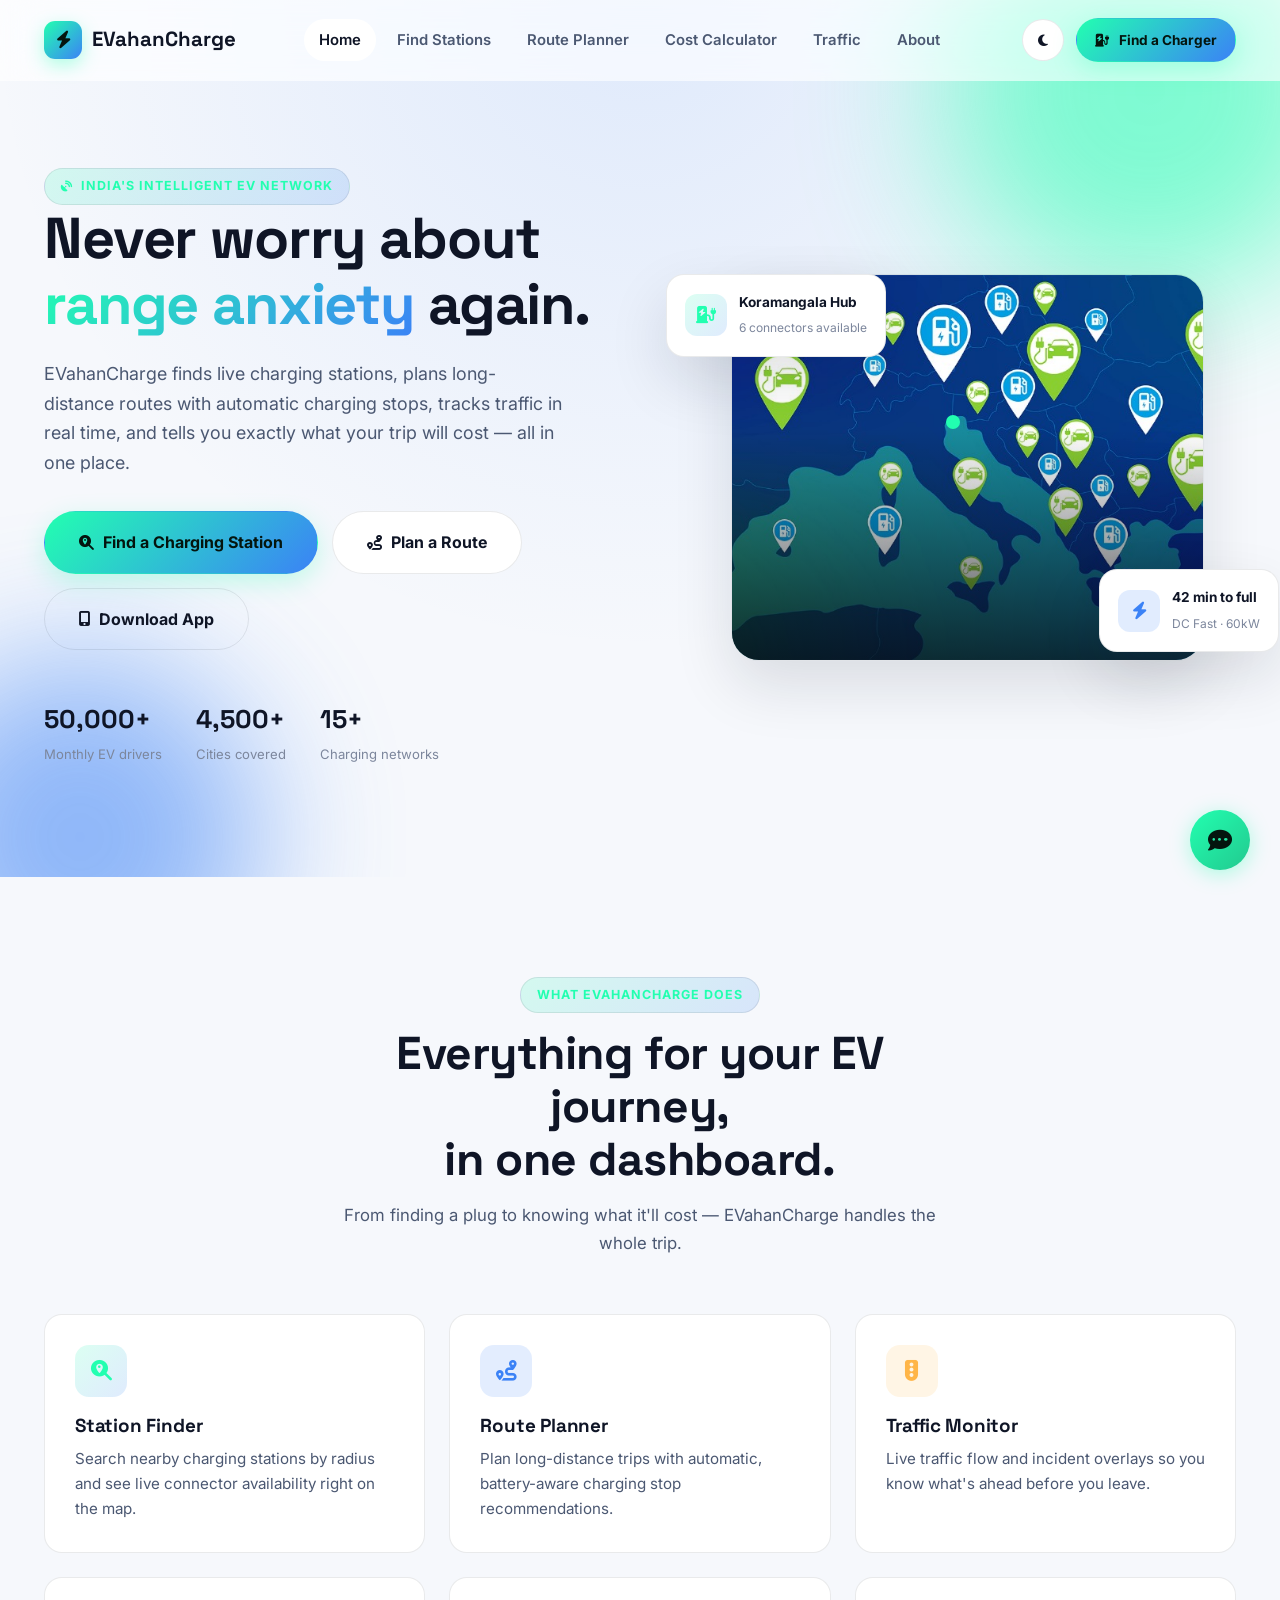
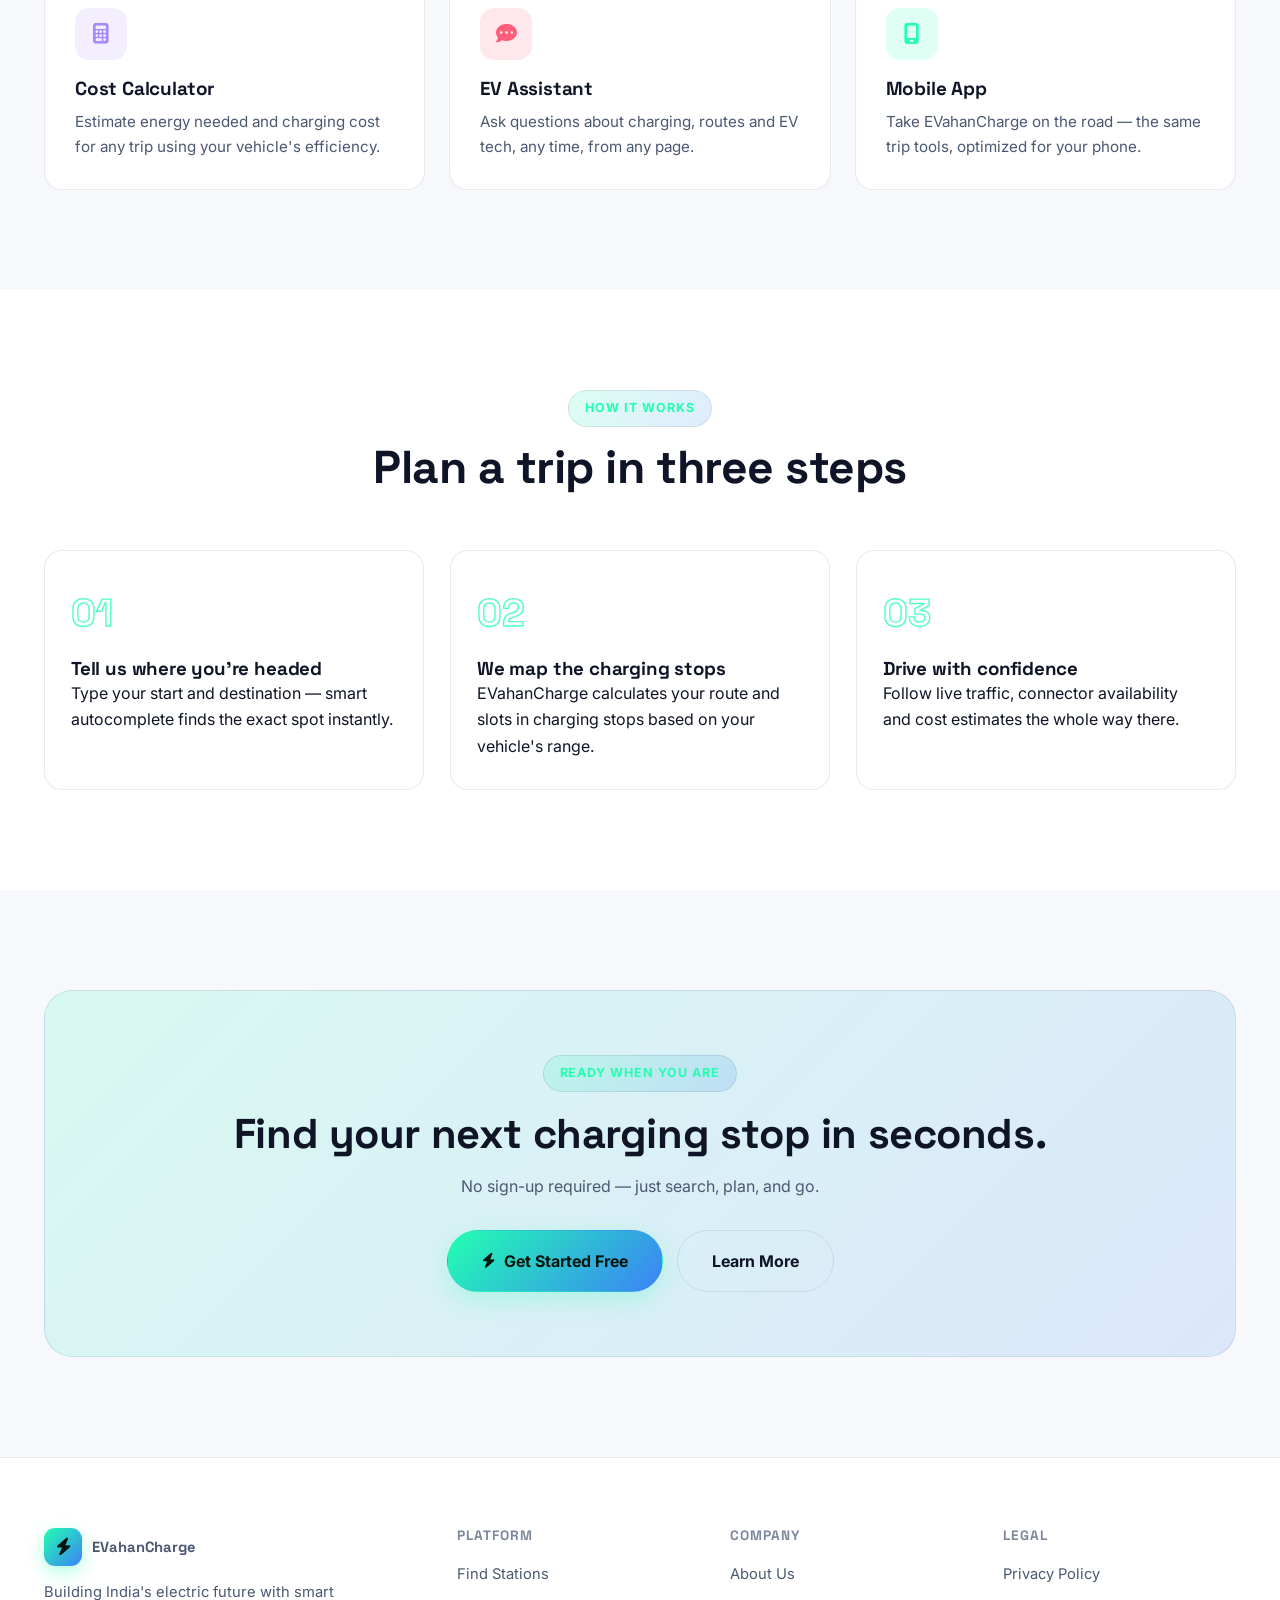
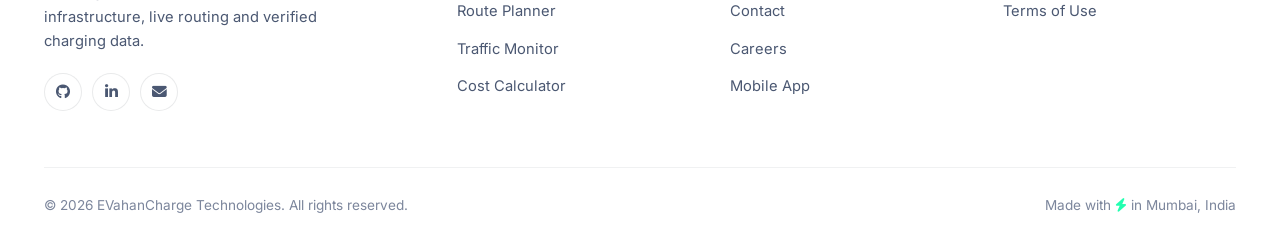
<file: evahancharge/index.html>
<!DOCTYPE html>
<html lang="en" data-theme="dark">
<head>
<meta charset="UTF-8">
<meta name="viewport" content="width=device-width, initial-scale=1.0">
<meta name="theme-color" content="#070a12">
<link rel="icon" href="image/logo.png">
<link href="https://fonts.googleapis.com/css2?family=Space+Grotesk:wght@500;600;700;800&family=Inter:wght@400;500;600;700;800&display=swap" rel="stylesheet">
<link rel="stylesheet" href="https://cdnjs.cloudflare.com/ajax/libs/font-awesome/6.5.1/css/all.min.css">
<link rel="stylesheet" href="assets/css/main.css">
<link rel="stylesheet" href="chatbot.css">
<title>EVahanCharge | India's Intelligent EV Charging Network</title>
<meta name="description" content="Find EV charging stations, plan long-distance routes with charging stops, monitor traffic, and estimate charging cost — all in one place.">
</head>
<body>
<div class="pageload"><div class="loader-ring"></div></div>
<nav class="navbar">
  <div class="container nav-inner">
    <a href="index.html" class="brand">
      <span class="brand-mark"><i class="fa-solid fa-bolt"></i></span>
      EVahanCharge
    </a>
    <div class="nav-links" id="nav-menu">
      <a href="index.html" class="active">Home</a>
      <a href="ev_search.html">Find Stations</a>
      <a href="app_benefits.html">Route Planner</a>
      <a href="ev_calculator.html">Cost Calculator</a>
      <a href="app_benefits.html">Traffic</a>
      <a href="about.html">About</a>
    </div>
    <div class="nav-actions">
      <button id="theme-toggle" class="icon-btn" title="Toggle theme"><i class="fas fa-moon"></i></button>
      <a href="ev_search.html" class="btn btn-primary btn-sm nav-cta"><i class="fa-solid fa-charging-station"></i> Find a Charger</a>
      <button class="nav-toggle" aria-label="Menu"><i class="fas fa-bars"></i></button>
    </div>
  </div>
</nav>

<section class="hero">
  <div class="hero-blob b1"></div>
  <div class="hero-blob b2"></div>
  <div class="container hero-grid">
    <div>
      <div class="eyebrow reveal in"><i class="fa-solid fa-satellite-dish"></i> India's Intelligent EV Network</div>
      <h1 class="hero-title reveal in reveal-delay-1">Never worry about<br><span class="grad-text">range anxiety</span> again.</h1>
      <p class="hero-desc reveal in reveal-delay-2">EVahanCharge finds live charging stations, plans long-distance routes with automatic charging stops, tracks traffic in real time, and tells you exactly what your trip will cost &mdash; all in one place.</p>
      <div class="hero-cta reveal in reveal-delay-3">
        <a href="ev_search.html" class="btn btn-primary btn-lg"><i class="fa-solid fa-magnifying-glass-location"></i> Find a Charging Station</a>
        <a href="app_benefits.html" class="btn btn-ghost btn-lg"><i class="fa-solid fa-route"></i> Plan a Route</a>
        <a href="app_benefits.html" class="btn btn-outline btn-lg"><i class="fa-solid fa-mobile-screen-button"></i> Download App</a>
      </div>
      <div class="hero-stats reveal in reveal-delay-4">
        <div class="hero-stat"><b data-count="50000" data-suffix="+">0</b><span>Monthly EV drivers</span></div>
        <div class="hero-stat"><b data-count="4500" data-suffix="+">0</b><span>Cities covered</span></div>
        <div class="hero-stat"><b data-count="15" data-suffix="+">0</b><span>Charging networks</span></div>
      </div>
    </div>
    <div class="hero-visual reveal in reveal-delay-2">
      <div class="hv-main"><img src="image/map.jpg" alt="Live EV charging map"></div>
      <div class="hv-pulse" style="top:38%; left:46%;"></div>
      <div class="hv-card" style="top:6%; left:-6%; animation-delay:-1s;">
        <div class="hv-icon" style="background:var(--grad-brand-soft); color:var(--accent);"><i class="fa-solid fa-charging-station"></i></div>
        <div><b style="display:block; font-size:.85rem;">Koramangala Hub</b><span style="font-size:.75rem; color:var(--text-faint);">6 connectors available</span></div>
      </div>
      <div class="hv-card" style="bottom:8%; right:-8%; animation-delay:-3s;">
        <div class="hv-icon" style="background:rgba(59,130,246,.15); color:var(--accent-2);"><i class="fa-solid fa-bolt"></i></div>
        <div><b style="display:block; font-size:.85rem;">42 min to full</b><span style="font-size:.75rem; color:var(--text-faint);">DC Fast · 60kW</span></div>
      </div>
    </div>
  </div>
</section>

<section class="section" id="features">
  <div class="container">
    <div class="section-head reveal">
      <div class="eyebrow">What EVahanCharge does</div>
      <h2 class="section-title">Everything for your EV journey,<br>in one dashboard.</h2>
      <p class="section-desc">From finding a plug to knowing what it'll cost &mdash; EVahanCharge handles the whole trip.</p>
    </div>
    <div class="grid grid-3">
      <a href="ev_search.html" class="card reveal" style="text-decoration:none;">
        <div class="card-icon"><i class="fa-solid fa-magnifying-glass-location"></i></div>
        <h3>Station Finder</h3>
        <p>Search nearby charging stations by radius and see live connector availability right on the map.</p>
      </a>
      <a href="app_benefits.html" class="card reveal reveal-delay-1" style="text-decoration:none;">
        <div class="card-icon" style="background:rgba(59,130,246,.14); color:var(--accent-2);"><i class="fa-solid fa-route"></i></div>
        <h3>Route Planner</h3>
        <p>Plan long-distance trips with automatic, battery-aware charging stop recommendations.</p>
      </a>
      <a href="app_benefits.html" class="card reveal reveal-delay-2" style="text-decoration:none;">
        <div class="card-icon" style="background:rgba(255,181,71,.14); color:var(--accent-warn);"><i class="fa-solid fa-traffic-light"></i></div>
        <h3>Traffic Monitor</h3>
        <p>Live traffic flow and incident overlays so you know what's ahead before you leave.</p>
      </a>
      <a href="ev_calculator.html" class="card reveal reveal-delay-3" style="text-decoration:none;">
        <div class="card-icon" style="background:rgba(167,139,250,.14); color:var(--accent-3);"><i class="fa-solid fa-calculator"></i></div>
        <h3>Cost Calculator</h3>
        <p>Estimate energy needed and charging cost for any trip using your vehicle's efficiency.</p>
      </a>
      <a href="index.html#chat" class="card reveal reveal-delay-4" style="text-decoration:none;" onclick="document.getElementById('chat-toggle-btn').click(); return false;">
        <div class="card-icon" style="background:rgba(255,93,122,.14); color:var(--accent-danger);"><i class="fa-solid fa-comment-dots"></i></div>
        <h3>EV Assistant</h3>
        <p>Ask questions about charging, routes and EV tech, any time, from any page.</p>
      </a>
      <a href="app_benefits.html" class="card reveal reveal-delay-1" style="text-decoration:none;">
        <div class="card-icon" style="background:rgba(34,255,176,.14); color:var(--accent);"><i class="fa-solid fa-mobile-screen"></i></div>
        <h3>Mobile App</h3>
        <p>Take EVahanCharge on the road &mdash; the same trip tools, optimized for your phone.</p>
      </a>
    </div>
  </div>
</section>

<section class="section" style="background:var(--bg-alt);">
  <div class="container">
    <div class="section-head reveal">
      <div class="eyebrow">How it works</div>
      <h2 class="section-title">Plan a trip in three steps</h2>
    </div>
    <div class="steps">
      <div class="step reveal">
        <h3>Tell us where you're headed</h3>
        <p>Type your start and destination &mdash; smart autocomplete finds the exact spot instantly.</p>
      </div>
      <div class="step reveal reveal-delay-1">
        <h3>We map the charging stops</h3>
        <p>EVahanCharge calculates your route and slots in charging stops based on your vehicle's range.</p>
      </div>
      <div class="step reveal reveal-delay-2">
        <h3>Drive with confidence</h3>
        <p>Follow live traffic, connector availability and cost estimates the whole way there.</p>
      </div>
    </div>
  </div>
</section>

<section class="section">
  <div class="container">
    <div class="cta-band reveal">
      <div class="eyebrow" style="margin-bottom:18px;">Ready when you are</div>
      <h2>Find your next charging stop in seconds.</h2>
      <p>No sign-up required &mdash; just search, plan, and go.</p>
      <div class="hero-cta" style="justify-content:center;">
        <a href="ev_search.html" class="btn btn-primary btn-lg"><i class="fa-solid fa-bolt"></i> Get Started Free</a>
        <a href="about.html" class="btn btn-outline btn-lg">Learn More</a>
      </div>
    </div>
  </div>
</section>

<footer class="footer">
  <div class="container">
    <div class="footer-grid">
      <div class="footer-brand">
        <a href="index.html" class="brand">
          <span class="brand-mark"><i class="fa-solid fa-bolt"></i></span>
          EVahanCharge
        </a>
        <p>Building India's electric future with smart infrastructure, live routing and verified charging data.</p>
        <div class="socials">
          <a href="https://github.com/rutiksdshinde" target="_blank" rel="noopener" aria-label="GitHub"><i class="fa-brands fa-github"></i></a>
          <a href="https://www.linkedin.com/in/rutik-shinde-09a438237/" target="_blank" rel="noopener" aria-label="LinkedIn"><i class="fa-brands fa-linkedin-in"></i></a>
          <a href="mailto:support@evahancharge.com" aria-label="Email"><i class="fa-solid fa-envelope"></i></a>
        </div>
      </div>
      <div>
        <h4>Platform</h4>
        <ul>
          <li><a href="ev_search.html">Find Stations</a></li>
          <li><a href="app_benefits.html">Route Planner</a></li>
          <li><a href="app_benefits.html">Traffic Monitor</a></li>
          <li><a href="ev_calculator.html">Cost Calculator</a></li>
        </ul>
      </div>
      <div>
        <h4>Company</h4>
        <ul>
          <li><a href="about.html">About Us</a></li>
          <li><a href="contact.html">Contact</a></li>
          <li><a href="careers.html">Careers</a></li>
          <li><a href="app_benefits.html">Mobile App</a></li>
        </ul>
      </div>
      <div>
        <h4>Legal</h4>
        <ul>
          <li><a href="privacy.html">Privacy Policy</a></li>
          <li><a href="terms.html">Terms of Use</a></li>
        </ul>
      </div>
    </div>
    <div class="footer-bottom">
      <span>&copy; <span class="js-year">2026</span> EVahanCharge Technologies. All rights reserved.</span>
      <span>Made with <i class="fa-solid fa-bolt" style="color:var(--accent)"></i> in Mumbai, India</span>
    </div>
  </div>
</footer>
<button id="chat-toggle-btn" title="Chat with EV Assistant" onclick="toggleChat()"><i class="fas fa-comment-dots"></i></button>
<div id="chat-window" class="chat-hidden">
  <div class="chat-header">
    <span><i class="fa-solid fa-bolt"></i> EV Assistant</span>
    <button onclick="toggleChat()" class="close-chat">&times;</button>
  </div>
  <div id="chat-messages"></div>
  <div id="typing-indicator" class="typing-indicator" style="display:none;">
    <span></span><span></span><span></span>
  </div>
  <div class="chat-input-area">
    <input type="text" id="user-input" placeholder="Ask about charging, routes, cost..." onkeypress="handleEnter(event)">
    <button onclick="sendMessage()"><i class="fas fa-paper-plane"></i></button>
  </div>
</div>
<script src="config.js"></script>
<script src="theme-toggle.js"></script>
<script src="assets/js/site.js"></script>
<script src="chatbot.js"></script>
</body>
</html>
</file>
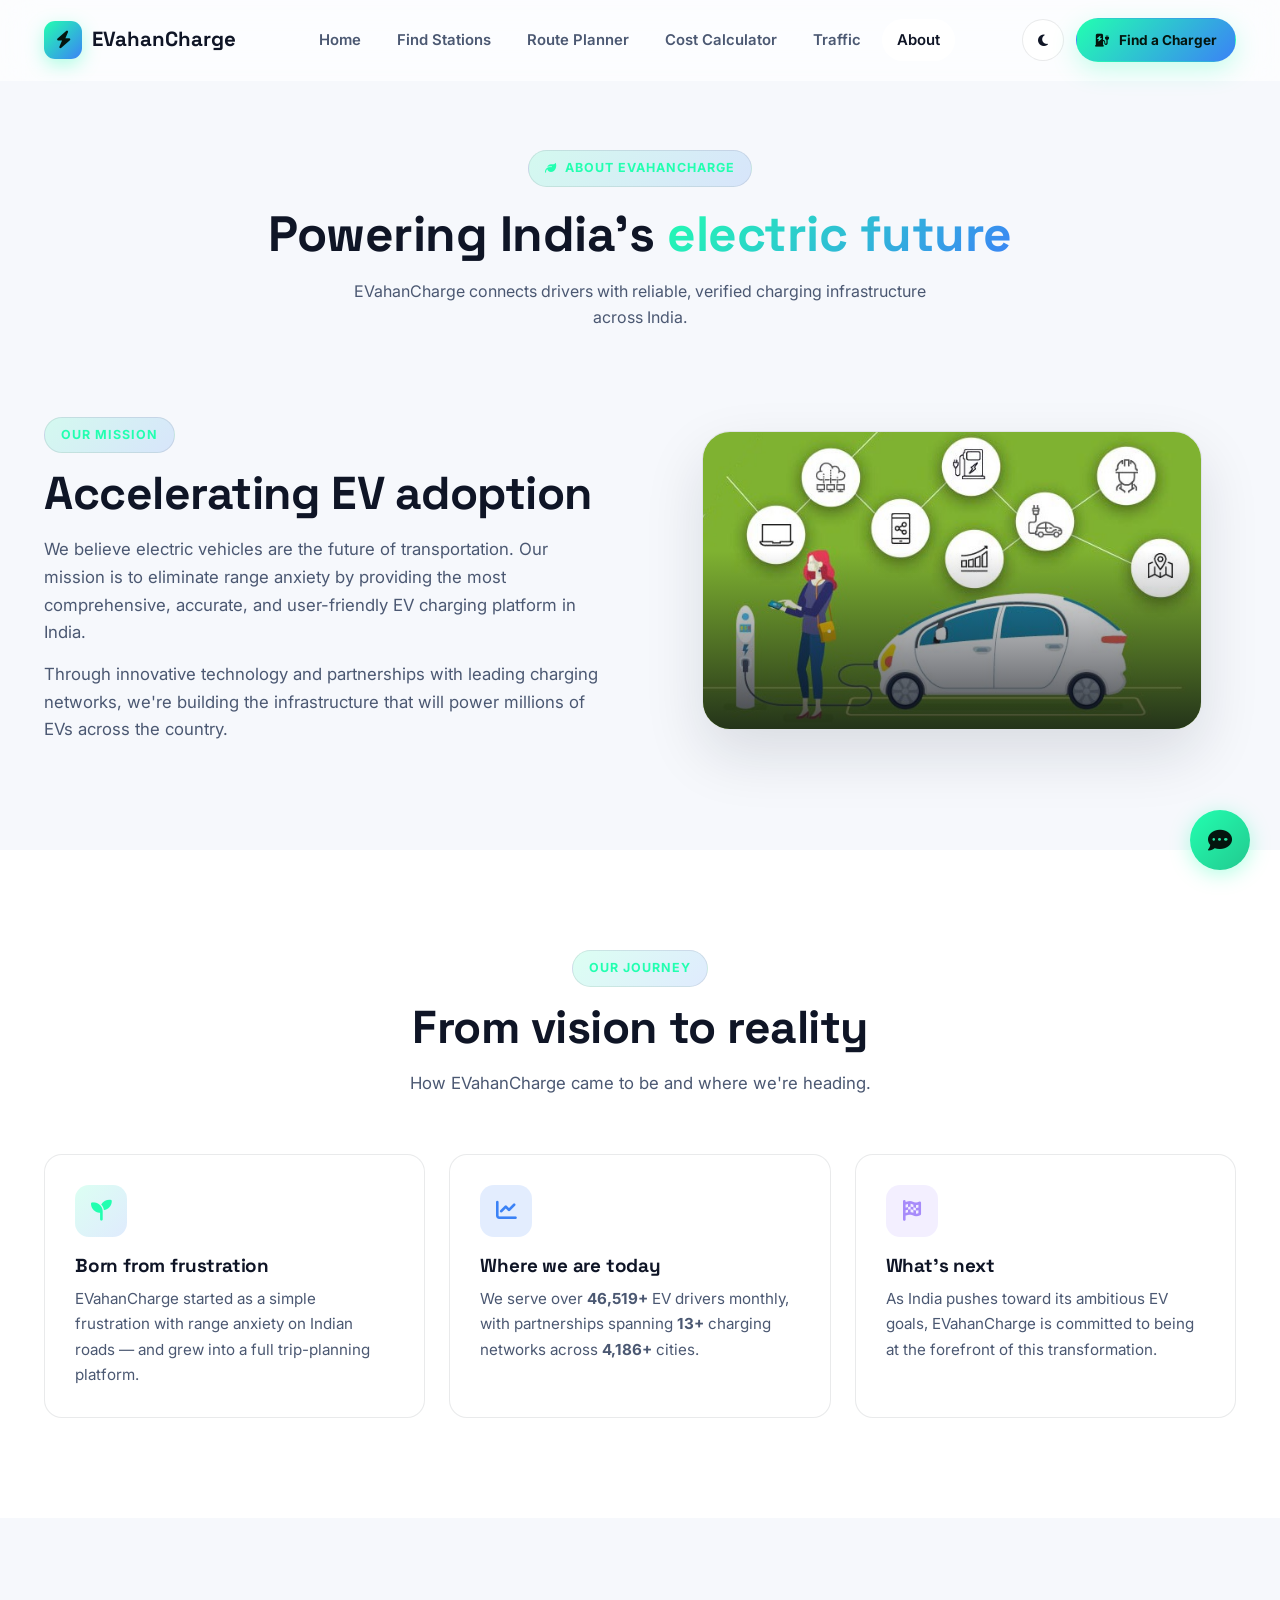
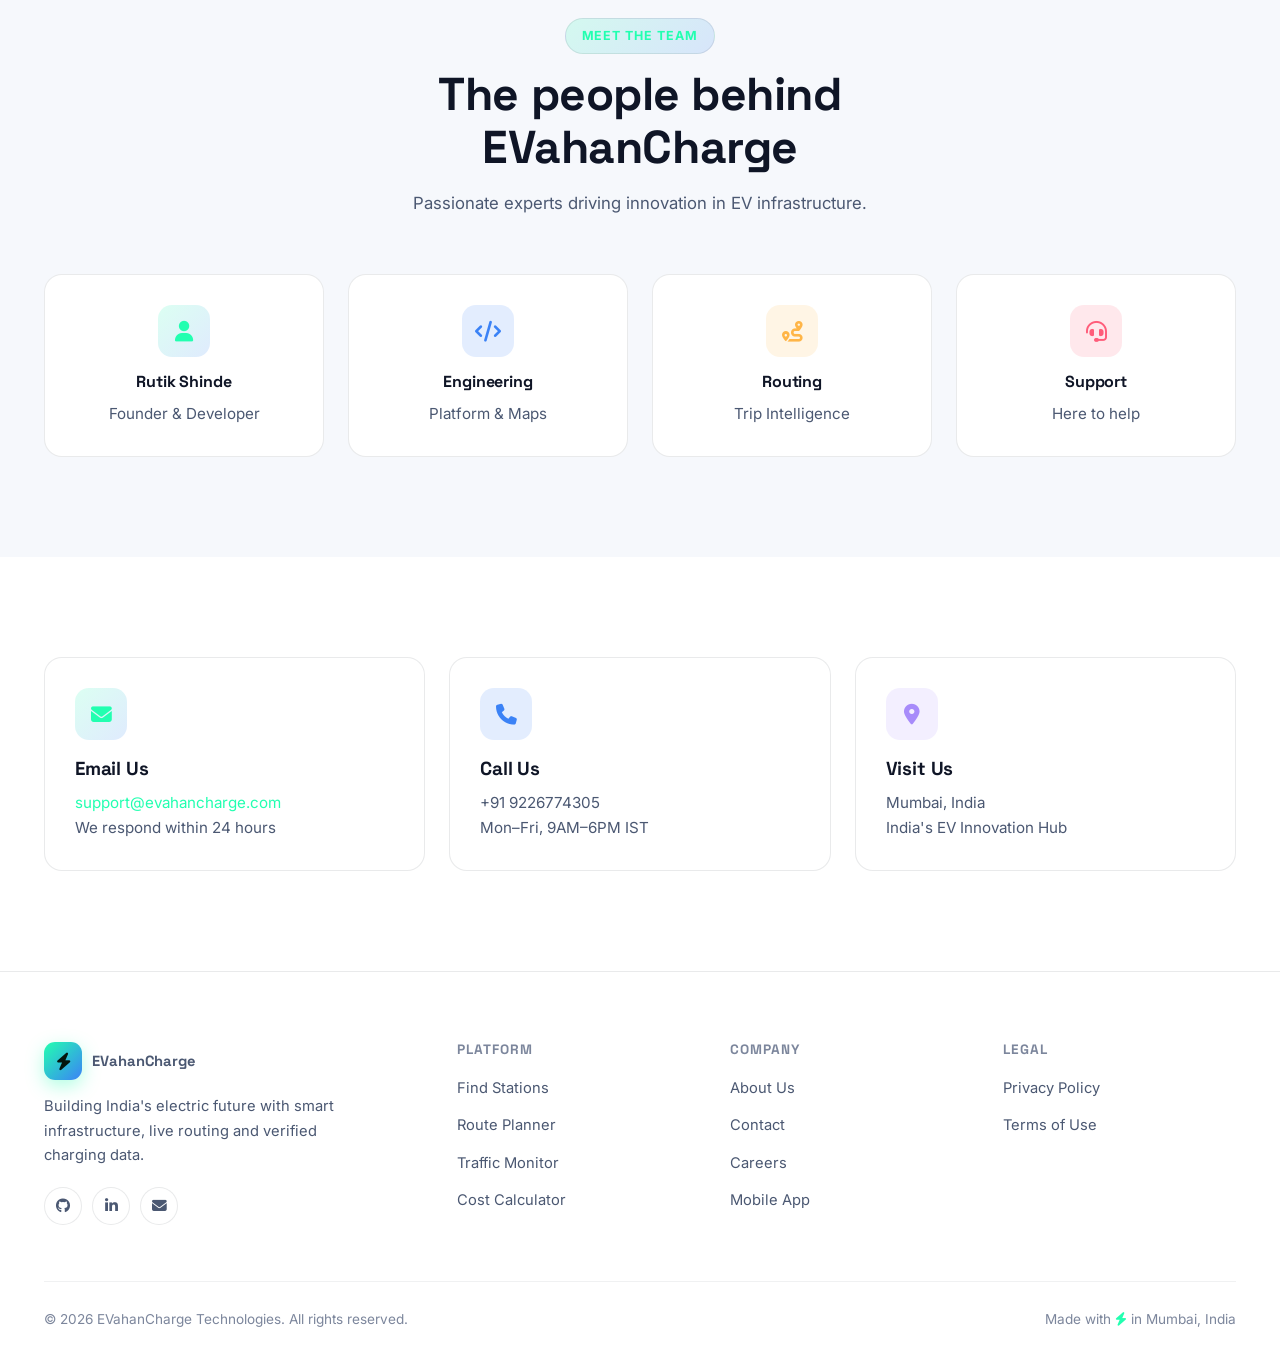
<file: evahancharge/about.html>
<!DOCTYPE html>
<html lang="en" data-theme="dark">
<head>
<meta charset="UTF-8">
<meta name="viewport" content="width=device-width, initial-scale=1.0">
<meta name="theme-color" content="#070a12">
<link rel="icon" href="image/logo.png">
<link href="https://fonts.googleapis.com/css2?family=Space+Grotesk:wght@500;600;700;800&family=Inter:wght@400;500;600;700;800&display=swap" rel="stylesheet">
<link rel="stylesheet" href="https://cdnjs.cloudflare.com/ajax/libs/font-awesome/6.5.1/css/all.min.css">
<link rel="stylesheet" href="assets/css/main.css">
<link rel="stylesheet" href="chatbot.css">
<title>About EVahanCharge | India's EV Charging Platform</title>
<meta name="description" content="Learn about EVahanCharge's mission to eliminate range anxiety and accelerate EV adoption across India.">
</head>
<body>
<div class="pageload"><div class="loader-ring"></div></div>
<nav class="navbar">
  <div class="container nav-inner">
    <a href="index.html" class="brand">
      <span class="brand-mark"><i class="fa-solid fa-bolt"></i></span>
      EVahanCharge
    </a>
    <div class="nav-links" id="nav-menu">
      <a href="index.html">Home</a>
      <a href="ev_search.html">Find Stations</a>
      <a href="app_benefits.html">Route Planner</a>
      <a href="ev_calculator.html">Cost Calculator</a>
      <a href="app_benefits.html">Traffic</a>
      <a href="about.html" class="active">About</a>
    </div>
    <div class="nav-actions">
      <button id="theme-toggle" class="icon-btn" title="Toggle theme"><i class="fas fa-moon"></i></button>
      <a href="ev_search.html" class="btn btn-primary btn-sm nav-cta"><i class="fa-solid fa-charging-station"></i> Find a Charger</a>
      <button class="nav-toggle" aria-label="Menu"><i class="fas fa-bars"></i></button>
    </div>
  </div>
</nav>

<section class="page-hero">
  <div class="container">
    <div class="eyebrow reveal in"><i class="fa-solid fa-leaf"></i> About EVahanCharge</div>
    <h1 class="reveal in reveal-delay-1">Powering India's <span class="grad-text">electric future</span></h1>
    <p class="reveal in reveal-delay-2">EVahanCharge connects drivers with reliable, verified charging infrastructure across India.</p>
  </div>
</section>

<section class="section" style="padding-top:20px;">
  <div class="container">
    <div class="grid grid-2" style="align-items:center; gap:56px;">
      <div class="reveal">
        <div class="eyebrow">Our Mission</div>
        <h2 class="section-title" style="text-align:left;">Accelerating EV adoption</h2>
        <p class="section-desc" style="text-align:left; margin-bottom:14px;">We believe electric vehicles are the future of transportation. Our mission is to eliminate range anxiety by providing the most comprehensive, accurate, and user-friendly EV charging platform in India.</p>
        <p class="section-desc" style="text-align:left;">Through innovative technology and partnerships with leading charging networks, we're building the infrastructure that will power millions of EVs across the country.</p>
      </div>
      <div class="hero-visual reveal reveal-delay-1" style="height:340px;">
        <div class="hv-main"><img src="image/EV.jpg" alt="Electric vehicle charging"></div>
      </div>
    </div>
  </div>
</section>

<section class="section" style="background:var(--bg-alt);">
  <div class="container">
    <div class="section-head reveal">
      <div class="eyebrow">Our Journey</div>
      <h2 class="section-title">From vision to reality</h2>
      <p class="section-desc">How EVahanCharge came to be and where we're heading.</p>
    </div>
    <div class="grid grid-3">
      <div class="card reveal">
        <div class="card-icon"><i class="fa-solid fa-seedling"></i></div>
        <h3>Born from frustration</h3>
        <p>EVahanCharge started as a simple frustration with range anxiety on Indian roads &mdash; and grew into a full trip-planning platform.</p>
      </div>
      <div class="card reveal reveal-delay-1">
        <div class="card-icon" style="background:rgba(59,130,246,.14); color:var(--accent-2);"><i class="fa-solid fa-chart-line"></i></div>
        <h3>Where we are today</h3>
        <p>We serve over <b data-count="50000" data-suffix="+">0</b> EV drivers monthly, with partnerships spanning <b data-count="15" data-suffix="+">0</b> charging networks across <b data-count="4500" data-suffix="+">0</b> cities.</p>
      </div>
      <div class="card reveal reveal-delay-2">
        <div class="card-icon" style="background:rgba(167,139,250,.14); color:var(--accent-3);"><i class="fa-solid fa-flag-checkered"></i></div>
        <h3>What's next</h3>
        <p>As India pushes toward its ambitious EV goals, EVahanCharge is committed to being at the forefront of this transformation.</p>
      </div>
    </div>
  </div>
</section>

<section class="section">
  <div class="container">
    <div class="section-head reveal">
      <div class="eyebrow">Meet the Team</div>
      <h2 class="section-title">The people behind EVahanCharge</h2>
      <p class="section-desc">Passionate experts driving innovation in EV infrastructure.</p>
    </div>
    <div class="grid grid-4">
      <div class="card reveal" style="text-align:center;">
        <div class="card-icon" style="margin:0 auto 16px; background:var(--grad-brand-soft);"><i class="fa-solid fa-user"></i></div>
        <h3 style="font-size:1rem;">Rutik Shinde</h3>
        <p>Founder &amp; Developer</p>
      </div>
      <div class="card reveal reveal-delay-1" style="text-align:center;">
        <div class="card-icon" style="margin:0 auto 16px; background:rgba(59,130,246,.14); color:var(--accent-2);"><i class="fa-solid fa-code"></i></div>
        <h3 style="font-size:1rem;">Engineering</h3>
        <p>Platform &amp; Maps</p>
      </div>
      <div class="card reveal reveal-delay-2" style="text-align:center;">
        <div class="card-icon" style="margin:0 auto 16px; background:rgba(255,181,71,.14); color:var(--accent-warn);"><i class="fa-solid fa-route"></i></div>
        <h3 style="font-size:1rem;">Routing</h3>
        <p>Trip Intelligence</p>
      </div>
      <div class="card reveal reveal-delay-3" style="text-align:center;">
        <div class="card-icon" style="margin:0 auto 16px; background:rgba(255,93,122,.14); color:var(--accent-danger);"><i class="fa-solid fa-headset"></i></div>
        <h3 style="font-size:1rem;">Support</h3>
        <p>Here to help</p>
      </div>
    </div>
  </div>
</section>

<section class="section" style="background:var(--bg-alt);">
  <div class="container">
    <div class="grid grid-3">
      <div class="card reveal">
        <div class="card-icon"><i class="fa-solid fa-envelope"></i></div>
        <h3>Email Us</h3>
        <p><a href="mailto:support@evahancharge.com" style="color:var(--accent); text-decoration:none;">support@evahancharge.com</a><br>We respond within 24 hours</p>
      </div>
      <div class="card reveal reveal-delay-1">
        <div class="card-icon" style="background:rgba(59,130,246,.14); color:var(--accent-2);"><i class="fa-solid fa-phone"></i></div>
        <h3>Call Us</h3>
        <p>+91 9226774305<br>Mon&ndash;Fri, 9AM&ndash;6PM IST</p>
      </div>
      <div class="card reveal reveal-delay-2">
        <div class="card-icon" style="background:rgba(167,139,250,.14); color:var(--accent-3);"><i class="fa-solid fa-location-dot"></i></div>
        <h3>Visit Us</h3>
        <p>Mumbai, India<br>India's EV Innovation Hub</p>
      </div>
    </div>
  </div>
</section>

<footer class="footer">
  <div class="container">
    <div class="footer-grid">
      <div class="footer-brand">
        <a href="index.html" class="brand">
          <span class="brand-mark"><i class="fa-solid fa-bolt"></i></span>
          EVahanCharge
        </a>
        <p>Building India's electric future with smart infrastructure, live routing and verified charging data.</p>
        <div class="socials">
          <a href="https://github.com/rutiksdshinde" target="_blank" rel="noopener" aria-label="GitHub"><i class="fa-brands fa-github"></i></a>
          <a href="https://www.linkedin.com/in/rutik-shinde-09a438237/" target="_blank" rel="noopener" aria-label="LinkedIn"><i class="fa-brands fa-linkedin-in"></i></a>
          <a href="mailto:support@evahancharge.com" aria-label="Email"><i class="fa-solid fa-envelope"></i></a>
        </div>
      </div>
      <div>
        <h4>Platform</h4>
        <ul>
          <li><a href="ev_search.html">Find Stations</a></li>
          <li><a href="app_benefits.html">Route Planner</a></li>
          <li><a href="app_benefits.html">Traffic Monitor</a></li>
          <li><a href="ev_calculator.html">Cost Calculator</a></li>
        </ul>
      </div>
      <div>
        <h4>Company</h4>
        <ul>
          <li><a href="about.html">About Us</a></li>
          <li><a href="contact.html">Contact</a></li>
          <li><a href="careers.html">Careers</a></li>
          <li><a href="app_benefits.html">Mobile App</a></li>
        </ul>
      </div>
      <div>
        <h4>Legal</h4>
        <ul>
          <li><a href="privacy.html">Privacy Policy</a></li>
          <li><a href="terms.html">Terms of Use</a></li>
        </ul>
      </div>
    </div>
    <div class="footer-bottom">
      <span>&copy; <span class="js-year">2026</span> EVahanCharge Technologies. All rights reserved.</span>
      <span>Made with <i class="fa-solid fa-bolt" style="color:var(--accent)"></i> in Mumbai, India</span>
    </div>
  </div>
</footer>
<button id="chat-toggle-btn" title="Chat with EV Assistant" onclick="toggleChat()"><i class="fas fa-comment-dots"></i></button>
<div id="chat-window" class="chat-hidden">
  <div class="chat-header">
    <span><i class="fa-solid fa-bolt"></i> EV Assistant</span>
    <button onclick="toggleChat()" class="close-chat">&times;</button>
  </div>
  <div id="chat-messages"></div>
  <div id="typing-indicator" class="typing-indicator" style="display:none;">
    <span></span><span></span><span></span>
  </div>
  <div class="chat-input-area">
    <input type="text" id="user-input" placeholder="Ask about charging, routes, cost..." onkeypress="handleEnter(event)">
    <button onclick="sendMessage()"><i class="fas fa-paper-plane"></i></button>
  </div>
</div>
<script src="config.js"></script>
<script src="theme-toggle.js"></script>
<script src="assets/js/site.js"></script>
<script src="chatbot.js"></script>
</body>
</html>
</file>
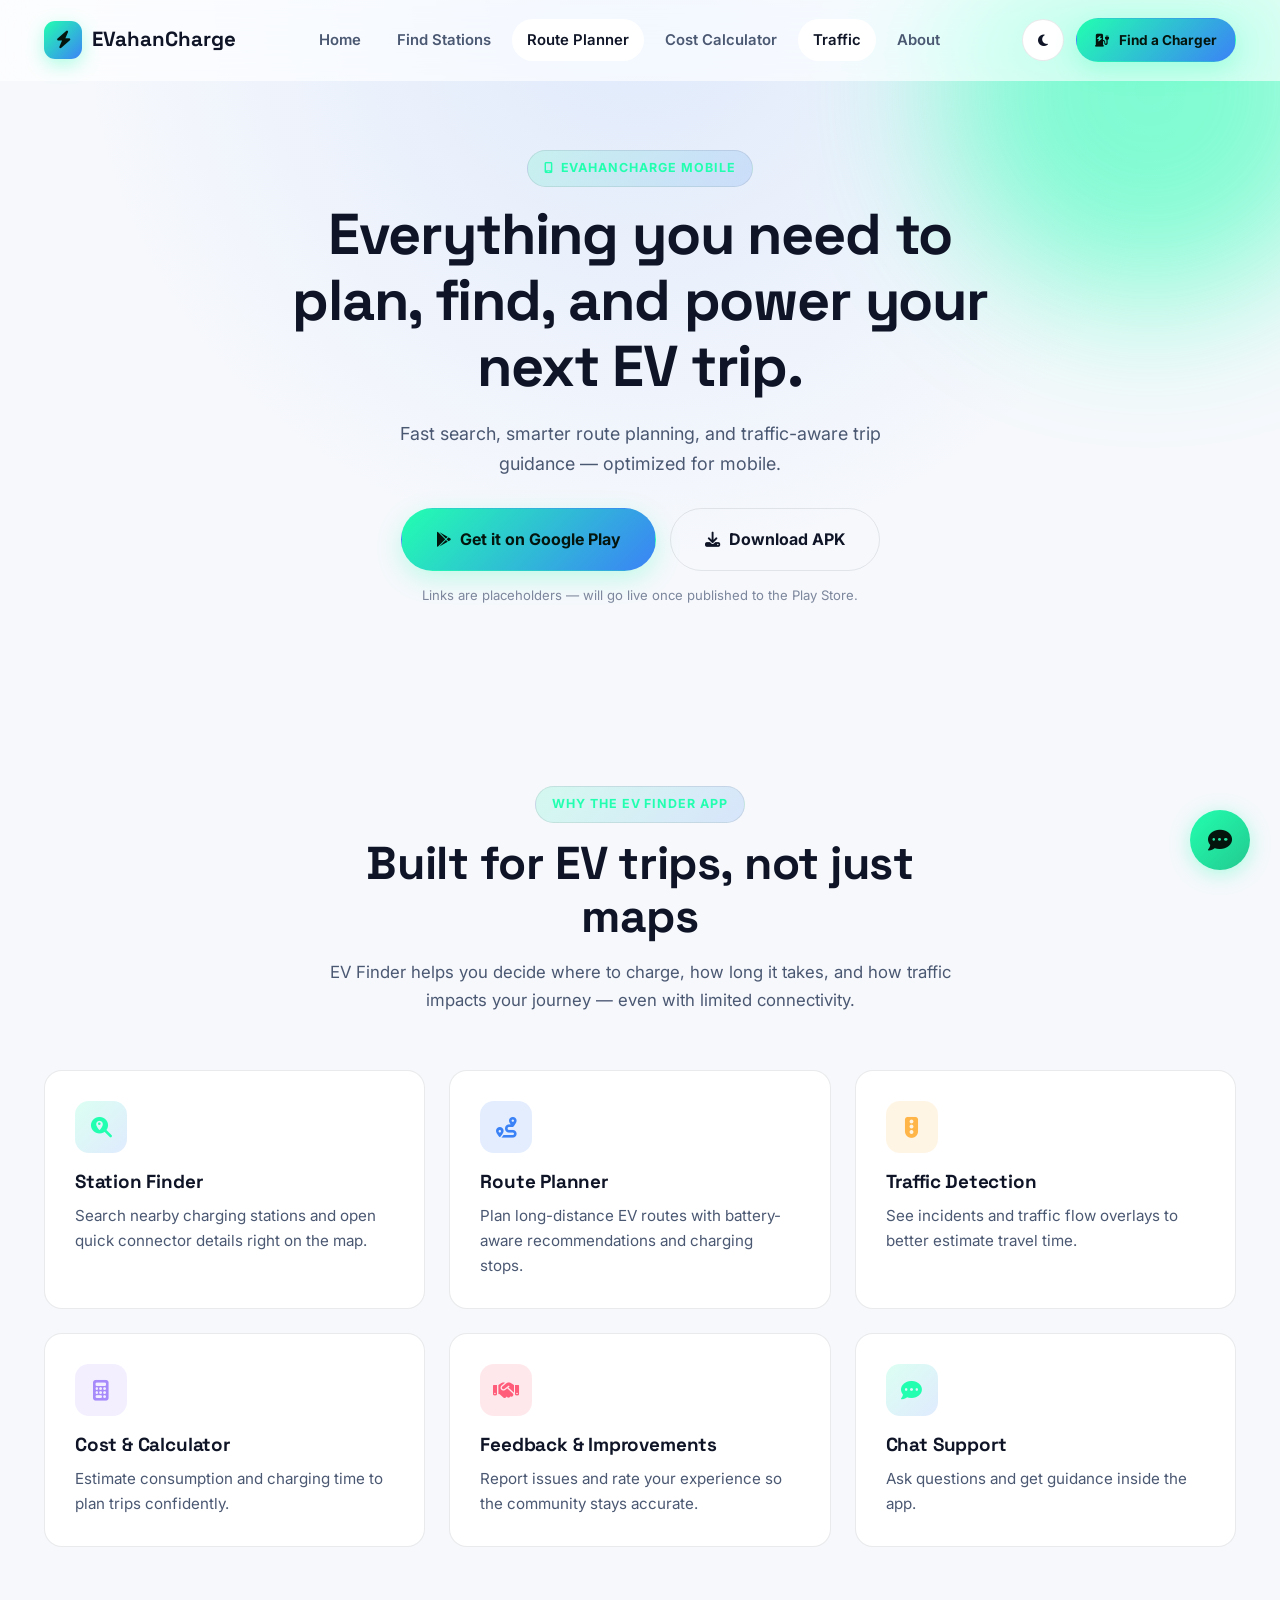
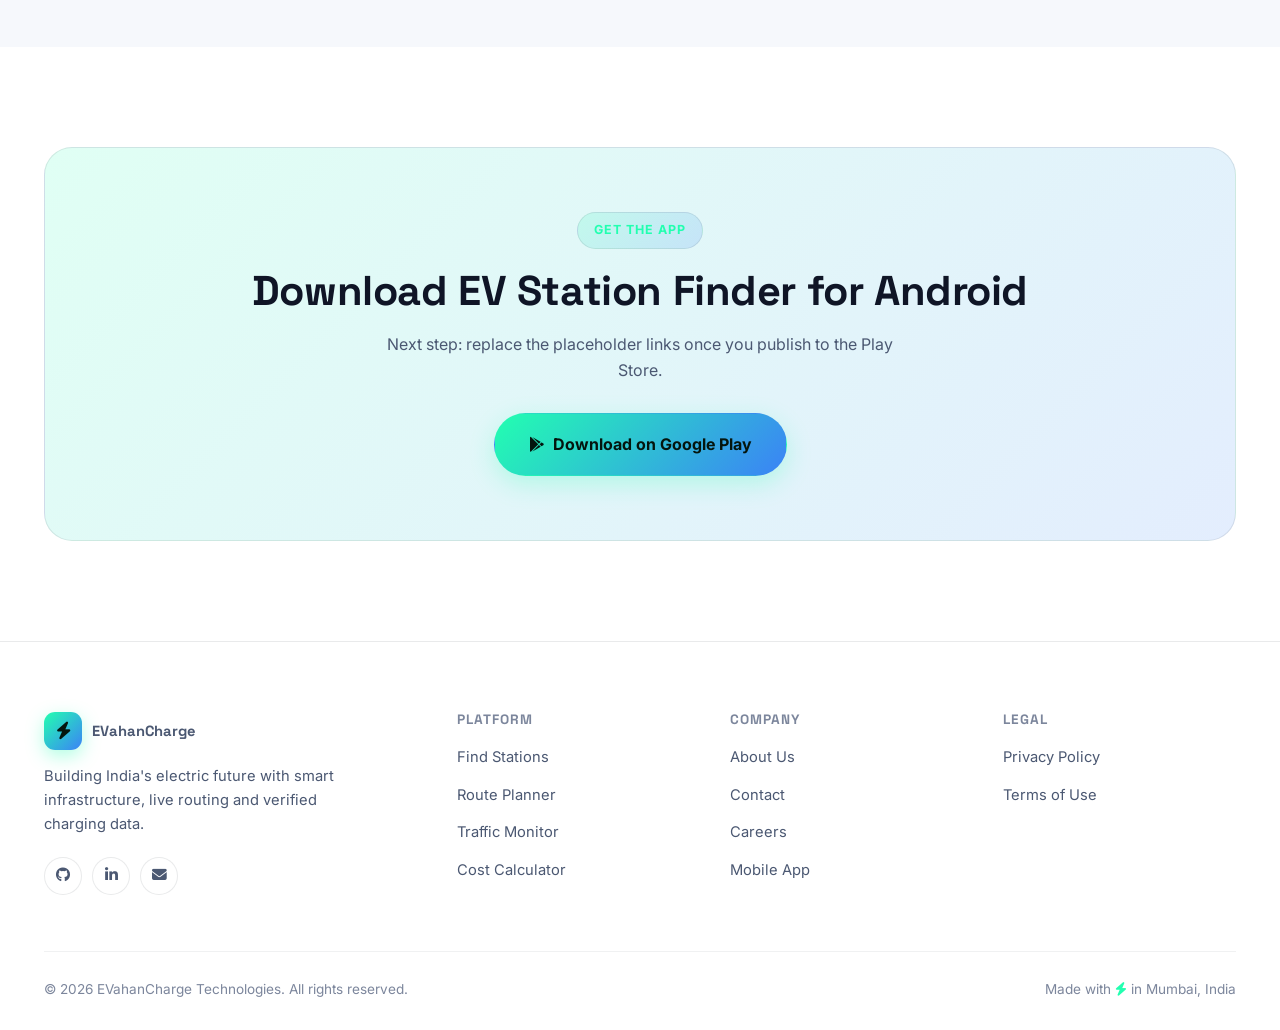
<file: evahancharge/app_benefits.html>
<!DOCTYPE html>
<html lang="en" data-theme="dark">
<head>
<meta charset="UTF-8">
<meta name="viewport" content="width=device-width, initial-scale=1.0">
<meta name="theme-color" content="#070a12">
<link rel="icon" href="image/logo.png">
<link href="https://fonts.googleapis.com/css2?family=Space+Grotesk:wght@500;600;700;800&family=Inter:wght@400;500;600;700;800&display=swap" rel="stylesheet">
<link rel="stylesheet" href="https://cdnjs.cloudflare.com/ajax/libs/font-awesome/6.5.1/css/all.min.css">
<link rel="stylesheet" href="assets/css/main.css">
<link rel="stylesheet" href="chatbot.css">
<title>EVahanCharge Mobile App | EV Station Finder for Android</title>
<meta name="description" content="Download the EVahanCharge mobile app for on-the-go station finding, route planning and traffic-aware trip guidance.">
</head>
<body>
<div class="pageload"><div class="loader-ring"></div></div>
<nav class="navbar">
  <div class="container nav-inner">
    <a href="index.html" class="brand">
      <span class="brand-mark"><i class="fa-solid fa-bolt"></i></span>
      EVahanCharge
    </a>
    <div class="nav-links" id="nav-menu">
      <a href="index.html">Home</a>
      <a href="ev_search.html">Find Stations</a>
      <a href="app_benefits.html">Route Planner</a>
      <a href="ev_calculator.html">Cost Calculator</a>
      <a href="app_benefits.html">Traffic</a>
      <a href="about.html">About</a>
    </div>
    <div class="nav-actions">
      <button id="theme-toggle" class="icon-btn" title="Toggle theme"><i class="fas fa-moon"></i></button>
      <a href="ev_search.html" class="btn btn-primary btn-sm nav-cta"><i class="fa-solid fa-charging-station"></i> Find a Charger</a>
      <button class="nav-toggle" aria-label="Menu"><i class="fas fa-bars"></i></button>
    </div>
  </div>
</nav>

<section class="hero" style="padding:150px 0 80px;">
  <div class="hero-blob b1"></div>
  <div class="container" style="text-align:center; position:relative;">
    <div class="eyebrow reveal in"><i class="fa-solid fa-mobile-screen"></i> EVahanCharge Mobile</div>
    <h1 class="hero-title reveal in reveal-delay-1" style="max-width:720px; margin:14px auto 0;">Everything you need to plan, find, and power your next EV trip.</h1>
    <p class="hero-desc reveal in reveal-delay-2" style="max-width:560px; margin:20px auto 0;">Fast search, smarter route planning, and traffic-aware trip guidance &mdash; optimized for mobile.</p>
    <div class="hero-cta reveal in reveal-delay-3" style="justify-content:center; margin-top:30px;">
      <a href="#" class="btn btn-primary btn-lg"><i class="fa-brands fa-google-play"></i> Get it on Google Play</a>
      <a href="#" class="btn btn-outline btn-lg"><i class="fa-solid fa-download"></i> Download APK</a>
    </div>
    <p class="reveal in reveal-delay-4" style="color:var(--text-faint); font-size:.82rem; margin-top:14px;">Links are placeholders — will go live once published to the Play Store.</p>
  </div>
</section>

<section class="section">
  <div class="container">
    <div class="section-head reveal">
      <div class="eyebrow">Why the EV Finder app</div>
      <h2 class="section-title">Built for EV trips, not just maps</h2>
      <p class="section-desc">EV Finder helps you decide where to charge, how long it takes, and how traffic impacts your journey &mdash; even with limited connectivity.</p>
    </div>
    <div class="grid grid-3">
      <div class="card reveal"><div class="card-icon"><i class="fa-solid fa-magnifying-glass-location"></i></div><h3>Station Finder</h3><p>Search nearby charging stations and open quick connector details right on the map.</p></div>
      <div class="card reveal reveal-delay-1"><div class="card-icon" style="background:rgba(59,130,246,.14); color:var(--accent-2);"><i class="fa-solid fa-route"></i></div><h3>Route Planner</h3><p>Plan long-distance EV routes with battery-aware recommendations and charging stops.</p></div>
      <div class="card reveal reveal-delay-2"><div class="card-icon" style="background:rgba(255,181,71,.14); color:var(--accent-warn);"><i class="fa-solid fa-traffic-light"></i></div><h3>Traffic Detection</h3><p>See incidents and traffic flow overlays to better estimate travel time.</p></div>
      <div class="card reveal"><div class="card-icon" style="background:rgba(167,139,250,.14); color:var(--accent-3);"><i class="fa-solid fa-calculator"></i></div><h3>Cost &amp; Calculator</h3><p>Estimate consumption and charging time to plan trips confidently.</p></div>
      <div class="card reveal reveal-delay-1"><div class="card-icon" style="background:rgba(255,93,122,.14); color:var(--accent-danger);"><i class="fa-solid fa-handshake"></i></div><h3>Feedback &amp; Improvements</h3><p>Report issues and rate your experience so the community stays accurate.</p></div>
      <div class="card reveal reveal-delay-2"><div class="card-icon"><i class="fa-solid fa-comment-dots"></i></div><h3>Chat Support</h3><p>Ask questions and get guidance inside the app.</p></div>
    </div>
  </div>
</section>

<section class="section" style="background:var(--bg-alt);">
  <div class="container">
    <div class="cta-band reveal">
      <div class="eyebrow" style="margin-bottom:18px;">Get the app</div>
      <h2>Download EV Station Finder for Android</h2>
      <p>Next step: replace the placeholder links once you publish to the Play Store.</p>
      <div class="hero-cta" style="justify-content:center;">
        <a href="#" class="btn btn-primary btn-lg"><i class="fa-brands fa-google-play"></i> Download on Google Play</a>
      </div>
    </div>
  </div>
</section>

<footer class="footer">
  <div class="container">
    <div class="footer-grid">
      <div class="footer-brand">
        <a href="index.html" class="brand">
          <span class="brand-mark"><i class="fa-solid fa-bolt"></i></span>
          EVahanCharge
        </a>
        <p>Building India's electric future with smart infrastructure, live routing and verified charging data.</p>
        <div class="socials">
          <a href="https://github.com/rutiksdshinde" target="_blank" rel="noopener" aria-label="GitHub"><i class="fa-brands fa-github"></i></a>
          <a href="https://www.linkedin.com/in/rutik-shinde-09a438237/" target="_blank" rel="noopener" aria-label="LinkedIn"><i class="fa-brands fa-linkedin-in"></i></a>
          <a href="mailto:support@evahancharge.com" aria-label="Email"><i class="fa-solid fa-envelope"></i></a>
        </div>
      </div>
      <div>
        <h4>Platform</h4>
        <ul>
          <li><a href="ev_search.html">Find Stations</a></li>
          <li><a href="app_benefits.html">Route Planner</a></li>
          <li><a href="app_benefits.html">Traffic Monitor</a></li>
          <li><a href="ev_calculator.html">Cost Calculator</a></li>
        </ul>
      </div>
      <div>
        <h4>Company</h4>
        <ul>
          <li><a href="about.html">About Us</a></li>
          <li><a href="contact.html">Contact</a></li>
          <li><a href="careers.html">Careers</a></li>
          <li><a href="app_benefits.html">Mobile App</a></li>
        </ul>
      </div>
      <div>
        <h4>Legal</h4>
        <ul>
          <li><a href="privacy.html">Privacy Policy</a></li>
          <li><a href="terms.html">Terms of Use</a></li>
        </ul>
      </div>
    </div>
    <div class="footer-bottom">
      <span>&copy; <span class="js-year">2026</span> EVahanCharge Technologies. All rights reserved.</span>
      <span>Made with <i class="fa-solid fa-bolt" style="color:var(--accent)"></i> in Mumbai, India</span>
    </div>
  </div>
</footer>
<button id="chat-toggle-btn" title="Chat with EV Assistant" onclick="toggleChat()"><i class="fas fa-comment-dots"></i></button>
<div id="chat-window" class="chat-hidden">
  <div class="chat-header">
    <span><i class="fa-solid fa-bolt"></i> EV Assistant</span>
    <button onclick="toggleChat()" class="close-chat">&times;</button>
  </div>
  <div id="chat-messages"></div>
  <div id="typing-indicator" class="typing-indicator" style="display:none;">
    <span></span><span></span><span></span>
  </div>
  <div class="chat-input-area">
    <input type="text" id="user-input" placeholder="Ask about charging, routes, cost..." onkeypress="handleEnter(event)">
    <button onclick="sendMessage()"><i class="fas fa-paper-plane"></i></button>
  </div>
</div>
<script src="config.js"></script>
<script src="theme-toggle.js"></script>
<script src="assets/js/site.js"></script>
<script src="chatbot.js"></script>
</body>
</html>
</file>
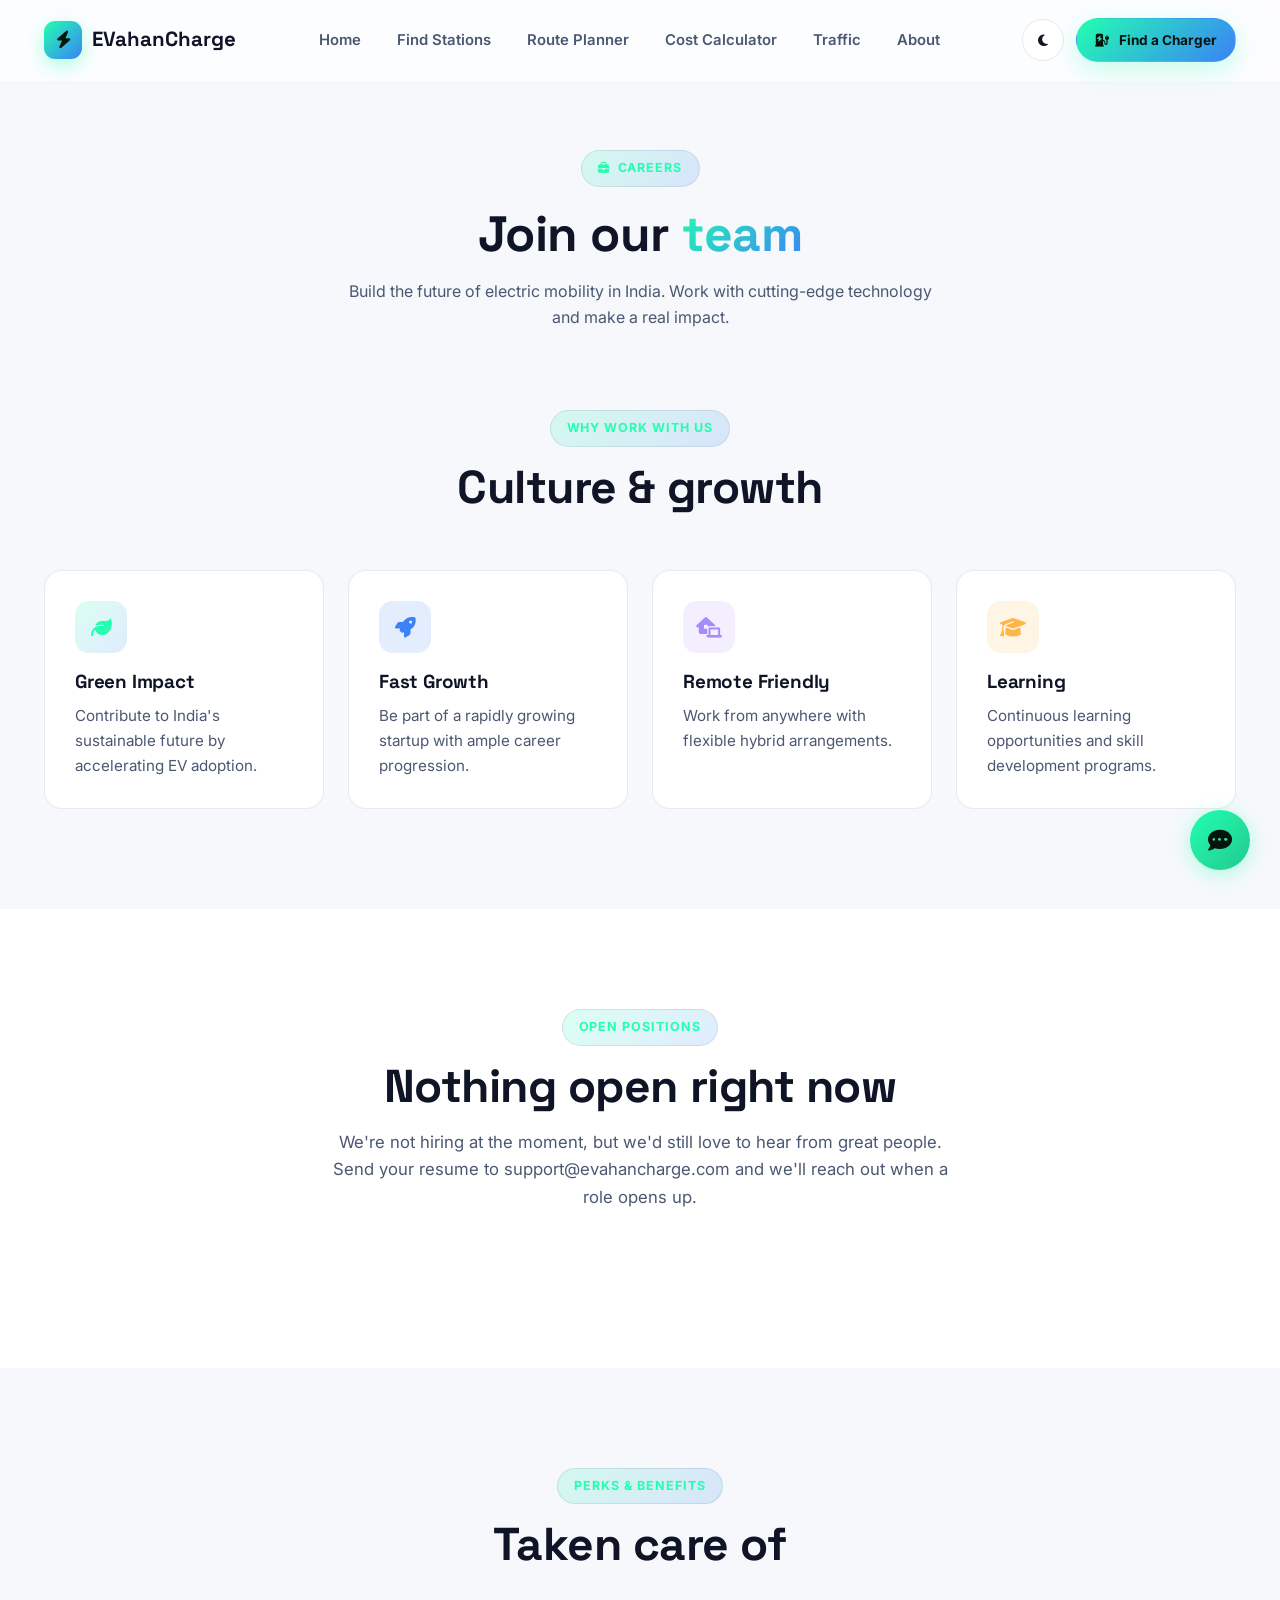
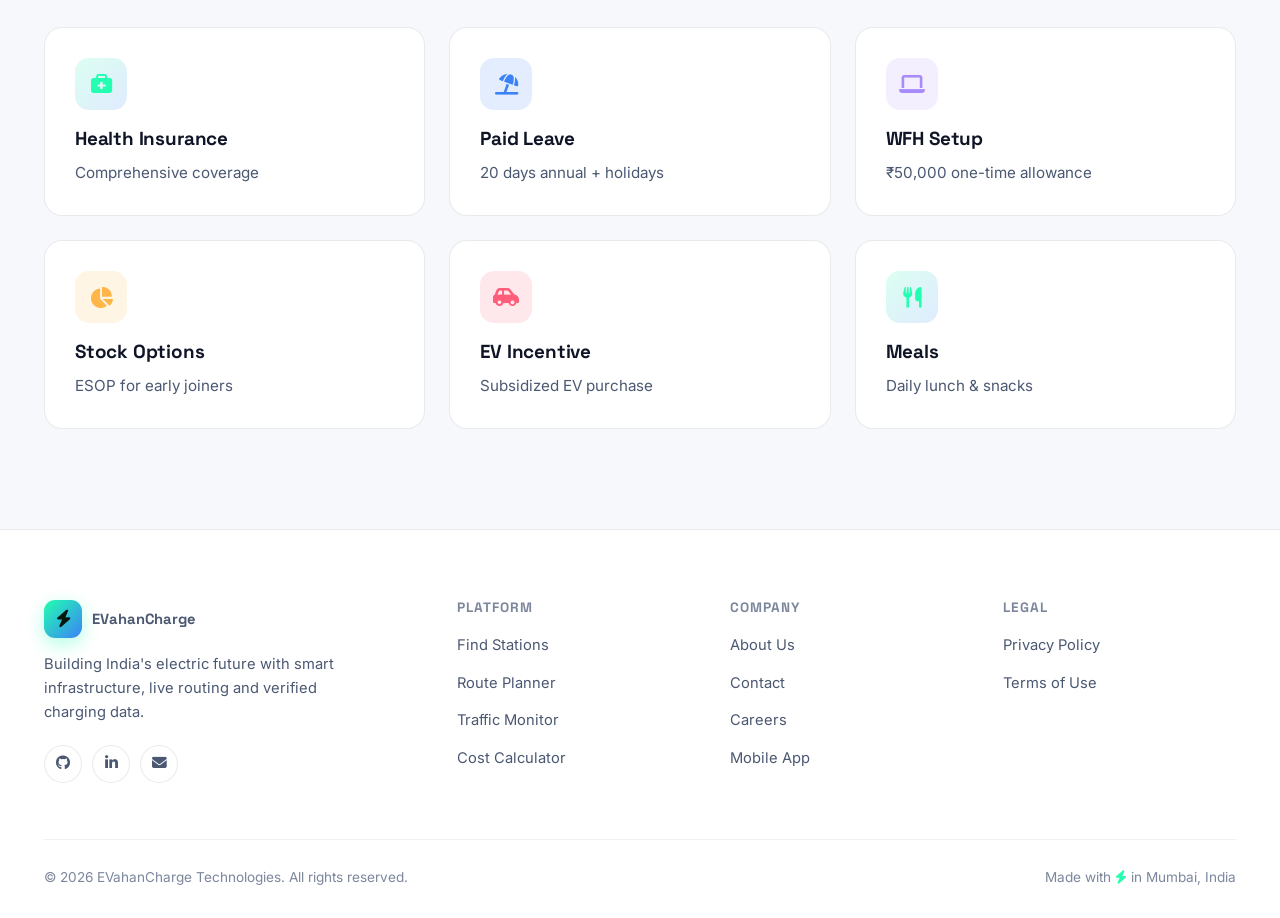
<file: evahancharge/careers.html>
<!DOCTYPE html>
<html lang="en" data-theme="dark">
<head>
<meta charset="UTF-8">
<meta name="viewport" content="width=device-width, initial-scale=1.0">
<meta name="theme-color" content="#070a12">
<link rel="icon" href="image/logo.png">
<link href="https://fonts.googleapis.com/css2?family=Space+Grotesk:wght@500;600;700;800&family=Inter:wght@400;500;600;700;800&display=swap" rel="stylesheet">
<link rel="stylesheet" href="https://cdnjs.cloudflare.com/ajax/libs/font-awesome/6.5.1/css/all.min.css">
<link rel="stylesheet" href="assets/css/main.css">
<link rel="stylesheet" href="chatbot.css">
<title>Careers at EVahanCharge | Join Our Team</title>
<meta name="description" content="Build the future of electric mobility in India. Explore careers and benefits at EVahanCharge.">
</head>
<body>
<div class="pageload"><div class="loader-ring"></div></div>
<nav class="navbar">
  <div class="container nav-inner">
    <a href="index.html" class="brand">
      <span class="brand-mark"><i class="fa-solid fa-bolt"></i></span>
      EVahanCharge
    </a>
    <div class="nav-links" id="nav-menu">
      <a href="index.html">Home</a>
      <a href="ev_search.html">Find Stations</a>
      <a href="app_benefits.html">Route Planner</a>
      <a href="ev_calculator.html">Cost Calculator</a>
      <a href="app_benefits.html">Traffic</a>
      <a href="about.html">About</a>
    </div>
    <div class="nav-actions">
      <button id="theme-toggle" class="icon-btn" title="Toggle theme"><i class="fas fa-moon"></i></button>
      <a href="ev_search.html" class="btn btn-primary btn-sm nav-cta"><i class="fa-solid fa-charging-station"></i> Find a Charger</a>
      <button class="nav-toggle" aria-label="Menu"><i class="fas fa-bars"></i></button>
    </div>
  </div>
</nav>

<section class="page-hero">
  <div class="container">
    <div class="eyebrow reveal in"><i class="fa-solid fa-briefcase"></i> Careers</div>
    <h1 class="reveal in reveal-delay-1">Join our <span class="grad-text">team</span></h1>
    <p class="reveal in reveal-delay-2">Build the future of electric mobility in India. Work with cutting-edge technology and make a real impact.</p>
  </div>
</section>

<section class="section" style="padding-top:20px;">
  <div class="container">
    <div class="section-head reveal">
      <div class="eyebrow">Why Work With Us</div>
      <h2 class="section-title">Culture &amp; growth</h2>
    </div>
    <div class="grid grid-4">
      <div class="card reveal"><div class="card-icon"><i class="fa-solid fa-leaf"></i></div><h3>Green Impact</h3><p>Contribute to India's sustainable future by accelerating EV adoption.</p></div>
      <div class="card reveal reveal-delay-1"><div class="card-icon" style="background:rgba(59,130,246,.14); color:var(--accent-2);"><i class="fa-solid fa-rocket"></i></div><h3>Fast Growth</h3><p>Be part of a rapidly growing startup with ample career progression.</p></div>
      <div class="card reveal reveal-delay-2"><div class="card-icon" style="background:rgba(167,139,250,.14); color:var(--accent-3);"><i class="fa-solid fa-house-laptop"></i></div><h3>Remote Friendly</h3><p>Work from anywhere with flexible hybrid arrangements.</p></div>
      <div class="card reveal reveal-delay-3"><div class="card-icon" style="background:rgba(255,181,71,.14); color:var(--accent-warn);"><i class="fa-solid fa-graduation-cap"></i></div><h3>Learning</h3><p>Continuous learning opportunities and skill development programs.</p></div>
    </div>
  </div>
</section>

<section class="section" style="background:var(--bg-alt);">
  <div class="container">
    <div class="section-head reveal">
      <div class="eyebrow">Open Positions</div>
      <h2 class="section-title">Nothing open right now</h2>
      <p class="section-desc">We're not hiring at the moment, but we'd still love to hear from great people. Send your resume to support@evahancharge.com and we'll reach out when a role opens up.</p>
    </div>
  </div>
</section>

<section class="section">
  <div class="container">
    <div class="section-head reveal">
      <div class="eyebrow">Perks &amp; Benefits</div>
      <h2 class="section-title">Taken care of</h2>
    </div>
    <div class="grid grid-3">
      <div class="card reveal"><div class="card-icon"><i class="fa-solid fa-briefcase-medical"></i></div><h3>Health Insurance</h3><p>Comprehensive coverage</p></div>
      <div class="card reveal reveal-delay-1"><div class="card-icon" style="background:rgba(59,130,246,.14); color:var(--accent-2);"><i class="fa-solid fa-umbrella-beach"></i></div><h3>Paid Leave</h3><p>20 days annual + holidays</p></div>
      <div class="card reveal reveal-delay-2"><div class="card-icon" style="background:rgba(167,139,250,.14); color:var(--accent-3);"><i class="fa-solid fa-laptop"></i></div><h3>WFH Setup</h3><p>₹50,000 one-time allowance</p></div>
      <div class="card reveal"><div class="card-icon" style="background:rgba(255,181,71,.14); color:var(--accent-warn);"><i class="fa-solid fa-chart-pie"></i></div><h3>Stock Options</h3><p>ESOP for early joiners</p></div>
      <div class="card reveal reveal-delay-1"><div class="card-icon" style="background:rgba(255,93,122,.14); color:var(--accent-danger);"><i class="fa-solid fa-car-side"></i></div><h3>EV Incentive</h3><p>Subsidized EV purchase</p></div>
      <div class="card reveal reveal-delay-2"><div class="card-icon"><i class="fa-solid fa-utensils"></i></div><h3>Meals</h3><p>Daily lunch &amp; snacks</p></div>
    </div>
  </div>
</section>

<footer class="footer">
  <div class="container">
    <div class="footer-grid">
      <div class="footer-brand">
        <a href="index.html" class="brand">
          <span class="brand-mark"><i class="fa-solid fa-bolt"></i></span>
          EVahanCharge
        </a>
        <p>Building India's electric future with smart infrastructure, live routing and verified charging data.</p>
        <div class="socials">
          <a href="https://github.com/rutiksdshinde" target="_blank" rel="noopener" aria-label="GitHub"><i class="fa-brands fa-github"></i></a>
          <a href="https://www.linkedin.com/in/rutik-shinde-09a438237/" target="_blank" rel="noopener" aria-label="LinkedIn"><i class="fa-brands fa-linkedin-in"></i></a>
          <a href="mailto:support@evahancharge.com" aria-label="Email"><i class="fa-solid fa-envelope"></i></a>
        </div>
      </div>
      <div>
        <h4>Platform</h4>
        <ul>
          <li><a href="ev_search.html">Find Stations</a></li>
          <li><a href="app_benefits.html">Route Planner</a></li>
          <li><a href="app_benefits.html">Traffic Monitor</a></li>
          <li><a href="ev_calculator.html">Cost Calculator</a></li>
        </ul>
      </div>
      <div>
        <h4>Company</h4>
        <ul>
          <li><a href="about.html">About Us</a></li>
          <li><a href="contact.html">Contact</a></li>
          <li><a href="careers.html">Careers</a></li>
          <li><a href="app_benefits.html">Mobile App</a></li>
        </ul>
      </div>
      <div>
        <h4>Legal</h4>
        <ul>
          <li><a href="privacy.html">Privacy Policy</a></li>
          <li><a href="terms.html">Terms of Use</a></li>
        </ul>
      </div>
    </div>
    <div class="footer-bottom">
      <span>&copy; <span class="js-year">2026</span> EVahanCharge Technologies. All rights reserved.</span>
      <span>Made with <i class="fa-solid fa-bolt" style="color:var(--accent)"></i> in Mumbai, India</span>
    </div>
  </div>
</footer>
<button id="chat-toggle-btn" title="Chat with EV Assistant" onclick="toggleChat()"><i class="fas fa-comment-dots"></i></button>
<div id="chat-window" class="chat-hidden">
  <div class="chat-header">
    <span><i class="fa-solid fa-bolt"></i> EV Assistant</span>
    <button onclick="toggleChat()" class="close-chat">&times;</button>
  </div>
  <div id="chat-messages"></div>
  <div id="typing-indicator" class="typing-indicator" style="display:none;">
    <span></span><span></span><span></span>
  </div>
  <div class="chat-input-area">
    <input type="text" id="user-input" placeholder="Ask about charging, routes, cost..." onkeypress="handleEnter(event)">
    <button onclick="sendMessage()"><i class="fas fa-paper-plane"></i></button>
  </div>
</div>
<script src="config.js"></script>
<script src="theme-toggle.js"></script>
<script src="assets/js/site.js"></script>
<script src="chatbot.js"></script>
</body>
</html>
</file>
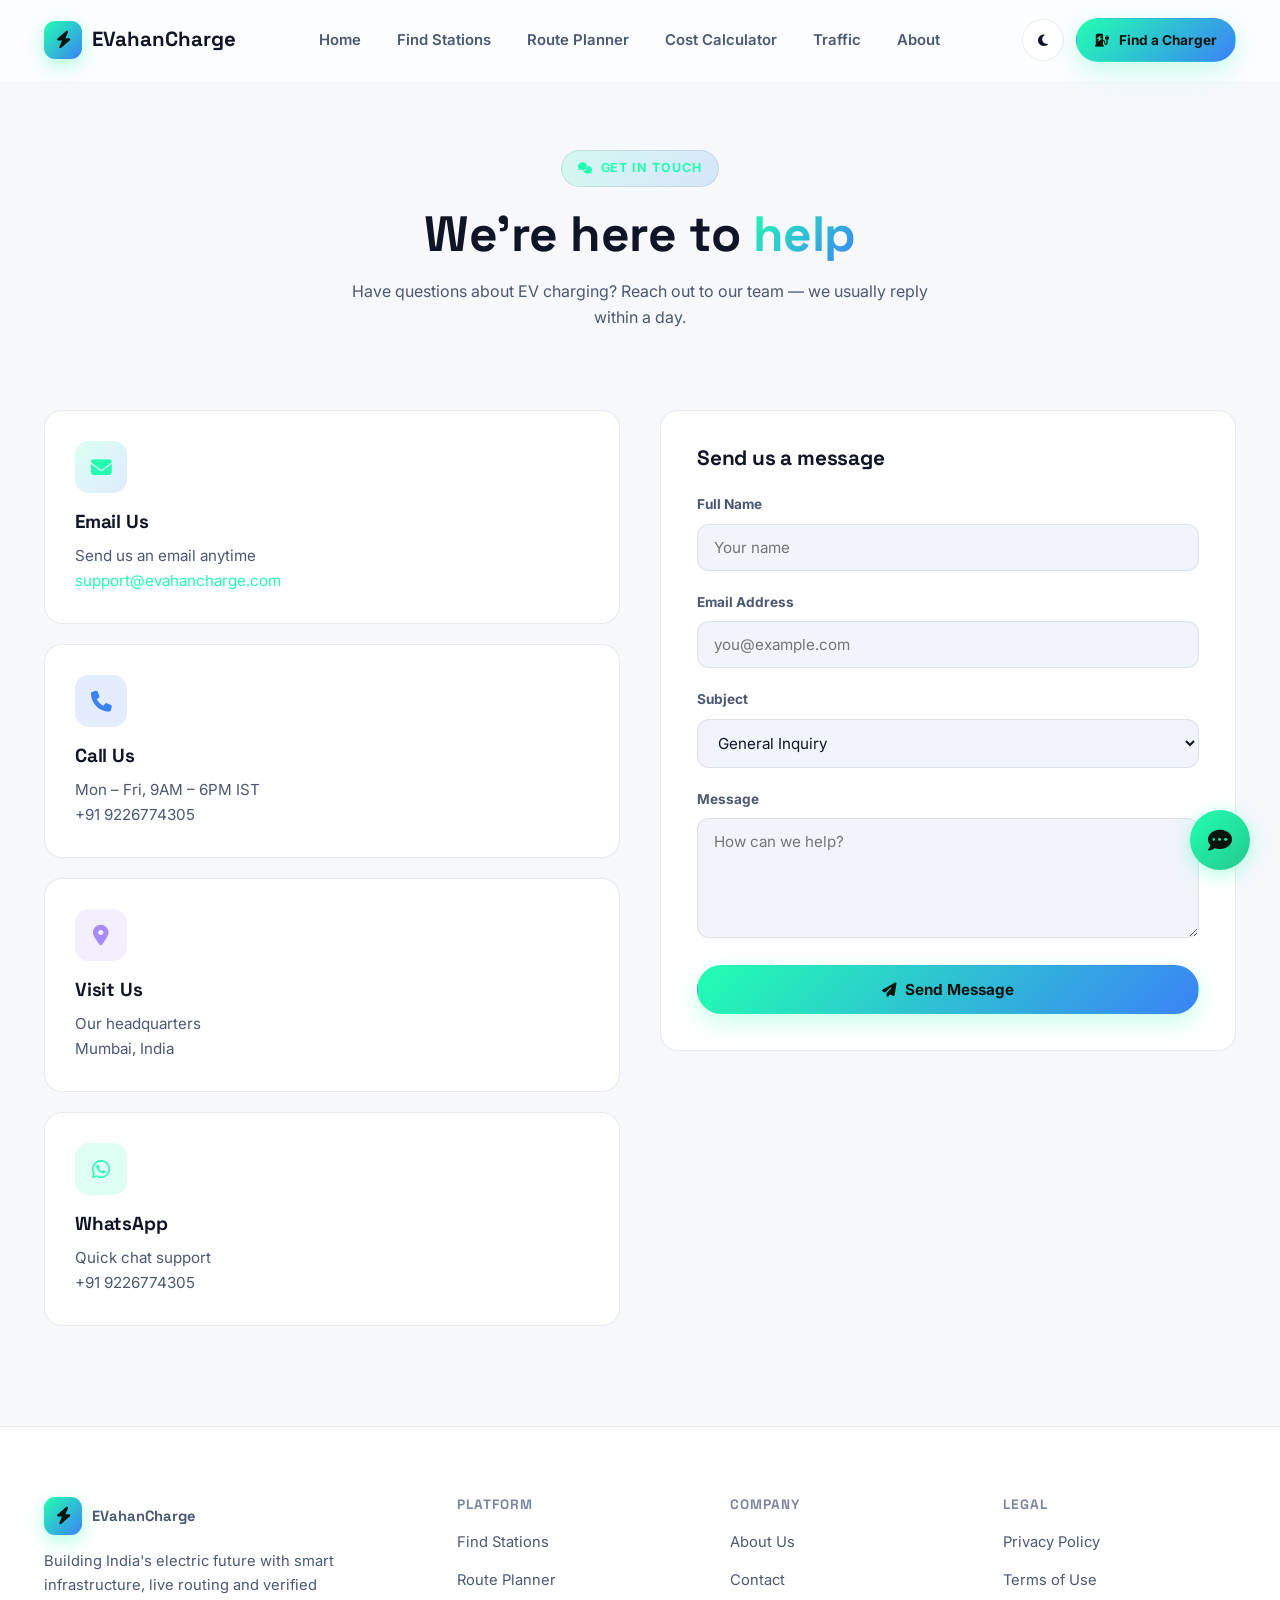
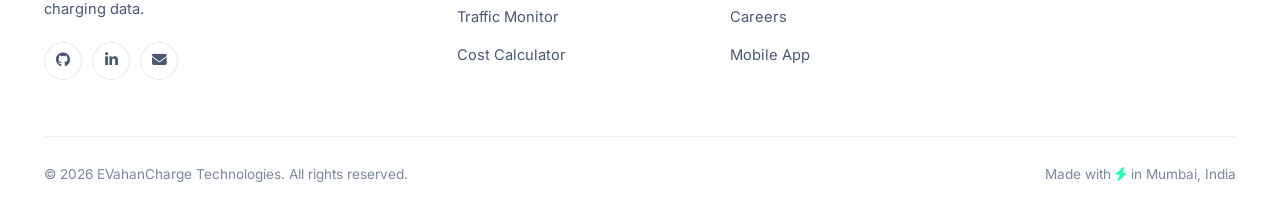
<file: evahancharge/contact.html>
<!DOCTYPE html>
<html lang="en" data-theme="dark">
<head>
<meta charset="UTF-8">
<meta name="viewport" content="width=device-width, initial-scale=1.0">
<meta name="theme-color" content="#070a12">
<link rel="icon" href="image/logo.png">
<link href="https://fonts.googleapis.com/css2?family=Space+Grotesk:wght@500;600;700;800&family=Inter:wght@400;500;600;700;800&display=swap" rel="stylesheet">
<link rel="stylesheet" href="https://cdnjs.cloudflare.com/ajax/libs/font-awesome/6.5.1/css/all.min.css">
<link rel="stylesheet" href="assets/css/main.css">
<link rel="stylesheet" href="chatbot.css">
<title>Contact EVahanCharge | We're Here to Help</title>
<meta name="description" content="Get in touch with the EVahanCharge team for support, partnerships, or feedback.">
</head>
<body>
<div class="pageload"><div class="loader-ring"></div></div>
<nav class="navbar">
  <div class="container nav-inner">
    <a href="index.html" class="brand">
      <span class="brand-mark"><i class="fa-solid fa-bolt"></i></span>
      EVahanCharge
    </a>
    <div class="nav-links" id="nav-menu">
      <a href="index.html">Home</a>
      <a href="ev_search.html">Find Stations</a>
      <a href="app_benefits.html">Route Planner</a>
      <a href="ev_calculator.html">Cost Calculator</a>
      <a href="app_benefits.html">Traffic</a>
      <a href="about.html">About</a>
    </div>
    <div class="nav-actions">
      <button id="theme-toggle" class="icon-btn" title="Toggle theme"><i class="fas fa-moon"></i></button>
      <a href="ev_search.html" class="btn btn-primary btn-sm nav-cta"><i class="fa-solid fa-charging-station"></i> Find a Charger</a>
      <button class="nav-toggle" aria-label="Menu"><i class="fas fa-bars"></i></button>
    </div>
  </div>
</nav>

<section class="page-hero">
  <div class="container">
    <div class="eyebrow reveal in"><i class="fa-solid fa-comments"></i> Get in Touch</div>
    <h1 class="reveal in reveal-delay-1">We're here to <span class="grad-text">help</span></h1>
    <p class="reveal in reveal-delay-2">Have questions about EV charging? Reach out to our team &mdash; we usually reply within a day.</p>
  </div>
</section>

<section class="section" style="padding-top:20px;">
  <div class="container">
    <div class="grid grid-2" style="gap:40px; align-items:flex-start;">
      <div class="grid" style="gap:20px;">
        <div class="card reveal">
          <div class="card-icon"><i class="fa-solid fa-envelope"></i></div>
          <h3>Email Us</h3>
          <p>Send us an email anytime<br><a href="mailto:support@evahancharge.com" style="color:var(--accent); text-decoration:none;">support@evahancharge.com</a></p>
        </div>
        <div class="card reveal reveal-delay-1">
          <div class="card-icon" style="background:rgba(59,130,246,.14); color:var(--accent-2);"><i class="fa-solid fa-phone"></i></div>
          <h3>Call Us</h3>
          <p>Mon &ndash; Fri, 9AM &ndash; 6PM IST<br>+91 9226774305</p>
        </div>
        <div class="card reveal reveal-delay-2">
          <div class="card-icon" style="background:rgba(167,139,250,.14); color:var(--accent-3);"><i class="fa-solid fa-location-dot"></i></div>
          <h3>Visit Us</h3>
          <p>Our headquarters<br>Mumbai, India</p>
        </div>
        <div class="card reveal reveal-delay-3">
          <div class="card-icon" style="background:rgba(34,255,176,.14); color:var(--accent);"><i class="fa-brands fa-whatsapp"></i></div>
          <h3>WhatsApp</h3>
          <p>Quick chat support<br>+91 9226774305</p>
        </div>
      </div>

      <div class="card reveal reveal-delay-1" style="padding:36px;">
        <h3 style="font-size:1.3rem; margin-bottom:22px;">Send us a message</h3>
        <form onsubmit="return handleContactSubmit(event)">
          <div class="field"><label for="c-name">Full Name</label><input id="c-name" type="text" required placeholder="Your name"></div>
          <div class="field"><label for="c-email">Email Address</label><input id="c-email" type="email" required placeholder="you@example.com"></div>
          <div class="field">
            <label for="c-subject">Subject</label>
            <select id="c-subject">
              <option>General Inquiry</option>
              <option>Technical Support</option>
              <option>Partnership</option>
              <option>Feedback</option>
              <option>Other</option>
            </select>
          </div>
          <div class="field"><label for="c-message">Message</label><textarea id="c-message" required placeholder="How can we help?"></textarea></div>
          <button type="submit" class="btn btn-primary btn-block"><i class="fa-solid fa-paper-plane"></i> Send Message</button>
        </form>
      </div>
    </div>
  </div>
</section>

<footer class="footer">
  <div class="container">
    <div class="footer-grid">
      <div class="footer-brand">
        <a href="index.html" class="brand">
          <span class="brand-mark"><i class="fa-solid fa-bolt"></i></span>
          EVahanCharge
        </a>
        <p>Building India's electric future with smart infrastructure, live routing and verified charging data.</p>
        <div class="socials">
          <a href="https://github.com/rutiksdshinde" target="_blank" rel="noopener" aria-label="GitHub"><i class="fa-brands fa-github"></i></a>
          <a href="https://www.linkedin.com/in/rutik-shinde-09a438237/" target="_blank" rel="noopener" aria-label="LinkedIn"><i class="fa-brands fa-linkedin-in"></i></a>
          <a href="mailto:support@evahancharge.com" aria-label="Email"><i class="fa-solid fa-envelope"></i></a>
        </div>
      </div>
      <div>
        <h4>Platform</h4>
        <ul>
          <li><a href="ev_search.html">Find Stations</a></li>
          <li><a href="app_benefits.html">Route Planner</a></li>
          <li><a href="app_benefits.html">Traffic Monitor</a></li>
          <li><a href="ev_calculator.html">Cost Calculator</a></li>
        </ul>
      </div>
      <div>
        <h4>Company</h4>
        <ul>
          <li><a href="about.html">About Us</a></li>
          <li><a href="contact.html">Contact</a></li>
          <li><a href="careers.html">Careers</a></li>
          <li><a href="app_benefits.html">Mobile App</a></li>
        </ul>
      </div>
      <div>
        <h4>Legal</h4>
        <ul>
          <li><a href="privacy.html">Privacy Policy</a></li>
          <li><a href="terms.html">Terms of Use</a></li>
        </ul>
      </div>
    </div>
    <div class="footer-bottom">
      <span>&copy; <span class="js-year">2026</span> EVahanCharge Technologies. All rights reserved.</span>
      <span>Made with <i class="fa-solid fa-bolt" style="color:var(--accent)"></i> in Mumbai, India</span>
    </div>
  </div>
</footer>
<button id="chat-toggle-btn" title="Chat with EV Assistant" onclick="toggleChat()"><i class="fas fa-comment-dots"></i></button>
<div id="chat-window" class="chat-hidden">
  <div class="chat-header">
    <span><i class="fa-solid fa-bolt"></i> EV Assistant</span>
    <button onclick="toggleChat()" class="close-chat">&times;</button>
  </div>
  <div id="chat-messages"></div>
  <div id="typing-indicator" class="typing-indicator" style="display:none;">
    <span></span><span></span><span></span>
  </div>
  <div class="chat-input-area">
    <input type="text" id="user-input" placeholder="Ask about charging, routes, cost..." onkeypress="handleEnter(event)">
    <button onclick="sendMessage()"><i class="fas fa-paper-plane"></i></button>
  </div>
</div>
<script src="config.js"></script>
<script src="theme-toggle.js"></script>
<script src="assets/js/site.js"></script>
<script src="chatbot.js"></script>
<script>
function handleContactSubmit(e){
  e.preventDefault();
  const btn = e.target.querySelector('button[type="submit"]');
  const original = btn.innerHTML;
  btn.innerHTML = '<i class="fa-solid fa-check"></i> Message sent!';
  btn.disabled = true;
  setTimeout(() => { btn.innerHTML = original; btn.disabled = false; e.target.reset(); }, 2200);
  return false;
}
</script>
</body>
</html>
</file>
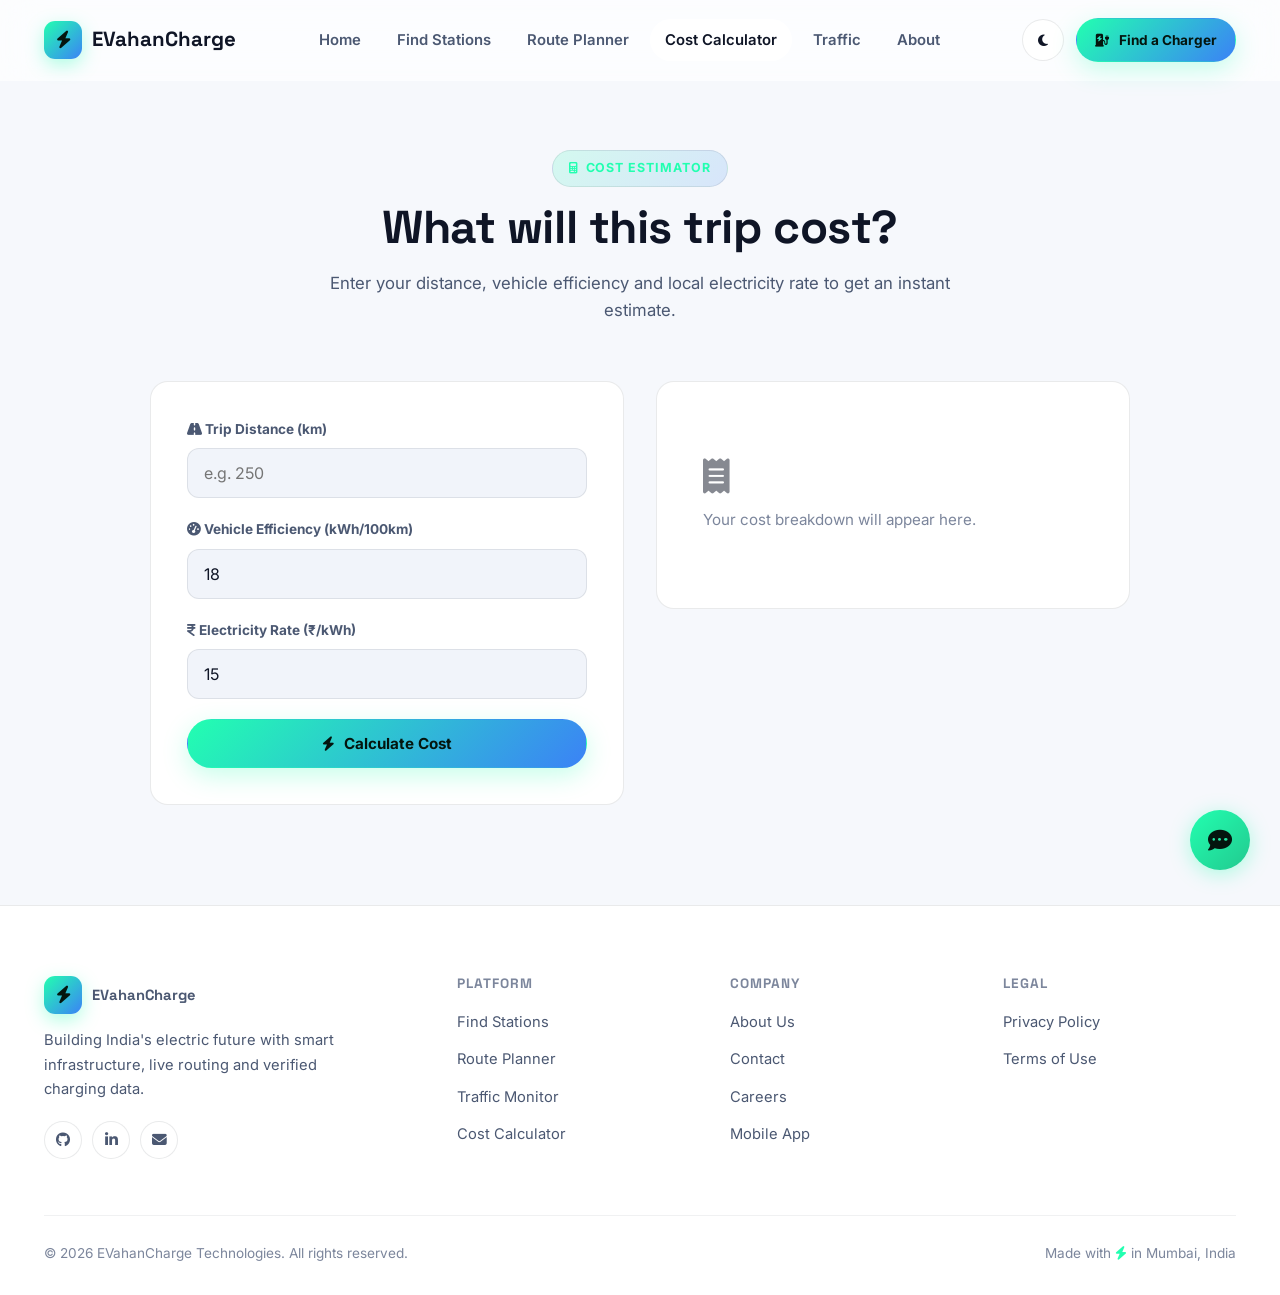
<file: evahancharge/ev_calculator.html>
<!DOCTYPE html>
<html lang="en" data-theme="dark">
<head>
<meta charset="UTF-8">
<meta name="viewport" content="width=device-width, initial-scale=1.0">
<meta name="theme-color" content="#070a12">
<link rel="icon" href="image/logo.png">
<link href="https://fonts.googleapis.com/css2?family=Space+Grotesk:wght@500;600;700;800&family=Inter:wght@400;500;600;700;800&display=swap" rel="stylesheet">
<link rel="stylesheet" href="https://cdnjs.cloudflare.com/ajax/libs/font-awesome/6.5.1/css/all.min.css">
<link rel="stylesheet" href="assets/css/main.css">
<link rel="stylesheet" href="chatbot.css">
<title>EV Charging Cost Calculator | EVahanCharge</title>
<meta name="description" content="Estimate your EV charging cost using trip distance, vehicle efficiency and your local electricity rate.">
<style>
.calc-wrap{ padding:150px 0 100px; }
.calc-grid{ display:grid; grid-template-columns:1fr 1fr; gap:32px; align-items:start; max-width:980px; margin:0 auto; }
.calc-card{ padding:36px; }
.input-field{ width:100%; padding:14px 16px; border-radius:var(--radius-sm); border:1px solid var(--border); background:var(--surface-2); color:var(--text); font-size:1rem; outline:none; transition:border-color .25s, box-shadow .25s; }
.input-field:focus{ border-color:var(--accent); box-shadow:0 0 0 4px rgba(34,255,176,.14); }
.calc-label{ display:block; font-size:.85rem; font-weight:700; margin-bottom:8px; color:var(--text-dim); }
.calc-field{ margin-bottom:20px; }
.calc-btn{ width:100%; }
.result-panel{ display:none; text-align:center; padding:40px 30px; }
.result-panel.show{ display:block; }
.cost-display{ font-family:var(--font-display); font-size:3rem; font-weight:800; background:var(--grad-brand); -webkit-background-clip:text; background-clip:text; color:transparent; margin:14px 0 26px; }
.result-row{ display:flex; justify-content:space-between; padding:12px 0; border-top:1px solid var(--border-soft); font-size:.92rem; color:var(--text-dim); }
@keyframes shake{ 0%,100%{ transform:translateX(0);} 25%{ transform:translateX(-6px);} 75%{ transform:translateX(6px);} }
@media (max-width: 860px){ .calc-grid{ grid-template-columns:1fr; } }
@media (max-width: 480px){
  .calc-wrap{ padding:120px 0 60px; }
  .calc-card{ padding:24px; }
  .cost-display{ font-size:2.3rem; }
}
</style>
</head>
<body>
<div class="pageload"><div class="loader-ring"></div></div>
<nav class="navbar">
  <div class="container nav-inner">
    <a href="index.html" class="brand">
      <span class="brand-mark"><i class="fa-solid fa-bolt"></i></span>
      EVahanCharge
    </a>
    <div class="nav-links" id="nav-menu">
      <a href="index.html">Home</a>
      <a href="ev_search.html">Find Stations</a>
      <a href="app_benefits.html">Route Planner</a>
      <a href="ev_calculator.html" class="active">Cost Calculator</a>
      <a href="app_benefits.html">Traffic</a>
      <a href="about.html">About</a>
    </div>
    <div class="nav-actions">
      <button id="theme-toggle" class="icon-btn" title="Toggle theme"><i class="fas fa-moon"></i></button>
      <a href="ev_search.html" class="btn btn-primary btn-sm nav-cta"><i class="fa-solid fa-charging-station"></i> Find a Charger</a>
      <button class="nav-toggle" aria-label="Menu"><i class="fas fa-bars"></i></button>
    </div>
  </div>
</nav>

<section class="calc-wrap">
  <div class="container">
    <div class="section-head reveal in">
      <div class="eyebrow"><i class="fa-solid fa-calculator"></i> Cost Estimator</div>
      <h2 class="section-title">What will this trip cost?</h2>
      <p class="section-desc">Enter your distance, vehicle efficiency and local electricity rate to get an instant estimate.</p>
    </div>

    <div class="calc-grid">
      <div class="card calc-card reveal in">
        <div class="calc-field">
          <label class="calc-label" for="distance"><i class="fa-solid fa-road"></i> Trip Distance (km)</label>
          <input type="number" id="distance" class="input-field" placeholder="e.g. 250" inputmode="numeric">
        </div>
        <div class="calc-field">
          <label class="calc-label" for="efficiency"><i class="fa-solid fa-gauge-high"></i> Vehicle Efficiency (kWh/100km)</label>
          <input type="number" id="efficiency" class="input-field" value="18" inputmode="numeric">
        </div>
        <div class="calc-field">
          <label class="calc-label" for="rate"><i class="fa-solid fa-indian-rupee-sign"></i> Electricity Rate (₹/kWh)</label>
          <input type="number" id="rate" class="input-field" value="15" inputmode="numeric">
        </div>
        <button class="btn btn-primary calc-btn" onclick="calculateCost()"><i class="fa-solid fa-bolt"></i> Calculate Cost</button>
      </div>

      <div class="card calc-card reveal in reveal-delay-1" id="result-panel-outer">
        <div id="result-panel" class="result-panel">
          <div class="eyebrow" style="width:fit-content; margin:0 auto;">Estimated Cost</div>
          <div class="cost-display" id="total-cost">₹0</div>
          <div class="result-row"><span>Energy required</span><strong id="energy-req" style="color:var(--text);">0 kWh</strong></div>
          <div class="result-row"><span>Cost per km</span><strong id="cost-per-km" style="color:var(--text);">₹0.00</strong></div>
        </div>
        <div class="route-empty" id="result-placeholder" style="padding:40px 10px;">
          <i class="fa-solid fa-receipt" style="font-size:2.2rem; opacity:.5; display:block; margin-bottom:14px;"></i>
          <p style="color:var(--text-faint);">Your cost breakdown will appear here.</p>
        </div>
      </div>
    </div>
  </div>
</section>

<footer class="footer">
  <div class="container">
    <div class="footer-grid">
      <div class="footer-brand">
        <a href="index.html" class="brand">
          <span class="brand-mark"><i class="fa-solid fa-bolt"></i></span>
          EVahanCharge
        </a>
        <p>Building India's electric future with smart infrastructure, live routing and verified charging data.</p>
        <div class="socials">
          <a href="https://github.com/rutiksdshinde" target="_blank" rel="noopener" aria-label="GitHub"><i class="fa-brands fa-github"></i></a>
          <a href="https://www.linkedin.com/in/rutik-shinde-09a438237/" target="_blank" rel="noopener" aria-label="LinkedIn"><i class="fa-brands fa-linkedin-in"></i></a>
          <a href="mailto:support@evahancharge.com" aria-label="Email"><i class="fa-solid fa-envelope"></i></a>
        </div>
      </div>
      <div>
        <h4>Platform</h4>
        <ul>
          <li><a href="ev_search.html">Find Stations</a></li>
          <li><a href="app_benefits.html">Route Planner</a></li>
          <li><a href="app_benefits.html">Traffic Monitor</a></li>
          <li><a href="ev_calculator.html">Cost Calculator</a></li>
        </ul>
      </div>
      <div>
        <h4>Company</h4>
        <ul>
          <li><a href="about.html">About Us</a></li>
          <li><a href="contact.html">Contact</a></li>
          <li><a href="careers.html">Careers</a></li>
          <li><a href="app_benefits.html">Mobile App</a></li>
        </ul>
      </div>
      <div>
        <h4>Legal</h4>
        <ul>
          <li><a href="privacy.html">Privacy Policy</a></li>
          <li><a href="terms.html">Terms of Use</a></li>
        </ul>
      </div>
    </div>
    <div class="footer-bottom">
      <span>&copy; <span class="js-year">2026</span> EVahanCharge Technologies. All rights reserved.</span>
      <span>Made with <i class="fa-solid fa-bolt" style="color:var(--accent)"></i> in Mumbai, India</span>
    </div>
  </div>
</footer>
<button id="chat-toggle-btn" title="Chat with EV Assistant" onclick="toggleChat()"><i class="fas fa-comment-dots"></i></button>
<div id="chat-window" class="chat-hidden">
  <div class="chat-header">
    <span><i class="fa-solid fa-bolt"></i> EV Assistant</span>
    <button onclick="toggleChat()" class="close-chat">&times;</button>
  </div>
  <div id="chat-messages"></div>
  <div id="typing-indicator" class="typing-indicator" style="display:none;">
    <span></span><span></span><span></span>
  </div>
  <div class="chat-input-area">
    <input type="text" id="user-input" placeholder="Ask about charging, routes, cost..." onkeypress="handleEnter(event)">
    <button onclick="sendMessage()"><i class="fas fa-paper-plane"></i></button>
  </div>
</div>
<script src="config.js"></script>
<script src="theme-toggle.js"></script>
<script src="assets/js/site.js"></script>
<script src="chatbot.js"></script>
<script>
function calculateCost() {
    const dist = parseFloat(document.getElementById('distance').value);
    const eff = parseFloat(document.getElementById('efficiency').value);
    const rate = parseFloat(document.getElementById('rate').value);
    const btn = document.querySelector('.calc-btn');

    if (isNaN(dist) || isNaN(eff) || isNaN(rate) || dist <= 0 || eff <= 0 || rate <= 0) {
        btn.style.animation = "shake 0.4s ease";
        setTimeout(() => btn.style.animation = "", 400);
        alert('Please enter valid positive numbers for all fields.');
        return;
    }

    const energy = (dist / 100) * eff;
    const cost = energy * rate;
    const perKm = cost / dist;

    const panel = document.getElementById('result-panel');
    const placeholder = document.getElementById('result-placeholder');
    panel.classList.add('show');
    if (placeholder) placeholder.style.display = 'none';

    animateValue("total-cost", 0, cost, 900);
    document.getElementById('energy-req').innerText = energy.toFixed(1) + " kWh";
    document.getElementById('cost-per-km').innerText = "₹" + perKm.toFixed(2);
}

function animateValue(id, start, end, duration) {
    const obj = document.getElementById(id);
    let startTimestamp = null;
    const step = (timestamp) => {
        if (!startTimestamp) startTimestamp = timestamp;
        const progress = Math.min((timestamp - startTimestamp) / duration, 1);
        const val = Math.floor(progress * (end - start) + start);
        obj.innerHTML = "₹" + val.toLocaleString('en-IN');
        if (progress < 1) window.requestAnimationFrame(step);
        else obj.innerHTML = "₹" + end.toLocaleString('en-IN', {minimumFractionDigits: 0, maximumFractionDigits: 2});
    };
    window.requestAnimationFrame(step);
}
</script>
</body>
</html>
</file>
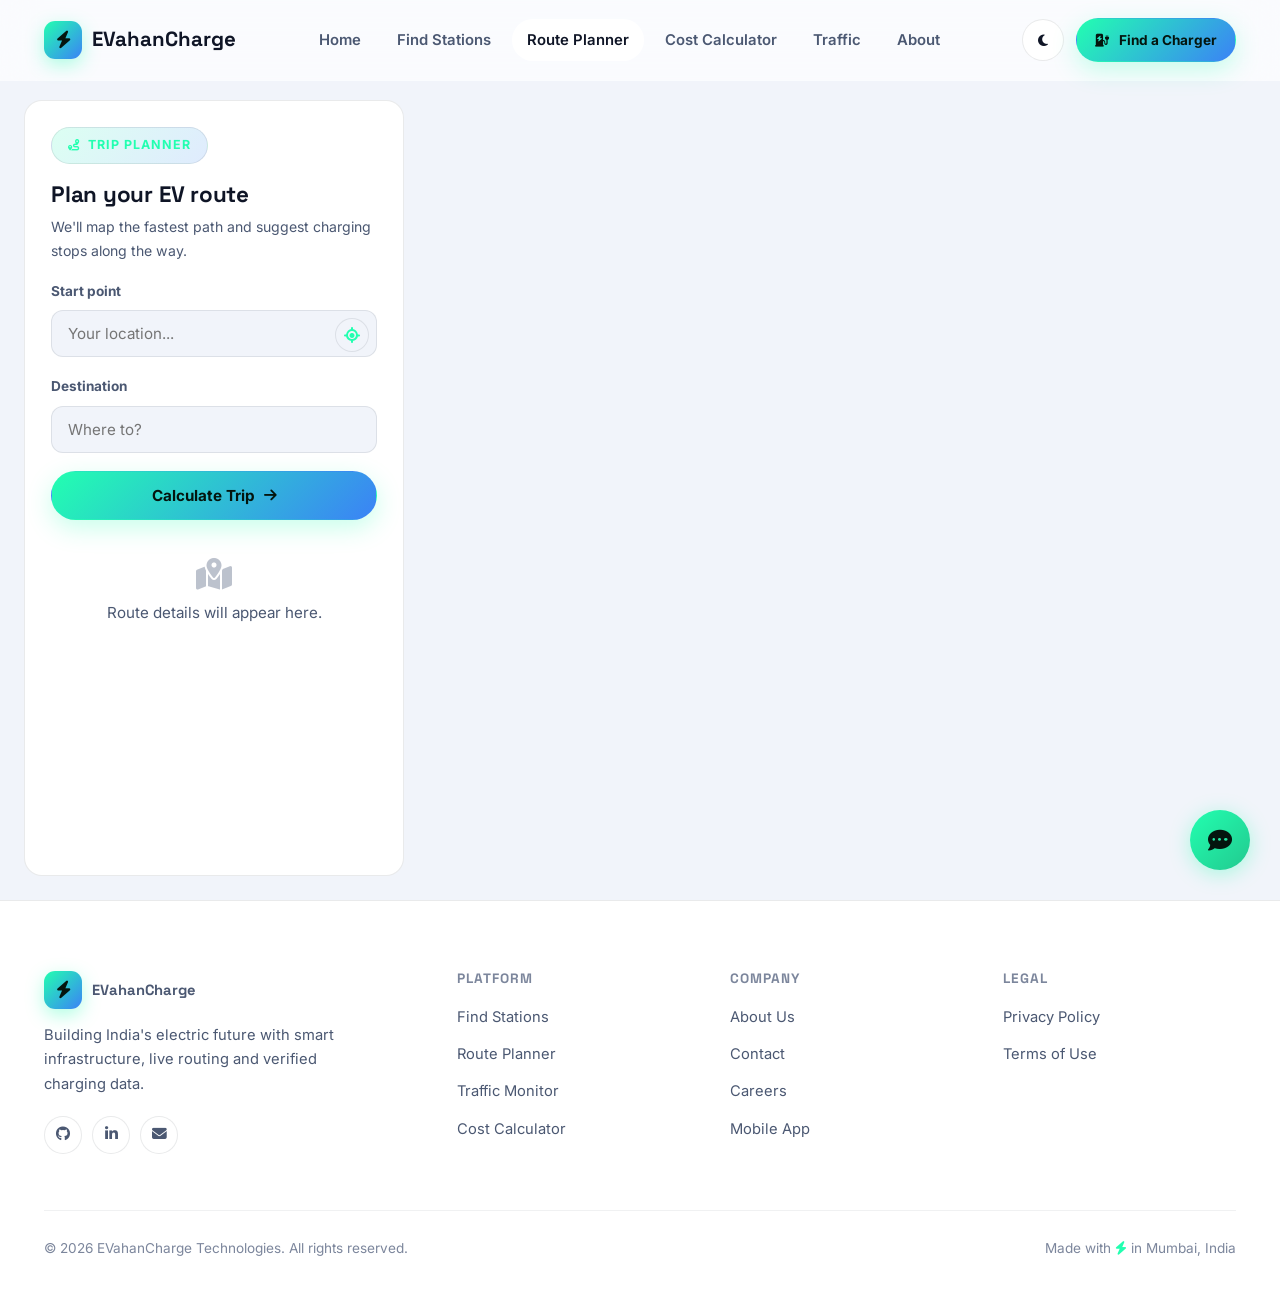
<file: evahancharge/ev_routing.html>
<!DOCTYPE html>
<html lang="en" data-theme="dark">
<head>
<meta charset="UTF-8">
<meta name="viewport" content="width=device-width, initial-scale=1.0">
<meta name="theme-color" content="#070a12">
<link rel="icon" href="image/logo.png">
<link href="https://fonts.googleapis.com/css2?family=Space+Grotesk:wght@500;600;700;800&family=Inter:wght@400;500;600;700;800&display=swap" rel="stylesheet">
<link rel="stylesheet" href="https://cdnjs.cloudflare.com/ajax/libs/font-awesome/6.5.1/css/all.min.css">
<link rel="stylesheet" href="assets/css/main.css">
<link rel="stylesheet" href="chatbot.css">
<title>EV Route Planner with Charging Stops | EVahanCharge</title>
<meta name="description" content="Plan long-distance EV routes with automatic, battery-aware charging stop recommendations.">
<script src="https://api.tomtom.com/maps-sdk-for-web/cdn/5.x/5.36.1/maps/maps-web.min.js"></script>
<script src="https://api.tomtom.com/maps-sdk-for-web/cdn/5.x/5.36.1/services/services-web.min.js"></script>
<link rel="stylesheet" href="https://api.tomtom.com/maps-sdk-for-web/cdn/5.x/5.36.1/maps/maps.css">
<style>
.app-shell{ position:relative; height:100vh; min-height:640px; }
.app-shell #map{ position:absolute; inset:0; width:100%; height:100%; }
.route-sidebar{
  position:absolute; top:100px; left:24px; bottom:24px; z-index:20; width:380px; max-width:calc(100vw - 48px);
  display:flex; flex-direction:column; padding:26px; overflow-y:auto; gap:18px;
}
.route-sidebar h1{ font-size:1.4rem; font-weight:800; }
.route-sidebar .subtitle{ color:var(--text-dim); font-size:.88rem; margin-top:-10px; }
.autoc-wrap{ position:relative; }
.autoc-wrap .gps-btn{
  position:absolute; right:8px; top:38px; width:34px; height:34px; border-radius:50%;
  background:var(--surface-2); border:1px solid var(--border); display:flex; align-items:center; justify-content:center;
  cursor:pointer; color:var(--accent); transition:transform .2s;
}
.autoc-wrap .gps-btn:hover{ transform:scale(1.08); }
.suggestions{
  position:absolute; top:calc(100% + 6px); left:0; right:0; z-index:40; display:none;
  background:var(--surface); border:1px solid var(--border); border-radius:var(--radius-sm);
  box-shadow:var(--shadow-md); max-height:220px; overflow-y:auto;
}
.suggestions .suggestion-item{ padding:11px 14px; font-size:.87rem; cursor:pointer; border-bottom:1px solid var(--border-soft); }
.suggestions .suggestion-item:last-child{ border-bottom:none; }
.suggestions .suggestion-item:hover{ background:var(--surface-2); color:var(--accent); }
#summary{ font-size:.9rem; color:var(--text-dim); }
#summary h4{ font-family:var(--font-display); font-size:.95rem; color:var(--text); margin:14px 0 8px; }
#summary p{ margin:4px 0; }
.route-empty{ text-align:center; color:var(--text-faint); padding:20px 0; }
.route-empty i{ font-size:2rem; opacity:.5; display:block; margin-bottom:10px; }
.mobile-handle{ display:none; }
@media (max-width: 860px){
  .app-shell{ height:auto; display:flex; flex-direction:column; }
  .app-shell #map{ position:relative; height:46vh; min-height:320px; }
  .route-sidebar{
    position:relative; top:auto; left:auto; bottom:auto; width:auto; max-height:none;
    margin:16px; padding:22px;
  }
}
@media (max-width: 480px){
  .app-shell #map{ height:40vh; min-height:260px; }
  .route-sidebar{ margin:12px; padding:18px; }
  .route-sidebar h1{ font-size:1.2rem; }
}
</style>
</head>
<body>
<div class="pageload"><div class="loader-ring"></div></div>
<nav class="navbar">
  <div class="container nav-inner">
    <a href="index.html" class="brand">
      <span class="brand-mark"><i class="fa-solid fa-bolt"></i></span>
      EVahanCharge
    </a>
    <div class="nav-links" id="nav-menu">
      <a href="index.html">Home</a>
      <a href="ev_search.html">Find Stations</a>
      <a href="app_benefits.html" class="active">Route Planner</a>
      <a href="ev_calculator.html">Cost Calculator</a>
      <a href="app_benefits.html">Traffic</a>
      <a href="about.html">About</a>
    </div>
    <div class="nav-actions">
      <button id="theme-toggle" class="icon-btn" title="Toggle theme"><i class="fas fa-moon"></i></button>
      <a href="ev_search.html" class="btn btn-primary btn-sm nav-cta"><i class="fa-solid fa-charging-station"></i> Find a Charger</a>
      <button class="nav-toggle" aria-label="Menu"><i class="fas fa-bars"></i></button>
    </div>
  </div>
</nav>

<div class="app-shell">
  <div id="map"></div>

  <aside class="route-sidebar card reveal in" id="main-sidebar">
    <div class="eyebrow" style="width:fit-content;"><i class="fa-solid fa-route"></i> Trip Planner</div>
    <h1>Plan your EV route</h1>
    <p class="subtitle">We'll map the fastest path and suggest charging stops along the way.</p>

    <div class="field autoc-wrap" style="margin-bottom:0;">
      <label for="start">Start point</label>
      <input class="styled-input" id="start" type="text" autocomplete="off" placeholder="Your location...">
      <div class="gps-btn" id="gps-btn" onclick="useCurrentLocation()" title="Use my location"><i class="fa-solid fa-location-crosshairs"></i></div>
      <div class="suggestions" id="start-suggestions"></div>
    </div>

    <div class="field autoc-wrap" style="margin-bottom:0;">
      <label for="finish">Destination</label>
      <input class="styled-input" id="finish" type="text" autocomplete="off" placeholder="Where to?">
      <div class="suggestions" id="finish-suggestions"></div>
    </div>

    <button id="calculate" class="btn btn-primary btn-block" onclick="startRouteCalculation()">
      <span>Calculate Trip</span> <i class="fa-solid fa-arrow-right"></i>
    </button>

    <section id="summary">
      <div class="route-empty">
        <i class="fa-solid fa-map-location-dot"></i>
        <p>Route details will appear here.</p>
      </div>
    </section>
  </aside>
</div>

<footer class="footer">
  <div class="container">
    <div class="footer-grid">
      <div class="footer-brand">
        <a href="index.html" class="brand">
          <span class="brand-mark"><i class="fa-solid fa-bolt"></i></span>
          EVahanCharge
        </a>
        <p>Building India's electric future with smart infrastructure, live routing and verified charging data.</p>
        <div class="socials">
          <a href="https://github.com/rutiksdshinde" target="_blank" rel="noopener" aria-label="GitHub"><i class="fa-brands fa-github"></i></a>
          <a href="https://www.linkedin.com/in/rutik-shinde-09a438237/" target="_blank" rel="noopener" aria-label="LinkedIn"><i class="fa-brands fa-linkedin-in"></i></a>
          <a href="mailto:support@evahancharge.com" aria-label="Email"><i class="fa-solid fa-envelope"></i></a>
        </div>
      </div>
      <div>
        <h4>Platform</h4>
        <ul>
          <li><a href="ev_search.html">Find Stations</a></li>
          <li><a href="app_benefits.html">Route Planner</a></li>
          <li><a href="app_benefits.html">Traffic Monitor</a></li>
          <li><a href="ev_calculator.html">Cost Calculator</a></li>
        </ul>
      </div>
      <div>
        <h4>Company</h4>
        <ul>
          <li><a href="about.html">About Us</a></li>
          <li><a href="contact.html">Contact</a></li>
          <li><a href="careers.html">Careers</a></li>
          <li><a href="app_benefits.html">Mobile App</a></li>
        </ul>
      </div>
      <div>
        <h4>Legal</h4>
        <ul>
          <li><a href="privacy.html">Privacy Policy</a></li>
          <li><a href="terms.html">Terms of Use</a></li>
        </ul>
      </div>
    </div>
    <div class="footer-bottom">
      <span>&copy; <span class="js-year">2026</span> EVahanCharge Technologies. All rights reserved.</span>
      <span>Made with <i class="fa-solid fa-bolt" style="color:var(--accent)"></i> in Mumbai, India</span>
    </div>
  </div>
</footer>
<button id="chat-toggle-btn" title="Chat with EV Assistant" onclick="toggleChat()"><i class="fas fa-comment-dots"></i></button>
<div id="chat-window" class="chat-hidden">
  <div class="chat-header">
    <span><i class="fa-solid fa-bolt"></i> EV Assistant</span>
    <button onclick="toggleChat()" class="close-chat">&times;</button>
  </div>
  <div id="chat-messages"></div>
  <div id="typing-indicator" class="typing-indicator" style="display:none;">
    <span></span><span></span><span></span>
  </div>
  <div class="chat-input-area">
    <input type="text" id="user-input" placeholder="Ask about charging, routes, cost..." onkeypress="handleEnter(event)">
    <button onclick="sendMessage()"><i class="fas fa-paper-plane"></i></button>
  </div>
</div>
<script src="config.js"></script>
<script src="theme-toggle.js"></script>
<script src="assets/js/site.js"></script>
<script src="chatbot.js"></script>
<script src="chargingAvailability.js"></script>
<script src="calculateLongDistanceEVRoute.js"></script>
<script src="ev_model.js"></script>
<script src="ev_routing.js"></script>
</body>
</html>
</file>
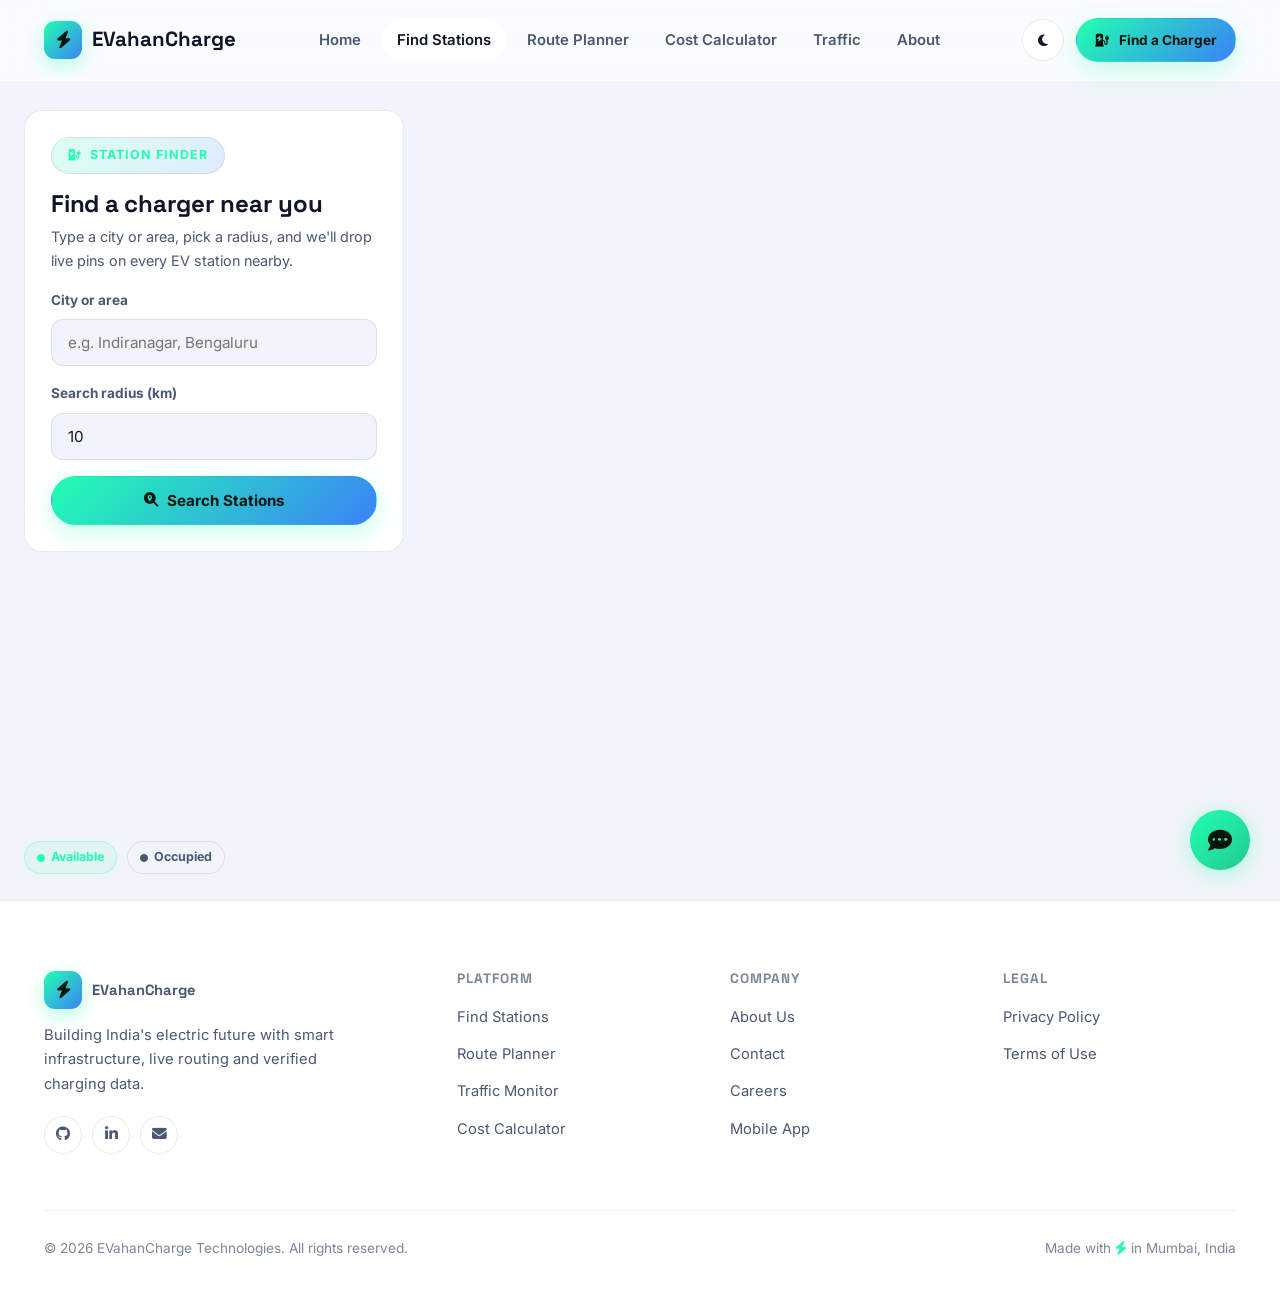
<file: evahancharge/ev_search.html>
<!DOCTYPE html>
<html lang="en" data-theme="dark">
<head>
<meta charset="UTF-8">
<meta name="viewport" content="width=device-width, initial-scale=1.0">
<meta name="theme-color" content="#070a12">
<link rel="icon" href="image/logo.png">
<link href="https://fonts.googleapis.com/css2?family=Space+Grotesk:wght@500;600;700;800&family=Inter:wght@400;500;600;700;800&display=swap" rel="stylesheet">
<link rel="stylesheet" href="https://cdnjs.cloudflare.com/ajax/libs/font-awesome/6.5.1/css/all.min.css">
<link rel="stylesheet" href="assets/css/main.css">
<link rel="stylesheet" href="chatbot.css">
<title>Find EV Charging Stations Near You | EVahanCharge</title>
<meta name="description" content="Search nearby EV charging stations by radius and see live connector availability on an interactive map.">
<script src="https://api.tomtom.com/maps-sdk-for-web/cdn/6.x/6.14.0/maps/maps-web.min.js"></script>
<script src="https://api.tomtom.com/maps-sdk-for-web/cdn/6.x/6.14.0/services/services-web.min.js"></script>
<link rel="stylesheet" href="https://api.tomtom.com/maps-sdk-for-web/cdn/6.x/6.14.0/maps/maps.css">
<style>
.finder-wrap{ position:relative; height:100vh; min-height:640px; padding-top:0; }
#map{ position:absolute; inset:0; width:100%; height:100%; }
.finder-panel{
  position:absolute; top:110px; left:24px; z-index:20; width:380px; max-width:calc(100vw - 48px);
  padding:26px; display:flex; flex-direction:column; gap:16px;
}
.finder-panel h1{ font-size:1.5rem; font-weight:800; }
.finder-panel p.hint{ color:var(--text-dim); font-size:.9rem; margin-top:-8px;}
.autoc-wrap{ position:relative; }
#location-suggestions{
  position:absolute; top:calc(100% + 6px); left:0; right:0; z-index:40;
  background:var(--surface); border:1px solid var(--border); border-radius:var(--radius-sm);
  box-shadow:var(--shadow-md); max-height:240px; overflow-y:auto; display:none;
}
#location-suggestions .suggestion-item{ padding:11px 14px; font-size:.88rem; cursor:pointer; border-bottom:1px solid var(--border-soft); }
#location-suggestions .suggestion-item:last-child{ border-bottom:none; }
#location-suggestions .suggestion-item:hover{ background:var(--surface-2); color:var(--accent); }
.finder-legend{ position:absolute; bottom:26px; left:24px; z-index:20; display:flex; gap:10px; flex-wrap:wrap; }
@media (max-width: 860px){
  .finder-wrap{ height:auto; min-height:0; }
  #map{ position:relative; height:60vh; min-height:380px; }
  .finder-panel{ position:relative; top:auto; left:auto; width:auto; margin:96px 16px 16px; }
  .finder-legend{ position:relative; bottom:auto; left:auto; margin:0 16px 24px; }
}
@media (max-width: 480px){
  .finder-panel{ padding:20px; margin:88px 12px 12px; gap:14px; }
  .finder-panel h1{ font-size:1.28rem; }
  #map{ height:52vh; min-height:300px; }
}
</style>
</head>
<body class="no-hero">
<div class="pageload"><div class="loader-ring"></div></div>
<nav class="navbar">
  <div class="container nav-inner">
    <a href="index.html" class="brand">
      <span class="brand-mark"><i class="fa-solid fa-bolt"></i></span>
      EVahanCharge
    </a>
    <div class="nav-links" id="nav-menu">
      <a href="index.html">Home</a>
      <a href="ev_search.html" class="active">Find Stations</a>
      <a href="app_benefits.html">Route Planner</a>
      <a href="ev_calculator.html">Cost Calculator</a>
      <a href="app_benefits.html">Traffic</a>
      <a href="about.html">About</a>
    </div>
    <div class="nav-actions">
      <button id="theme-toggle" class="icon-btn" title="Toggle theme"><i class="fas fa-moon"></i></button>
      <a href="ev_search.html" class="btn btn-primary btn-sm nav-cta"><i class="fa-solid fa-charging-station"></i> Find a Charger</a>
      <button class="nav-toggle" aria-label="Menu"><i class="fas fa-bars"></i></button>
    </div>
  </div>
</nav>

<div class="finder-wrap">
  <div id="map"></div>
  <div class="finder-panel card reveal in">
    <div class="eyebrow" style="width:fit-content;"><i class="fa-solid fa-charging-station"></i> Station Finder</div>
    <h1>Find a charger near you</h1>
    <p class="hint">Type a city or area, pick a radius, and we'll drop live pins on every EV station nearby.</p>
    <div class="field autoc-wrap" style="margin-bottom:0;">
      <label for="location">City or area</label>
      <input class="input-box" id="location" type="text" placeholder="e.g. Indiranagar, Bengaluru" autocomplete="off">
      <div id="location-suggestions" class="location-suggestions"></div>
    </div>
    <div class="field" style="margin-bottom:0;">
      <label for="distance">Search radius (km)</label>
      <input class="input-box" id="distance" type="number" value="10" min="1" max="100">
    </div>
    <button class="btn btn-primary btn-block" onclick="findLocation()"><i class="fa-solid fa-magnifying-glass-location"></i> Search Stations</button>
  </div>
  <div class="finder-legend">
    <span class="tag accent"><i class="fa-solid fa-circle" style="font-size:.5rem;"></i> Available</span>
    <span class="tag"><i class="fa-solid fa-circle" style="font-size:.5rem;"></i> Occupied</span>
  </div>
</div>

<footer class="footer">
  <div class="container">
    <div class="footer-grid">
      <div class="footer-brand">
        <a href="index.html" class="brand">
          <span class="brand-mark"><i class="fa-solid fa-bolt"></i></span>
          EVahanCharge
        </a>
        <p>Building India's electric future with smart infrastructure, live routing and verified charging data.</p>
        <div class="socials">
          <a href="https://github.com/rutiksdshinde" target="_blank" rel="noopener" aria-label="GitHub"><i class="fa-brands fa-github"></i></a>
          <a href="https://www.linkedin.com/in/rutik-shinde-09a438237/" target="_blank" rel="noopener" aria-label="LinkedIn"><i class="fa-brands fa-linkedin-in"></i></a>
          <a href="mailto:support@evahancharge.com" aria-label="Email"><i class="fa-solid fa-envelope"></i></a>
        </div>
      </div>
      <div>
        <h4>Platform</h4>
        <ul>
          <li><a href="ev_search.html">Find Stations</a></li>
          <li><a href="app_benefits.html">Route Planner</a></li>
          <li><a href="app_benefits.html">Traffic Monitor</a></li>
          <li><a href="ev_calculator.html">Cost Calculator</a></li>
        </ul>
      </div>
      <div>
        <h4>Company</h4>
        <ul>
          <li><a href="about.html">About Us</a></li>
          <li><a href="contact.html">Contact</a></li>
          <li><a href="careers.html">Careers</a></li>
          <li><a href="app_benefits.html">Mobile App</a></li>
        </ul>
      </div>
      <div>
        <h4>Legal</h4>
        <ul>
          <li><a href="privacy.html">Privacy Policy</a></li>
          <li><a href="terms.html">Terms of Use</a></li>
        </ul>
      </div>
    </div>
    <div class="footer-bottom">
      <span>&copy; <span class="js-year">2026</span> EVahanCharge Technologies. All rights reserved.</span>
      <span>Made with <i class="fa-solid fa-bolt" style="color:var(--accent)"></i> in Mumbai, India</span>
    </div>
  </div>
</footer>
<button id="chat-toggle-btn" title="Chat with EV Assistant" onclick="toggleChat()"><i class="fas fa-comment-dots"></i></button>
<div id="chat-window" class="chat-hidden">
  <div class="chat-header">
    <span><i class="fa-solid fa-bolt"></i> EV Assistant</span>
    <button onclick="toggleChat()" class="close-chat">&times;</button>
  </div>
  <div id="chat-messages"></div>
  <div id="typing-indicator" class="typing-indicator" style="display:none;">
    <span></span><span></span><span></span>
  </div>
  <div class="chat-input-area">
    <input type="text" id="user-input" placeholder="Ask about charging, routes, cost..." onkeypress="handleEnter(event)">
    <button onclick="sendMessage()"><i class="fas fa-paper-plane"></i></button>
  </div>
</div>
<script src="config.js"></script>
<script src="theme-toggle.js"></script>
<script src="assets/js/site.js"></script>
<script src="chatbot.js"></script>
<script src="ev_search.js"></script>
</body>
</html>
</file>
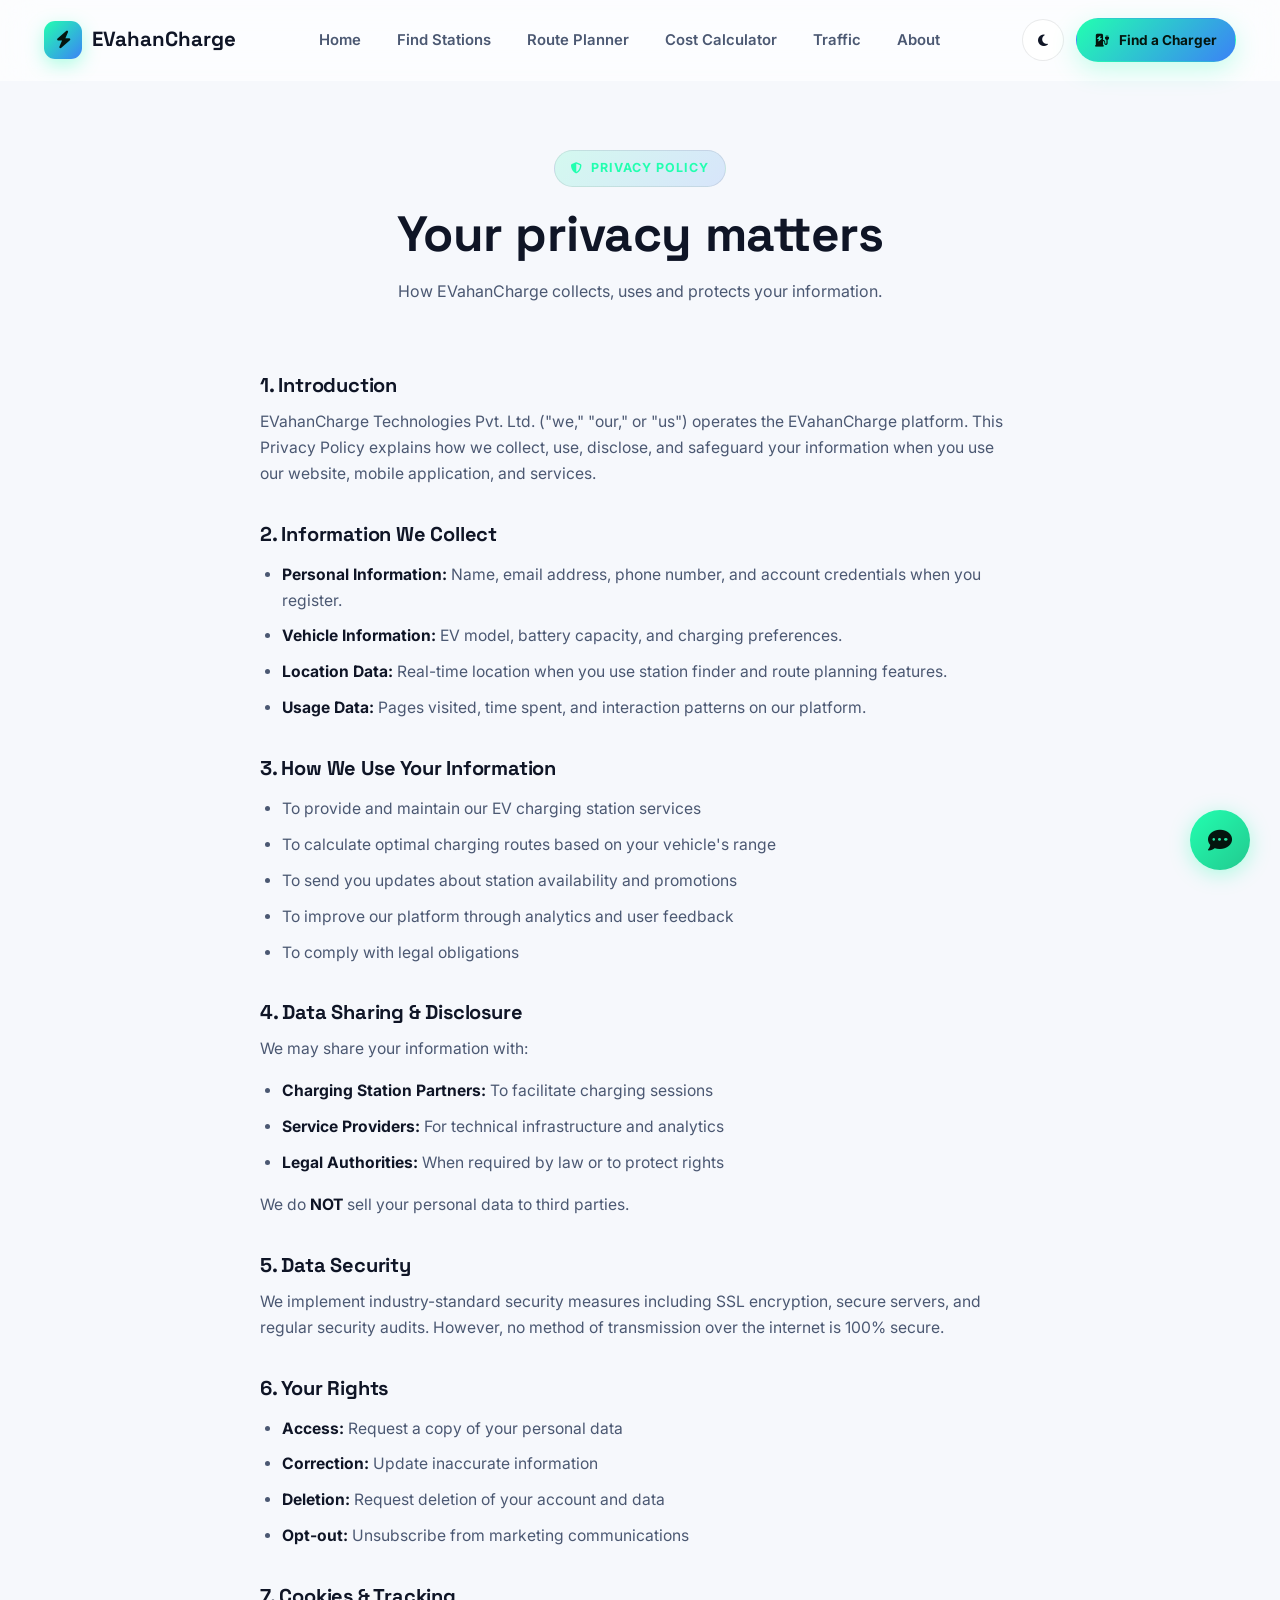
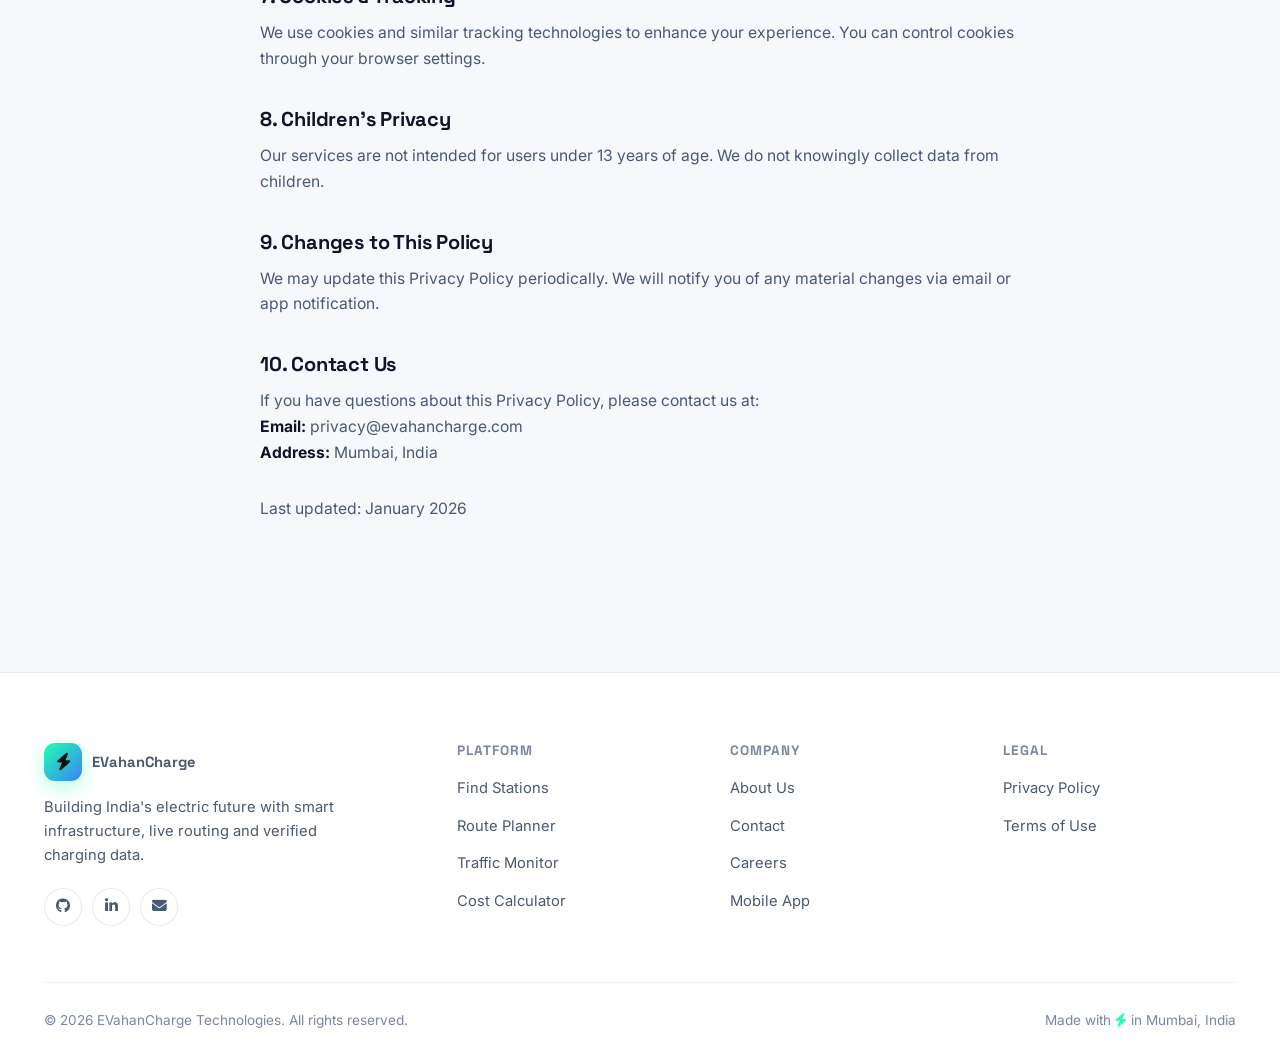
<file: evahancharge/privacy.html>
<!DOCTYPE html>
<html lang="en" data-theme="dark">
<head>
<meta charset="UTF-8">
<meta name="viewport" content="width=device-width, initial-scale=1.0">
<meta name="theme-color" content="#070a12">
<link rel="icon" href="image/logo.png">
<link href="https://fonts.googleapis.com/css2?family=Space+Grotesk:wght@500;600;700;800&family=Inter:wght@400;500;600;700;800&display=swap" rel="stylesheet">
<link rel="stylesheet" href="https://cdnjs.cloudflare.com/ajax/libs/font-awesome/6.5.1/css/all.min.css">
<link rel="stylesheet" href="assets/css/main.css">
<link rel="stylesheet" href="chatbot.css">
<title>Privacy Policy | EVahanCharge</title>
<meta name="description" content="Read EVahanCharge's Privacy Policy to understand how we collect, use and protect your data.">
<style>
.legal-body{ max-width:760px; margin:0 auto; padding:10px 0 40px; }
.legal-body h2{ font-size:1.25rem; margin:36px 0 12px; }
.legal-body h2:first-child{ margin-top:0; }
.legal-body p, .legal-body li{ color:var(--text-dim); font-size:.98rem; margin-bottom:10px; }
.legal-body ul{ padding-left:22px; }
.legal-body strong{ color:var(--text); }
.legal-updated{ color:var(--text-faint); font-size:.85rem; margin-top:30px; }
</style>
</head>
<body>
<div class="pageload"><div class="loader-ring"></div></div>
<nav class="navbar">
  <div class="container nav-inner">
    <a href="index.html" class="brand">
      <span class="brand-mark"><i class="fa-solid fa-bolt"></i></span>
      EVahanCharge
    </a>
    <div class="nav-links" id="nav-menu">
      <a href="index.html">Home</a>
      <a href="ev_search.html">Find Stations</a>
      <a href="app_benefits.html">Route Planner</a>
      <a href="ev_calculator.html">Cost Calculator</a>
      <a href="app_benefits.html">Traffic</a>
      <a href="about.html">About</a>
    </div>
    <div class="nav-actions">
      <button id="theme-toggle" class="icon-btn" title="Toggle theme"><i class="fas fa-moon"></i></button>
      <a href="ev_search.html" class="btn btn-primary btn-sm nav-cta"><i class="fa-solid fa-charging-station"></i> Find a Charger</a>
      <button class="nav-toggle" aria-label="Menu"><i class="fas fa-bars"></i></button>
    </div>
  </div>
</nav>

<section class="page-hero">
  <div class="container">
    <div class="eyebrow reveal in"><i class="fa-solid fa-shield-halved"></i> Privacy Policy</div>
    <h1 class="reveal in reveal-delay-1">Your privacy matters</h1>
    <p class="reveal in reveal-delay-2">How EVahanCharge collects, uses and protects your information.</p>
  </div>
</section>
<section class="section" style="padding-top:0;">
  <div class="container legal-body reveal in">
    <h2>1. Introduction</h2>
    <p>EVahanCharge Technologies Pvt. Ltd. ("we," "our," or "us") operates the EVahanCharge platform. This Privacy Policy explains how we collect, use, disclose, and safeguard your information when you use our website, mobile application, and services.</p>

    <h2>2. Information We Collect</h2>
    <ul>
      <li><strong>Personal Information:</strong> Name, email address, phone number, and account credentials when you register.</li>
      <li><strong>Vehicle Information:</strong> EV model, battery capacity, and charging preferences.</li>
      <li><strong>Location Data:</strong> Real-time location when you use station finder and route planning features.</li>
      <li><strong>Usage Data:</strong> Pages visited, time spent, and interaction patterns on our platform.</li>
    </ul>

    <h2>3. How We Use Your Information</h2>
    <ul>
      <li>To provide and maintain our EV charging station services</li>
      <li>To calculate optimal charging routes based on your vehicle's range</li>
      <li>To send you updates about station availability and promotions</li>
      <li>To improve our platform through analytics and user feedback</li>
      <li>To comply with legal obligations</li>
    </ul>

    <h2>4. Data Sharing &amp; Disclosure</h2>
    <p>We may share your information with:</p>
    <ul>
      <li><strong>Charging Station Partners:</strong> To facilitate charging sessions</li>
      <li><strong>Service Providers:</strong> For technical infrastructure and analytics</li>
      <li><strong>Legal Authorities:</strong> When required by law or to protect rights</li>
    </ul>
    <p>We do <strong>NOT</strong> sell your personal data to third parties.</p>

    <h2>5. Data Security</h2>
    <p>We implement industry-standard security measures including SSL encryption, secure servers, and regular security audits. However, no method of transmission over the internet is 100% secure.</p>

    <h2>6. Your Rights</h2>
    <ul>
      <li><strong>Access:</strong> Request a copy of your personal data</li>
      <li><strong>Correction:</strong> Update inaccurate information</li>
      <li><strong>Deletion:</strong> Request deletion of your account and data</li>
      <li><strong>Opt-out:</strong> Unsubscribe from marketing communications</li>
    </ul>

    <h2>7. Cookies &amp; Tracking</h2>
    <p>We use cookies and similar tracking technologies to enhance your experience. You can control cookies through your browser settings.</p>

    <h2>8. Children's Privacy</h2>
    <p>Our services are not intended for users under 13 years of age. We do not knowingly collect data from children.</p>

    <h2>9. Changes to This Policy</h2>
    <p>We may update this Privacy Policy periodically. We will notify you of any material changes via email or app notification.</p>

    <h2>10. Contact Us</h2>
    <p>If you have questions about this Privacy Policy, please contact us at:<br><strong>Email:</strong> privacy@evahancharge.com<br><strong>Address:</strong> Mumbai, India</p>

    <p class="legal-updated">Last updated: January 2026</p>
  </div>
</section>

<footer class="footer">
  <div class="container">
    <div class="footer-grid">
      <div class="footer-brand">
        <a href="index.html" class="brand">
          <span class="brand-mark"><i class="fa-solid fa-bolt"></i></span>
          EVahanCharge
        </a>
        <p>Building India's electric future with smart infrastructure, live routing and verified charging data.</p>
        <div class="socials">
          <a href="https://github.com/rutiksdshinde" target="_blank" rel="noopener" aria-label="GitHub"><i class="fa-brands fa-github"></i></a>
          <a href="https://www.linkedin.com/in/rutik-shinde-09a438237/" target="_blank" rel="noopener" aria-label="LinkedIn"><i class="fa-brands fa-linkedin-in"></i></a>
          <a href="mailto:support@evahancharge.com" aria-label="Email"><i class="fa-solid fa-envelope"></i></a>
        </div>
      </div>
      <div>
        <h4>Platform</h4>
        <ul>
          <li><a href="ev_search.html">Find Stations</a></li>
          <li><a href="app_benefits.html">Route Planner</a></li>
          <li><a href="app_benefits.html">Traffic Monitor</a></li>
          <li><a href="ev_calculator.html">Cost Calculator</a></li>
        </ul>
      </div>
      <div>
        <h4>Company</h4>
        <ul>
          <li><a href="about.html">About Us</a></li>
          <li><a href="contact.html">Contact</a></li>
          <li><a href="careers.html">Careers</a></li>
          <li><a href="app_benefits.html">Mobile App</a></li>
        </ul>
      </div>
      <div>
        <h4>Legal</h4>
        <ul>
          <li><a href="privacy.html">Privacy Policy</a></li>
          <li><a href="terms.html">Terms of Use</a></li>
        </ul>
      </div>
    </div>
    <div class="footer-bottom">
      <span>&copy; <span class="js-year">2026</span> EVahanCharge Technologies. All rights reserved.</span>
      <span>Made with <i class="fa-solid fa-bolt" style="color:var(--accent)"></i> in Mumbai, India</span>
    </div>
  </div>
</footer>
<button id="chat-toggle-btn" title="Chat with EV Assistant" onclick="toggleChat()"><i class="fas fa-comment-dots"></i></button>
<div id="chat-window" class="chat-hidden">
  <div class="chat-header">
    <span><i class="fa-solid fa-bolt"></i> EV Assistant</span>
    <button onclick="toggleChat()" class="close-chat">&times;</button>
  </div>
  <div id="chat-messages"></div>
  <div id="typing-indicator" class="typing-indicator" style="display:none;">
    <span></span><span></span><span></span>
  </div>
  <div class="chat-input-area">
    <input type="text" id="user-input" placeholder="Ask about charging, routes, cost..." onkeypress="handleEnter(event)">
    <button onclick="sendMessage()"><i class="fas fa-paper-plane"></i></button>
  </div>
</div>
<script src="config.js"></script>
<script src="theme-toggle.js"></script>
<script src="assets/js/site.js"></script>
<script src="chatbot.js"></script>
</body>
</html>
</file>
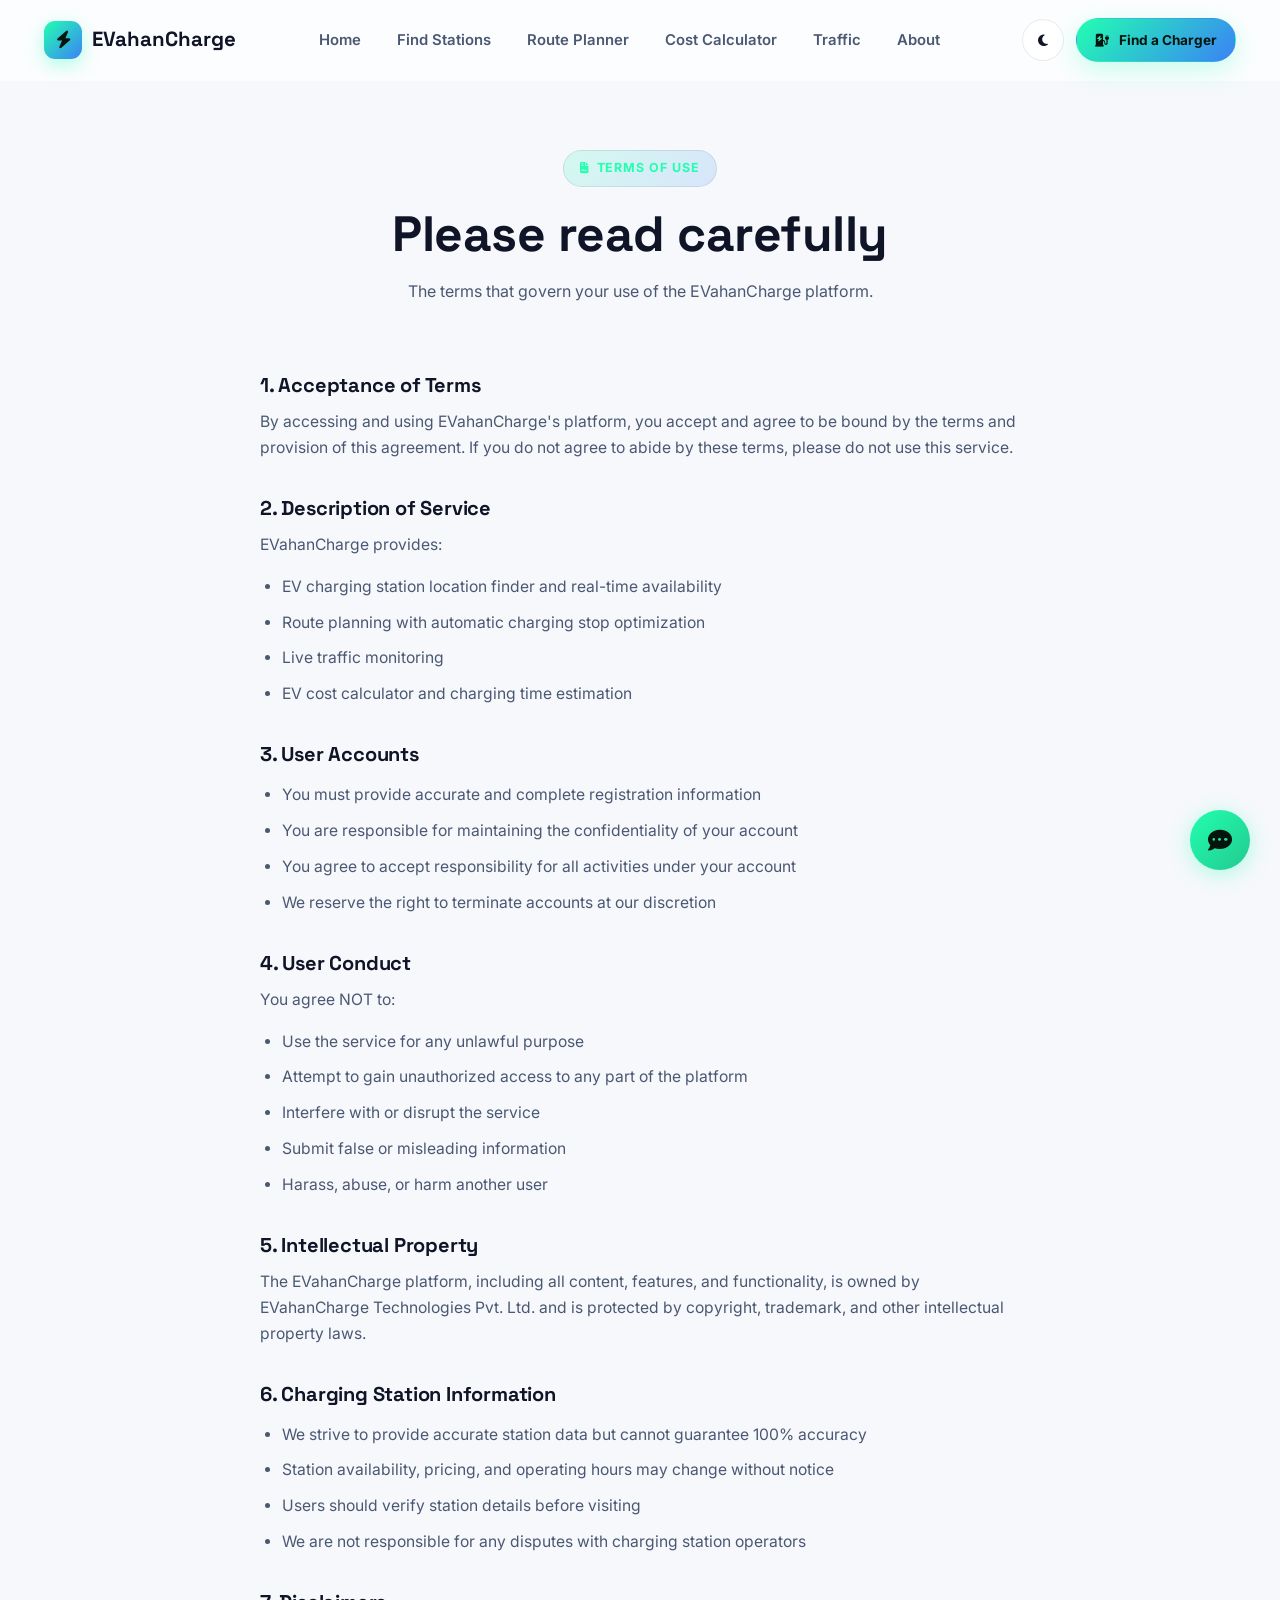
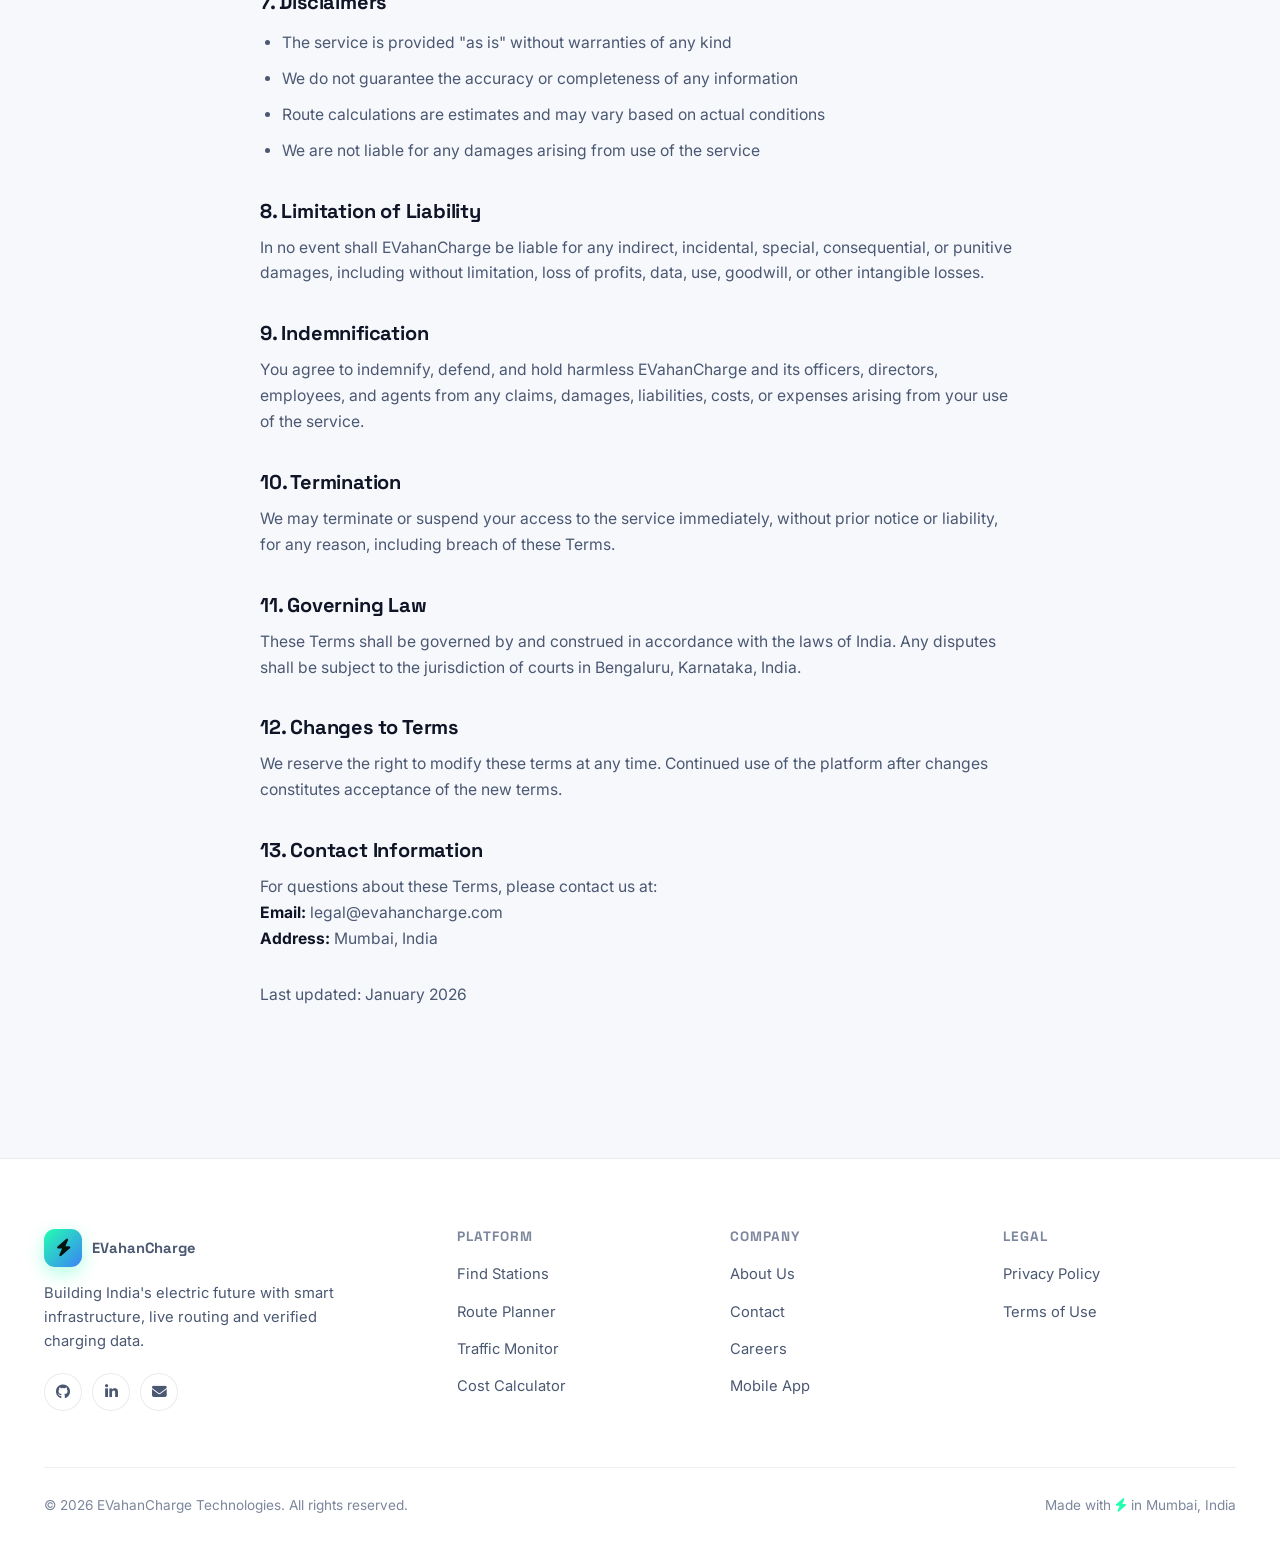
<file: evahancharge/terms.html>
<!DOCTYPE html>
<html lang="en" data-theme="dark">
<head>
<meta charset="UTF-8">
<meta name="viewport" content="width=device-width, initial-scale=1.0">
<meta name="theme-color" content="#070a12">
<link rel="icon" href="image/logo.png">
<link href="https://fonts.googleapis.com/css2?family=Space+Grotesk:wght@500;600;700;800&family=Inter:wght@400;500;600;700;800&display=swap" rel="stylesheet">
<link rel="stylesheet" href="https://cdnjs.cloudflare.com/ajax/libs/font-awesome/6.5.1/css/all.min.css">
<link rel="stylesheet" href="assets/css/main.css">
<link rel="stylesheet" href="chatbot.css">
<title>Terms of Use | EVahanCharge</title>
<meta name="description" content="The terms and conditions governing your use of the EVahanCharge EV charging platform.">
<style>
.legal-body{ max-width:760px; margin:0 auto; padding:10px 0 40px; }
.legal-body h2{ font-size:1.25rem; margin:36px 0 12px; }
.legal-body h2:first-child{ margin-top:0; }
.legal-body p, .legal-body li{ color:var(--text-dim); font-size:.98rem; margin-bottom:10px; }
.legal-body ul{ padding-left:22px; }
.legal-body strong{ color:var(--text); }
.legal-updated{ color:var(--text-faint); font-size:.85rem; margin-top:30px; }
</style>
</head>
<body>
<div class="pageload"><div class="loader-ring"></div></div>
<nav class="navbar">
  <div class="container nav-inner">
    <a href="index.html" class="brand">
      <span class="brand-mark"><i class="fa-solid fa-bolt"></i></span>
      EVahanCharge
    </a>
    <div class="nav-links" id="nav-menu">
      <a href="index.html">Home</a>
      <a href="ev_search.html">Find Stations</a>
      <a href="app_benefits.html">Route Planner</a>
      <a href="ev_calculator.html">Cost Calculator</a>
      <a href="app_benefits.html">Traffic</a>
      <a href="about.html">About</a>
    </div>
    <div class="nav-actions">
      <button id="theme-toggle" class="icon-btn" title="Toggle theme"><i class="fas fa-moon"></i></button>
      <a href="ev_search.html" class="btn btn-primary btn-sm nav-cta"><i class="fa-solid fa-charging-station"></i> Find a Charger</a>
      <button class="nav-toggle" aria-label="Menu"><i class="fas fa-bars"></i></button>
    </div>
  </div>
</nav>

<section class="page-hero">
  <div class="container">
    <div class="eyebrow reveal in"><i class="fa-solid fa-file-contract"></i> Terms of Use</div>
    <h1 class="reveal in reveal-delay-1">Please read carefully</h1>
    <p class="reveal in reveal-delay-2">The terms that govern your use of the EVahanCharge platform.</p>
  </div>
</section>
<section class="section" style="padding-top:0;">
  <div class="container legal-body reveal in">
    <h2>1. Acceptance of Terms</h2>
    <p>By accessing and using EVahanCharge's platform, you accept and agree to be bound by the terms and provision of this agreement. If you do not agree to abide by these terms, please do not use this service.</p>

    <h2>2. Description of Service</h2>
    <p>EVahanCharge provides:</p>
    <ul>
      <li>EV charging station location finder and real-time availability</li>
      <li>Route planning with automatic charging stop optimization</li>
      <li>Live traffic monitoring</li>
      <li>EV cost calculator and charging time estimation</li>
    </ul>

    <h2>3. User Accounts</h2>
    <ul>
      <li>You must provide accurate and complete registration information</li>
      <li>You are responsible for maintaining the confidentiality of your account</li>
      <li>You agree to accept responsibility for all activities under your account</li>
      <li>We reserve the right to terminate accounts at our discretion</li>
    </ul>

    <h2>4. User Conduct</h2>
    <p>You agree NOT to:</p>
    <ul>
      <li>Use the service for any unlawful purpose</li>
      <li>Attempt to gain unauthorized access to any part of the platform</li>
      <li>Interfere with or disrupt the service</li>
      <li>Submit false or misleading information</li>
      <li>Harass, abuse, or harm another user</li>
    </ul>

    <h2>5. Intellectual Property</h2>
    <p>The EVahanCharge platform, including all content, features, and functionality, is owned by EVahanCharge Technologies Pvt. Ltd. and is protected by copyright, trademark, and other intellectual property laws.</p>

    <h2>6. Charging Station Information</h2>
    <ul>
      <li>We strive to provide accurate station data but cannot guarantee 100% accuracy</li>
      <li>Station availability, pricing, and operating hours may change without notice</li>
      <li>Users should verify station details before visiting</li>
      <li>We are not responsible for any disputes with charging station operators</li>
    </ul>

    <h2>7. Disclaimers</h2>
    <ul>
      <li>The service is provided "as is" without warranties of any kind</li>
      <li>We do not guarantee the accuracy or completeness of any information</li>
      <li>Route calculations are estimates and may vary based on actual conditions</li>
      <li>We are not liable for any damages arising from use of the service</li>
    </ul>

    <h2>8. Limitation of Liability</h2>
    <p>In no event shall EVahanCharge be liable for any indirect, incidental, special, consequential, or punitive damages, including without limitation, loss of profits, data, use, goodwill, or other intangible losses.</p>

    <h2>9. Indemnification</h2>
    <p>You agree to indemnify, defend, and hold harmless EVahanCharge and its officers, directors, employees, and agents from any claims, damages, liabilities, costs, or expenses arising from your use of the service.</p>

    <h2>10. Termination</h2>
    <p>We may terminate or suspend your access to the service immediately, without prior notice or liability, for any reason, including breach of these Terms.</p>

    <h2>11. Governing Law</h2>
    <p>These Terms shall be governed by and construed in accordance with the laws of India. Any disputes shall be subject to the jurisdiction of courts in Bengaluru, Karnataka, India.</p>

    <h2>12. Changes to Terms</h2>
    <p>We reserve the right to modify these terms at any time. Continued use of the platform after changes constitutes acceptance of the new terms.</p>

    <h2>13. Contact Information</h2>
    <p>For questions about these Terms, please contact us at:<br><strong>Email:</strong> legal@evahancharge.com<br><strong>Address:</strong> Mumbai, India</p>

    <p class="legal-updated">Last updated: January 2026</p>
  </div>
</section>

<footer class="footer">
  <div class="container">
    <div class="footer-grid">
      <div class="footer-brand">
        <a href="index.html" class="brand">
          <span class="brand-mark"><i class="fa-solid fa-bolt"></i></span>
          EVahanCharge
        </a>
        <p>Building India's electric future with smart infrastructure, live routing and verified charging data.</p>
        <div class="socials">
          <a href="https://github.com/rutiksdshinde" target="_blank" rel="noopener" aria-label="GitHub"><i class="fa-brands fa-github"></i></a>
          <a href="https://www.linkedin.com/in/rutik-shinde-09a438237/" target="_blank" rel="noopener" aria-label="LinkedIn"><i class="fa-brands fa-linkedin-in"></i></a>
          <a href="mailto:support@evahancharge.com" aria-label="Email"><i class="fa-solid fa-envelope"></i></a>
        </div>
      </div>
      <div>
        <h4>Platform</h4>
        <ul>
          <li><a href="ev_search.html">Find Stations</a></li>
          <li><a href="app_benefits.html">Route Planner</a></li>
          <li><a href="app_benefits.html">Traffic Monitor</a></li>
          <li><a href="ev_calculator.html">Cost Calculator</a></li>
        </ul>
      </div>
      <div>
        <h4>Company</h4>
        <ul>
          <li><a href="about.html">About Us</a></li>
          <li><a href="contact.html">Contact</a></li>
          <li><a href="careers.html">Careers</a></li>
          <li><a href="app_benefits.html">Mobile App</a></li>
        </ul>
      </div>
      <div>
        <h4>Legal</h4>
        <ul>
          <li><a href="privacy.html">Privacy Policy</a></li>
          <li><a href="terms.html">Terms of Use</a></li>
        </ul>
      </div>
    </div>
    <div class="footer-bottom">
      <span>&copy; <span class="js-year">2026</span> EVahanCharge Technologies. All rights reserved.</span>
      <span>Made with <i class="fa-solid fa-bolt" style="color:var(--accent)"></i> in Mumbai, India</span>
    </div>
  </div>
</footer>
<button id="chat-toggle-btn" title="Chat with EV Assistant" onclick="toggleChat()"><i class="fas fa-comment-dots"></i></button>
<div id="chat-window" class="chat-hidden">
  <div class="chat-header">
    <span><i class="fa-solid fa-bolt"></i> EV Assistant</span>
    <button onclick="toggleChat()" class="close-chat">&times;</button>
  </div>
  <div id="chat-messages"></div>
  <div id="typing-indicator" class="typing-indicator" style="display:none;">
    <span></span><span></span><span></span>
  </div>
  <div class="chat-input-area">
    <input type="text" id="user-input" placeholder="Ask about charging, routes, cost..." onkeypress="handleEnter(event)">
    <button onclick="sendMessage()"><i class="fas fa-paper-plane"></i></button>
  </div>
</div>
<script src="config.js"></script>
<script src="theme-toggle.js"></script>
<script src="assets/js/site.js"></script>
<script src="chatbot.js"></script>
</body>
</html>
</file>
<file: evahancharge/assets/css/main.css>
/* ==========================================================================
   EVahan — Design System
   ========================================================================== */

@import url('https://fonts.googleapis.com/css2?family=Space+Grotesk:wght@500;600;700;800&family=Inter:wght@400;500;600;700;800&display=swap');

:root{
  --bg:#070a12;
  --bg-alt:#0b1120;
  --surface:#0f1526;
  --surface-2:#131b31;
  --border:rgba(255,255,255,.09);
  --border-soft:rgba(255,255,255,.06);
  --text:#eef1f8;
  --text-dim:#9aa4bd;
  --text-faint:#6b7690;

  --accent:#22ffb0;
  --accent-2:#3b82f6;
  --accent-3:#a78bfa;
  --accent-warn:#ffb547;
  --accent-danger:#ff5d7a;

  --grad-brand:linear-gradient(135deg,#22ffb0 0%,#3b82f6 100%);
  --grad-brand-soft:linear-gradient(135deg,rgba(34,255,176,.16),rgba(59,130,246,.16));
  --grad-radial:radial-gradient(circle at 50% 0%, rgba(59,130,246,.25), transparent 60%);

  --shadow-sm:0 2px 10px rgba(0,0,0,.25);
  --shadow-md:0 10px 30px rgba(0,0,0,.35);
  --shadow-lg:0 25px 60px rgba(0,0,0,.45);
  --shadow-glow:0 0 0 1px rgba(34,255,176,.15), 0 10px 40px rgba(34,255,176,.12);

  --radius-sm:12px;
  --radius-md:18px;
  --radius-lg:28px;
  --radius-pill:999px;

  --ease:cubic-bezier(.22,1,.36,1);
  --container:1240px;

  --font-display:'Space Grotesk', 'Inter', sans-serif;
  --font-body:'Inter', sans-serif;

  color-scheme: dark;
}

[data-theme="light"]{
  --bg:#f6f8fc;
  --bg-alt:#ffffff;
  --surface:#ffffff;
  --surface-2:#f1f4fa;
  --border:rgba(15,23,42,.09);
  --border-soft:rgba(15,23,42,.06);
  --text:#0f1526;
  --text-dim:#4b5872;
  --text-faint:#7c869c;
  --grad-radial:radial-gradient(circle at 50% 0%, rgba(59,130,246,.12), transparent 60%);
  --shadow-sm:0 2px 10px rgba(15,23,42,.06);
  --shadow-md:0 10px 30px rgba(15,23,42,.08);
  --shadow-lg:0 25px 60px rgba(15,23,42,.12);
  color-scheme: light;
}

*,*::before,*::after{ box-sizing:border-box; }
html{ scroll-behavior:smooth; }
body{
  margin:0;
  background:var(--bg);
  color:var(--text);
  font-family:var(--font-body);
  line-height:1.65;
  -webkit-font-smoothing:antialiased;
  overflow-x:hidden;
  transition:background .35s var(--ease), color .35s var(--ease);
}
img{ max-width:100%; display:block; }
a{ color:inherit; }
h1,h2,h3,h4{ font-family:var(--font-display); line-height:1.15; margin:0; letter-spacing:-.01em; }
p{ margin:0; }
button,input,textarea,select{ font-family:inherit; }
::selection{ background:var(--accent); color:#04150e; }

.container{ max-width:var(--container); margin:0 auto; padding:0 24px; }
.container-narrow{ max-width:820px; margin:0 auto; padding:0 24px; }

/* ---------------------------------- utils --------------------------------*/
.eyebrow{
  display:inline-flex; align-items:center; gap:8px;
  padding:7px 16px; border-radius:var(--radius-pill);
  background:var(--grad-brand-soft); border:1px solid var(--border);
  color:var(--accent); font-weight:700; font-size:.78rem;
  letter-spacing:.08em; text-transform:uppercase;
}
.eyebrow i,.eyebrow svg{ font-size:.9em; }

.grad-text{
  background:var(--grad-brand);
  -webkit-background-clip:text; background-clip:text; color:transparent;
}

.section{ padding:100px 0; position:relative; }
.section-sm{ padding:60px 0; }
.section-head{ max-width:640px; margin:0 auto 56px; text-align:center; }
.section-head.left{ text-align:left; margin:0 0 48px; }
.section-title{ font-size:clamp(1.9rem,3.6vw,2.9rem); font-weight:800; margin:14px 0 16px; }
.section-desc{ color:var(--text-dim); font-size:1.05rem; }

.reveal{ opacity:0; transform:translateY(28px); transition:opacity .7s var(--ease), transform .7s var(--ease); }
.reveal.in{ opacity:1; transform:translateY(0); }
.reveal-delay-1{ transition-delay:.08s; }
.reveal-delay-2{ transition-delay:.16s; }
.reveal-delay-3{ transition-delay:.24s; }
.reveal-delay-4{ transition-delay:.32s; }

@keyframes floaty{ 0%,100%{ transform:translateY(0);} 50%{ transform:translateY(-14px);} }
@keyframes pulseGlow{ 0%,100%{ opacity:.55;} 50%{ opacity:1;} }
@keyframes spin{ to{ transform:rotate(360deg);} }
@keyframes shimmer{ 0%{ background-position:-200% 0;} 100%{ background-position:200% 0;} }
@keyframes blobMove{ 0%,100%{ transform:translate(0,0) scale(1);} 33%{ transform:translate(30px,-40px) scale(1.08);} 66%{ transform:translate(-25px,25px) scale(.95);} }

/* --------------------------------- buttons -------------------------------*/
.btn{
  --btn-pad:14px 26px;
  display:inline-flex; align-items:center; justify-content:center; gap:9px;
  padding:var(--btn-pad); border-radius:var(--radius-pill);
  font-weight:700; font-size:.95rem; text-decoration:none; cursor:pointer;
  border:1px solid transparent; white-space:nowrap;
  transition:transform .3s var(--ease), box-shadow .3s var(--ease), background .3s var(--ease), border-color .3s var(--ease), color .3s var(--ease);
  position:relative; isolation:isolate;
}
.btn:active{ transform:translateY(1px) scale(.98); }
.btn-primary{ background:var(--grad-brand); color:#04150e; box-shadow:0 8px 24px rgba(34,255,176,.25); }
.btn-primary:hover{ transform:translateY(-3px); box-shadow:0 14px 34px rgba(34,255,176,.35); }
.btn-ghost{ background:var(--surface); border-color:var(--border); color:var(--text); }
.btn-ghost:hover{ border-color:var(--accent); color:var(--accent); transform:translateY(-3px); }
.btn-outline{ background:transparent; border-color:var(--border); color:var(--text); }
.btn-outline:hover{ border-color:var(--accent); color:var(--accent); }
.btn-sm{ --btn-pad:10px 18px; font-size:.85rem; }
.btn-lg{ --btn-pad:17px 34px; font-size:1rem; }
.btn-block{ width:100%; }
.btn i,.btn svg{ font-size:.95em; }

/* ---------------------------------- navbar -------------------------------*/
.navbar{
  position:fixed; top:0; left:0; right:0; z-index:1000;
  padding:18px 0;
  background:rgba(7,10,18,.5);
  backdrop-filter:blur(18px) saturate(140%);
  -webkit-backdrop-filter:blur(18px) saturate(140%);
  border-bottom:1px solid transparent;
  transition:background .35s var(--ease), border-color .35s var(--ease), padding .35s var(--ease);
}
[data-theme="light"] .navbar{ background:rgba(255,255,255,.65); }
.navbar.scrolled{ padding:12px 0; border-color:var(--border); background:rgba(7,10,18,.82); box-shadow:var(--shadow-sm); }
[data-theme="light"] .navbar.scrolled{ background:rgba(255,255,255,.86); }
.nav-inner{ display:flex; align-items:center; justify-content:space-between; gap:20px; }
.brand{ display:flex; align-items:center; gap:10px; text-decoration:none; font-family:var(--font-display); font-weight:800; font-size:1.28rem; color:var(--text); }
.brand .brand-mark{
  width:38px; height:38px; border-radius:11px; background:var(--grad-brand);
  display:flex; align-items:center; justify-content:center; color:#04150e; font-size:1.1rem;
  box-shadow:0 6px 18px rgba(34,255,176,.35);
}
.nav-links{ display:flex; align-items:center; gap:6px; list-style:none; margin:0; padding:0; }
.nav-links a{
  display:inline-block; padding:9px 15px; border-radius:var(--radius-pill);
  text-decoration:none; color:var(--text-dim); font-weight:600; font-size:.93rem;
  transition:color .25s, background .25s;
}
.nav-links a:hover, .nav-links a.active{ color:var(--text); background:var(--surface); }
.nav-actions{ display:flex; align-items:center; gap:12px; }
.icon-btn{
  width:42px; height:42px; border-radius:50%; display:flex; align-items:center; justify-content:center;
  background:var(--surface); border:1px solid var(--border); color:var(--text); cursor:pointer;
  transition:all .25s var(--ease); flex:none;
}
.icon-btn:hover{ border-color:var(--accent); color:var(--accent); transform:translateY(-2px) rotate(8deg); }
.nav-toggle{ display:none; }

@media (max-width: 960px){
  .nav-links{
    position:fixed; top:74px; left:16px; right:16px;
    flex-direction:column; align-items:stretch; gap:2px;
    background:var(--surface); border:1px solid var(--border); border-radius:var(--radius-md);
    padding:12px; box-shadow:var(--shadow-lg);
    transform:translateY(-14px) scale(.98); opacity:0; visibility:hidden; pointer-events:none;
    transition:all .3s var(--ease);
    max-height:calc(100vh - 100px); overflow-y:auto;
  }
  .nav-links.show{ transform:translateY(0) scale(1); opacity:1; visibility:visible; pointer-events:auto; }
  .nav-links a{ padding:13px 16px; }
  .nav-toggle{
    display:flex; width:42px; height:42px; border-radius:50%; align-items:center; justify-content:center;
    background:var(--surface); border:1px solid var(--border); color:var(--text); cursor:pointer; flex:none;
  }
}
@media (max-width: 620px){
  .nav-cta{ display:none; }
}
@media (max-width: 400px){
  .nav-actions{ gap:8px; }
  .icon-btn{ width:38px; height:38px; }
  .nav-toggle{ width:38px; height:38px; }
  .brand{ font-size:1.08rem; }
  .brand .brand-mark{ width:32px; height:32px; font-size:.95rem; }
}

/* ---------------------------------- hero ---------------------------------*/
.hero{ position:relative; padding:168px 0 110px; overflow:hidden; }
.hero::before{
  content:''; position:absolute; inset:0; background:var(--grad-radial); pointer-events:none;
}
.hero-blob{
  position:absolute; border-radius:50%; filter:blur(70px); opacity:.55; pointer-events:none;
  animation:blobMove 16s ease-in-out infinite;
}
.hero-blob.b1{ width:420px; height:420px; background:#22ffb0; top:-120px; right:-80px; }
.hero-blob.b2{ width:360px; height:360px; background:#3b82f6; bottom:-140px; left:-100px; animation-delay:-6s; }
.hero-grid{ display:grid; grid-template-columns:1.05fr .95fr; gap:60px; align-items:center; }
.hero-kicker{ margin-bottom:22px; }
.hero-title{ font-size:clamp(2.4rem,5vw,3.6rem); font-weight:800; letter-spacing:-.02em; }
.hero-desc{ margin:22px 0 34px; color:var(--text-dim); font-size:1.12rem; max-width:520px; }
.hero-cta{ display:flex; gap:14px; flex-wrap:wrap; }
.hero-stats{ display:flex; gap:34px; margin-top:48px; flex-wrap:wrap; }
.hero-stat b{ display:block; font-family:var(--font-display); font-size:1.6rem; font-weight:800; }
.hero-stat span{ color:var(--text-faint); font-size:.82rem; }

/* -------------------------- floating map/card visual ---------------------*/
.hero-visual{ position:relative; height:440px; }
.hv-card{
  position:absolute; background:var(--surface); border:1px solid var(--border);
  border-radius:var(--radius-md); box-shadow:var(--shadow-lg); padding:16px 18px;
  display:flex; align-items:center; gap:12px; animation:floaty 6s ease-in-out infinite;
}
.hv-icon{ width:42px; height:42px; border-radius:12px; display:flex; align-items:center; justify-content:center; font-size:1.1rem; flex:none; }
.hv-main{
  position:absolute; inset:6%; border-radius:var(--radius-lg); overflow:hidden; border:1px solid var(--border);
  box-shadow:var(--shadow-lg);
}
.hv-main img{ width:100%; height:100%; object-fit:cover; }
.hv-main::after{ content:''; position:absolute; inset:0; background:linear-gradient(180deg,transparent 40%, rgba(6,10,18,.75)); }
.hv-pulse{
  position:absolute; width:14px; height:14px; border-radius:50%; background:var(--accent);
  box-shadow:0 0 0 0 rgba(34,255,176,.7); animation:ping 2s infinite;
}
@keyframes ping{ 0%{ box-shadow:0 0 0 0 rgba(34,255,176,.55);} 70%{ box-shadow:0 0 0 16px rgba(34,255,176,0);} 100%{ box-shadow:0 0 0 0 rgba(34,255,176,0);} }

/* ---------------------------------- cards --------------------------------*/
.card{
  background:var(--surface); border:1px solid var(--border); border-radius:var(--radius-md);
  padding:30px; transition:transform .35s var(--ease), box-shadow .35s var(--ease), border-color .35s var(--ease);
}
.card:hover{ transform:translateY(-6px); box-shadow:var(--shadow-md); border-color:var(--border-soft); }
.card-icon{
  width:52px; height:52px; border-radius:14px; display:flex; align-items:center; justify-content:center;
  font-size:1.3rem; margin-bottom:18px; background:var(--grad-brand-soft); color:var(--accent);
}
.card h3{ font-size:1.18rem; margin-bottom:10px; }
.card p{ color:var(--text-dim); font-size:.95rem; }

.grid{ display:grid; gap:24px; }
.grid-2{ grid-template-columns:repeat(2,1fr); }
.grid-3{ grid-template-columns:repeat(3,1fr); }
.grid-4{ grid-template-columns:repeat(4,1fr); }

.glass{
  background:rgba(255,255,255,.03); backdrop-filter:blur(16px);
  border:1px solid var(--border); border-radius:var(--radius-lg);
}

/* --------------------------------- badges/tags ----------------------------*/
.tag{ display:inline-flex; align-items:center; gap:6px; padding:5px 12px; border-radius:var(--radius-pill); background:var(--surface-2); border:1px solid var(--border); font-size:.78rem; font-weight:700; color:var(--text-dim); }
.tag.accent{ color:var(--accent); border-color:rgba(34,255,176,.3); background:rgba(34,255,176,.08); }

/* --------------------------------- steps ----------------------------------*/
.steps{ display:grid; grid-template-columns:repeat(3,1fr); gap:26px; counter-reset:step; }
.step{ position:relative; padding:30px 26px; border-radius:var(--radius-md); background:var(--surface); border:1px solid var(--border); }
.step::before{
  counter-increment:step; content:counter(step,decimal-leading-zero);
  font-family:var(--font-display); font-size:2.4rem; font-weight:800; color:transparent;
  -webkit-text-stroke:1.4px var(--accent); display:block; margin-bottom:14px; opacity:.8;
}

/* --------------------------------- CTA band -------------------------------*/
.cta-band{
  position:relative; overflow:hidden; border-radius:var(--radius-lg); padding:64px 48px; text-align:center;
  background:linear-gradient(135deg, rgba(34,255,176,.14), rgba(59,130,246,.14));
  border:1px solid var(--border);
}
.cta-band h2{ font-size:clamp(1.8rem,3.4vw,2.6rem); margin-bottom:16px; }
.cta-band p{ color:var(--text-dim); max-width:520px; margin:0 auto 30px; }

/* ---------------------------------- footer --------------------------------*/
.footer{ padding:70px 0 30px; border-top:1px solid var(--border); background:var(--bg-alt); }
.footer-grid{ display:grid; grid-template-columns:1.6fr 1fr 1fr 1fr; gap:40px; }
.footer h4{ font-size:.85rem; text-transform:uppercase; letter-spacing:.08em; color:var(--text-faint); margin-bottom:16px; }
.footer ul{ list-style:none; margin:0; padding:0; display:flex; flex-direction:column; gap:11px; }
.footer a{ text-decoration:none; color:var(--text-dim); font-size:.92rem; transition:color .2s; }
.footer a:hover{ color:var(--accent); }
.footer-bottom{ margin-top:56px; padding-top:26px; border-top:1px solid var(--border-soft); display:flex; justify-content:space-between; flex-wrap:wrap; gap:12px; color:var(--text-faint); font-size:.85rem; }
.footer-brand p{ color:var(--text-dim); max-width:320px; margin:14px 0 20px; font-size:.92rem; }
.socials{ display:flex; gap:10px; }
.socials a{ width:38px; height:38px; border-radius:50%; background:var(--surface); border:1px solid var(--border); display:flex; align-items:center; justify-content:center; }
.socials a:hover{ color:var(--accent); border-color:var(--accent); }

/* --------------------------------- forms -----------------------------------*/
.field{ margin-bottom:20px; }
.field label{ display:block; font-size:.85rem; font-weight:700; margin-bottom:8px; color:var(--text-dim); }
.field input, .field select, .field textarea{
  width:100%; padding:13px 16px; border-radius:var(--radius-sm); border:1px solid var(--border);
  background:var(--surface-2); color:var(--text); font-size:.95rem; outline:none;
  transition:border-color .25s, box-shadow .25s, background .25s;
}
.field input:focus, .field select:focus, .field textarea:focus{ border-color:var(--accent); box-shadow:0 0 0 4px rgba(34,255,176,.14); }
.field textarea{ resize:vertical; min-height:120px; }

/* --------------------------------- utility page header --------------------*/
.page-hero{ padding:150px 0 60px; text-align:center; }
.page-hero .eyebrow{ margin-bottom:18px; }
.page-hero h1{ font-size:clamp(2rem,4.6vw,3.1rem); font-weight:800; }
.page-hero p{ color:var(--text-dim); max-width:600px; margin:16px auto 0; }

/* --------------------------------- responsive ------------------------------*/
@media (max-width: 1080px){
  .grid-4{ grid-template-columns:repeat(2,1fr); }
  .grid-3{ grid-template-columns:repeat(2,1fr); }
  .footer-grid{ grid-template-columns:1fr 1fr; }
}
@media (max-width: 860px){
  .hero-grid{ grid-template-columns:1fr; }
  .hero-visual{ height:320px; order:-1; }
  .steps{ grid-template-columns:1fr; }
  .grid-2{ grid-template-columns:1fr; }
}
@media (max-width: 640px){
  .section{ padding:70px 0; }
  .grid-3,.grid-4{ grid-template-columns:1fr; }
  .footer-grid{ grid-template-columns:1fr; gap:30px; }
  .hero{ padding:140px 0 80px; }
  .hero-stats{ gap:22px; }
  .cta-band{ padding:44px 22px; }
  .hero-cta{ flex-direction:column; align-items:stretch; }
  .hero-cta .btn{ width:100%; }
}
@media (max-width: 480px){
  .hv-card{ padding:12px 14px; gap:9px; font-size:.92rem; }
  .hv-card[style*="left:-6%"]{ left:2% !important; }
  .hv-card[style*="right:-8%"]{ right:2% !important; }
  .hv-icon{ width:36px; height:36px; font-size:.95rem; }
  .page-hero{ padding:130px 0 50px; }
}

/* --------------------------------- scrollbar -------------------------------*/
::-webkit-scrollbar{ width:10px; }
::-webkit-scrollbar-track{ background:var(--bg); }
::-webkit-scrollbar-thumb{ background:var(--surface-2); border-radius:10px; border:2px solid var(--bg); }

/* --------------------------------- page loader ------------------------------*/
.pageload{
  position:fixed; inset:0; background:var(--bg); z-index:9999;
  display:flex; align-items:center; justify-content:center;
  transition:opacity .5s var(--ease), visibility .5s var(--ease);
}
.pageload.hide{ opacity:0; visibility:hidden; }
.pageload .loader-ring{
  width:46px; height:46px; border-radius:50%; border:3px solid var(--border);
  border-top-color:var(--accent); animation:spin .8s linear infinite;
}

/* ================================ Map & Popups =========================== */
#map{ background:var(--surface-2); }
.mapboxgl-popup-content, .tt-popup-content{
  padding:0 !important;
  border-radius:20px !important;
  overflow:hidden;
  font-family:var(--font-body);
  line-height:1.35;

  /* better “designed” popup shell */
  background:rgba(15,21,38,.92);
  box-shadow:0 25px 60px rgba(0,0,0,.45);
  border:1px solid rgba(255,255,255,.10);

  /* allow inner custom popup to keep its own visuals */
  position:relative;
}

/* Subtle gradient sheen + border glow */
.mapboxgl-popup-content::before, .tt-popup-content::before{
  content:'';
  position:absolute;
  inset:-1px;
  background:
    radial-gradient(140px 120px at 20% 10%, rgba(34,255,176,.35), transparent 55%),
    radial-gradient(180px 120px at 75% 0%, rgba(59,130,246,.32), transparent 58%),
    linear-gradient(135deg, rgba(34,255,176,.14), rgba(59,130,246,.14));
  opacity:.95;
  pointer-events:none;
  z-index:0;
}

.mapboxgl-popup-content > *, .tt-popup-content > *{ position:relative; z-index:1; }

/* Responsive sizing */
.mapboxgl-popup{
  /* Mapbox places width inline; we only cap it */
  max-width:calc(100vw - 24px) !important;
}

.mapboxgl-popup-content{
  width:clamp(240px, 22vw, 360px) !important;
}

/* Tip/arrow styling (matches the border radius + gradient) */
.mapboxgl-popup-anchor-top .mapboxgl-popup-tip,
.mapboxgl-popup-anchor-bottom .mapboxgl-popup-tip,
.mapboxgl-popup-anchor-left .mapboxgl-popup-tip,
.mapboxgl-popup-anchor-right .mapboxgl-popup-tip{
  border-top-color:rgba(255,255,255,.10) !important;
}

.mapboxgl-popup-tip{
  filter:drop-shadow(0 8px 16px rgba(0,0,0,.25));
}

[data-theme="light"] .mapboxgl-popup-content, [data-theme="light"] .tt-popup-content{
  background:rgba(255,255,255,.92);
  border:1px solid rgba(15,23,42,.10);
  box-shadow:0 25px 60px rgba(15,23,42,.12);
}

[data-theme="light"] .mapboxgl-popup-content::before, [data-theme="light"] .tt-popup-content::before{
  opacity:.85;
  background:
    radial-gradient(140px 120px at 20% 10%, rgba(34,255,176,.22), transparent 55%),
    radial-gradient(180px 120px at 75% 0%, rgba(59,130,246,.18), transparent 58%),
    linear-gradient(135deg, rgba(34,255,176,.10), rgba(59,130,246,.10));
}

.station-popup{
  font-family:var(--font-body); max-width:320px; background:var(--surface); color:var(--text);
  border-radius:20px; box-shadow:0 20px 40px rgba(0,0,0,.25); border:1px solid var(--border); overflow:hidden;
}
.station-popup .station-header{
  background:var(--grad-brand); padding:18px 20px; display:flex; align-items:center; gap:14px;
}
.station-popup .station-icon{
  width:46px; height:46px; background:rgba(4,21,14,.18); border-radius:50%;
  display:flex; align-items:center; justify-content:center; font-size:1.25rem; color:#04150e; flex:none;
}
.station-popup .station-name{ color:#04150e; font-size:1.12rem; font-weight:800; margin:0; line-height:1.2; }
.station-popup .station-address-section{ padding:14px 20px; display:flex; gap:10px; border-bottom:1px solid var(--border-soft); }
.station-popup .address-icon{ color:var(--accent); margin-top:3px; }
.station-popup .station-address a{ color:var(--text-dim); text-decoration:none; font-size:.88rem; font-weight:500; }
.station-popup .station-address a:hover{ color:var(--accent); text-decoration:underline; }
.station-popup .directions-btn{
  display:flex; align-items:center; justify-content:center; gap:9px;
  background:var(--grad-brand); color:#04150e; padding:12px 20px; margin:14px 20px;
  border-radius:14px; text-decoration:none; font-weight:800; font-size:.92rem;
  box-shadow:0 8px 22px rgba(34,255,176,.25); transition:transform .25s var(--ease), box-shadow .25s var(--ease);
}
.station-popup .directions-btn:hover{ transform:translateY(-2px); box-shadow:0 12px 28px rgba(34,255,176,.35); }
.station-popup .status-section{ padding:6px 20px 20px; }
.station-popup .connector-header{
  display:flex; align-items:center; gap:8px; font-size:.92rem; font-weight:800; color:var(--text);
  margin-bottom:10px; padding-bottom:8px; border-bottom:2px solid var(--accent);
}
.station-popup .connectors-list{ display:flex; flex-direction:column; gap:7px; }
.station-popup .connectors-list span{
  background:var(--grad-brand-soft); color:var(--text); padding:8px 12px; border-radius:9px;
  font-size:.84rem; font-weight:600; border-left:3px solid var(--accent);
}
.station-popup .status-info{
  display:flex; align-items:center; gap:8px; background:rgba(255,181,71,.12); color:var(--accent-warn);
  padding:11px 14px; border-radius:12px; font-size:.88rem; font-weight:600; border:1px solid rgba(255,181,71,.25);
}
</file>
<file: evahancharge/chatbot.css>
/* Chatbot Styles */
#chat-toggle-btn {
    position: fixed;
    bottom: 30px;
    right: 30px;
    width: 60px;
    height: 60px;
    border-radius: 50%;
    background: linear-gradient(135deg, #22ffb0, #22c98f);
    color: white;
    border: none;
    font-size: 24px;
    cursor: pointer;
    box-shadow: 0 4px 20px rgba(34, 255, 176, 0.35);
    z-index: 1000;
    display: flex;
    align-items: center;
    justify-content: center;
    transition: all 0.3s ease;
}

#chat-toggle-btn:hover {
    transform: scale(1.1) rotate(5deg);
    box-shadow: 0 6px 25px rgba(34, 255, 176, 0.45);
}

#chat-window {
    position: fixed;
    bottom: 100px;
    right: 30px;
    width: 350px;
    height: 500px;
    background: rgba(255, 255, 255, 0.95);
    backdrop-filter: blur(20px);
    border-radius: 20px;
    box-shadow: 0 20px 40px rgba(0, 0, 0, 0.15);
    z-index: 999;
    display: flex;
    flex-direction: column;
    overflow: hidden;
    border: 1px solid rgba(255, 255, 255, 0.12);
    transition: all 0.3s ease;
}

[data-theme="dark"] #chat-window {
    background: rgba(15, 21, 38, 0.97);
    border: 1px solid rgba(255, 255, 255, 0.1);
    box-shadow: 0 20px 40px rgba(0, 0, 0, 0.4);
}

.chat-hidden {
    opacity: 0;
    transform: scale(0);
    pointer-events: none;
}

.chat-visible {
    opacity: 1;
    transform: scale(1);
    pointer-events: auto;
}

.chat-header {
    background: linear-gradient(135deg, #22ffb0, #22c98f);
    color: white;
    padding: 16px 20px;
    display: flex;
    justify-content: space-between;
    align-items: center;
    font-weight: 600;
    font-size: 16px;
}

.chat-header span {
    display: flex;
    align-items: center;
    gap: 8px;
}

.close-chat {
    background: none;
    border: none;
    color: white;
    font-size: 24px;
    cursor: pointer;
    padding: 0;
    width: 24px;
    height: 24px;
    display: flex;
    align-items: center;
    justify-content: center;
    border-radius: 50%;
    transition: background 0.2s;
}

.close-chat:hover {
    background: rgba(255, 255, 255, 0.12);
}

#chat-messages {
    flex: 1;
    padding: 16px;
    overflow-y: auto;
    display: flex;
    flex-direction: column;
    gap: 12px;
    font-size: 14px;
    line-height: 1.4;
}

.message {
    max-width: 80%;
    padding: 12px 16px;
    border-radius: 18px;
    word-wrap: break-word;
    animation: messageSlideIn 0.3s ease-out;
}

@keyframes messageSlideIn {
    from {
        opacity: 0;
        transform: translateY(10px);
    }
    to {
        opacity: 1;
        transform: translateY(0);
    }
}

.bot-message {
    background: rgba(59, 130, 246, 0.1);
    color: #eef1f8;
    align-self: flex-start;
    border-bottom-left-radius: 4px;
}

[data-theme="dark"] .bot-message {
    background: rgba(59, 130, 246, 0.2);
    color: #eef1f8;
}

.user-message {
    background: linear-gradient(135deg, #22ffb0, #22c98f);
    color: white;
    align-self: flex-end;
    border-bottom-right-radius: 4px;
}

.chat-input-area {
    padding: 16px;
    border-top: 1px solid rgba(0, 0, 0, 0.1);
    display: flex;
    gap: 8px;
    background: rgba(255, 255, 255, 0.5);
}

[data-theme="dark"] .chat-input-area {
    border-top: 1px solid rgba(255, 255, 255, 0.1);
    background: rgba(19, 27, 49, 0.6);
}

#user-input {
    flex: 1;
    padding: 12px 16px;
    border: 2px solid transparent;
    border-radius: 25px;
    background: rgba(255, 255, 255, 0.8);
    color: #eef1f8;
    font-size: 14px;
    transition: all 0.2s;
}

[data-theme="dark"] #user-input {
    background: rgba(19, 27, 49, 0.9);
    color: #eef1f8;
}

#user-input:focus {
    outline: none;
    border-color: #22c98f;
    background: white;
}

[data-theme="dark"] #user-input:focus {
    background: #eef1f8;
}

.chat-input-area button {
    background: none;
    border: none;
    color: #22c98f;
    font-size: 18px;
    cursor: pointer;
    padding: 8px;
    border-radius: 50%;
    transition: all 0.2s;
    width: 40px;
    height: 40px;
    display: flex;
    align-items: center;
    justify-content: center;
}

.chat-input-area button:hover {
    background: rgba(59, 130, 246, 0.1);
    transform: scale(1.1);
}

/* Custom scrollbar for chat messages */
#chat-messages::-webkit-scrollbar {
    width: 4px;
}

#chat-messages::-webkit-scrollbar-track {
    background: transparent;
}

#chat-messages::-webkit-scrollbar-thumb {
    background: rgba(59, 130, 246, 0.3);
    border-radius: 2px;
}

[data-theme="dark"] #chat-messages::-webkit-scrollbar-thumb {
    background: rgba(34, 255, 176, 0.45);
}

/* Mobile responsiveness */
@media (max-width: 768px) {
    #chat-toggle-btn {
        bottom: 20px;
        right: 20px;
        width: 55px;
        height: 55px;
        font-size: 20px;
    }

    #chat-window {
        bottom: 85px;
        right: 20px;
        width: calc(100vw - 40px);
        height: 400px;
        max-width: 350px;
    }

    .message {
        max-width: 85%;
        font-size: 13px;
    }
}

/* Typing indicator */
.typing-indicator {
    display: flex;
    gap: 4px;
    padding: 12px 16px;
    align-self: flex-start;
}

.typing-indicator span {
    width: 6px;
    height: 6px;
    border-radius: 50%;
    background: #22c98f;
    animation: typing 1.4s infinite;
}

.typing-indicator span:nth-child(2) {
    animation-delay: 0.2s;
}

.typing-indicator span:nth-child(3) {
    animation-delay: 0.4s;
}

@keyframes typing {
    0%, 60%, 100% {
        transform: translateY(0);
        opacity: 0.4;
    }
    30% {
        transform: translateY(-10px);
        opacity: 1;
    }
}

[data-theme="dark"] #chat-toggle-btn, #chat-toggle-btn{ color:#04150e; }
#chat-window{ border-radius:22px; }
[data-theme="light"] #chat-window{ background: rgba(255,255,255,0.98); }
</file>
